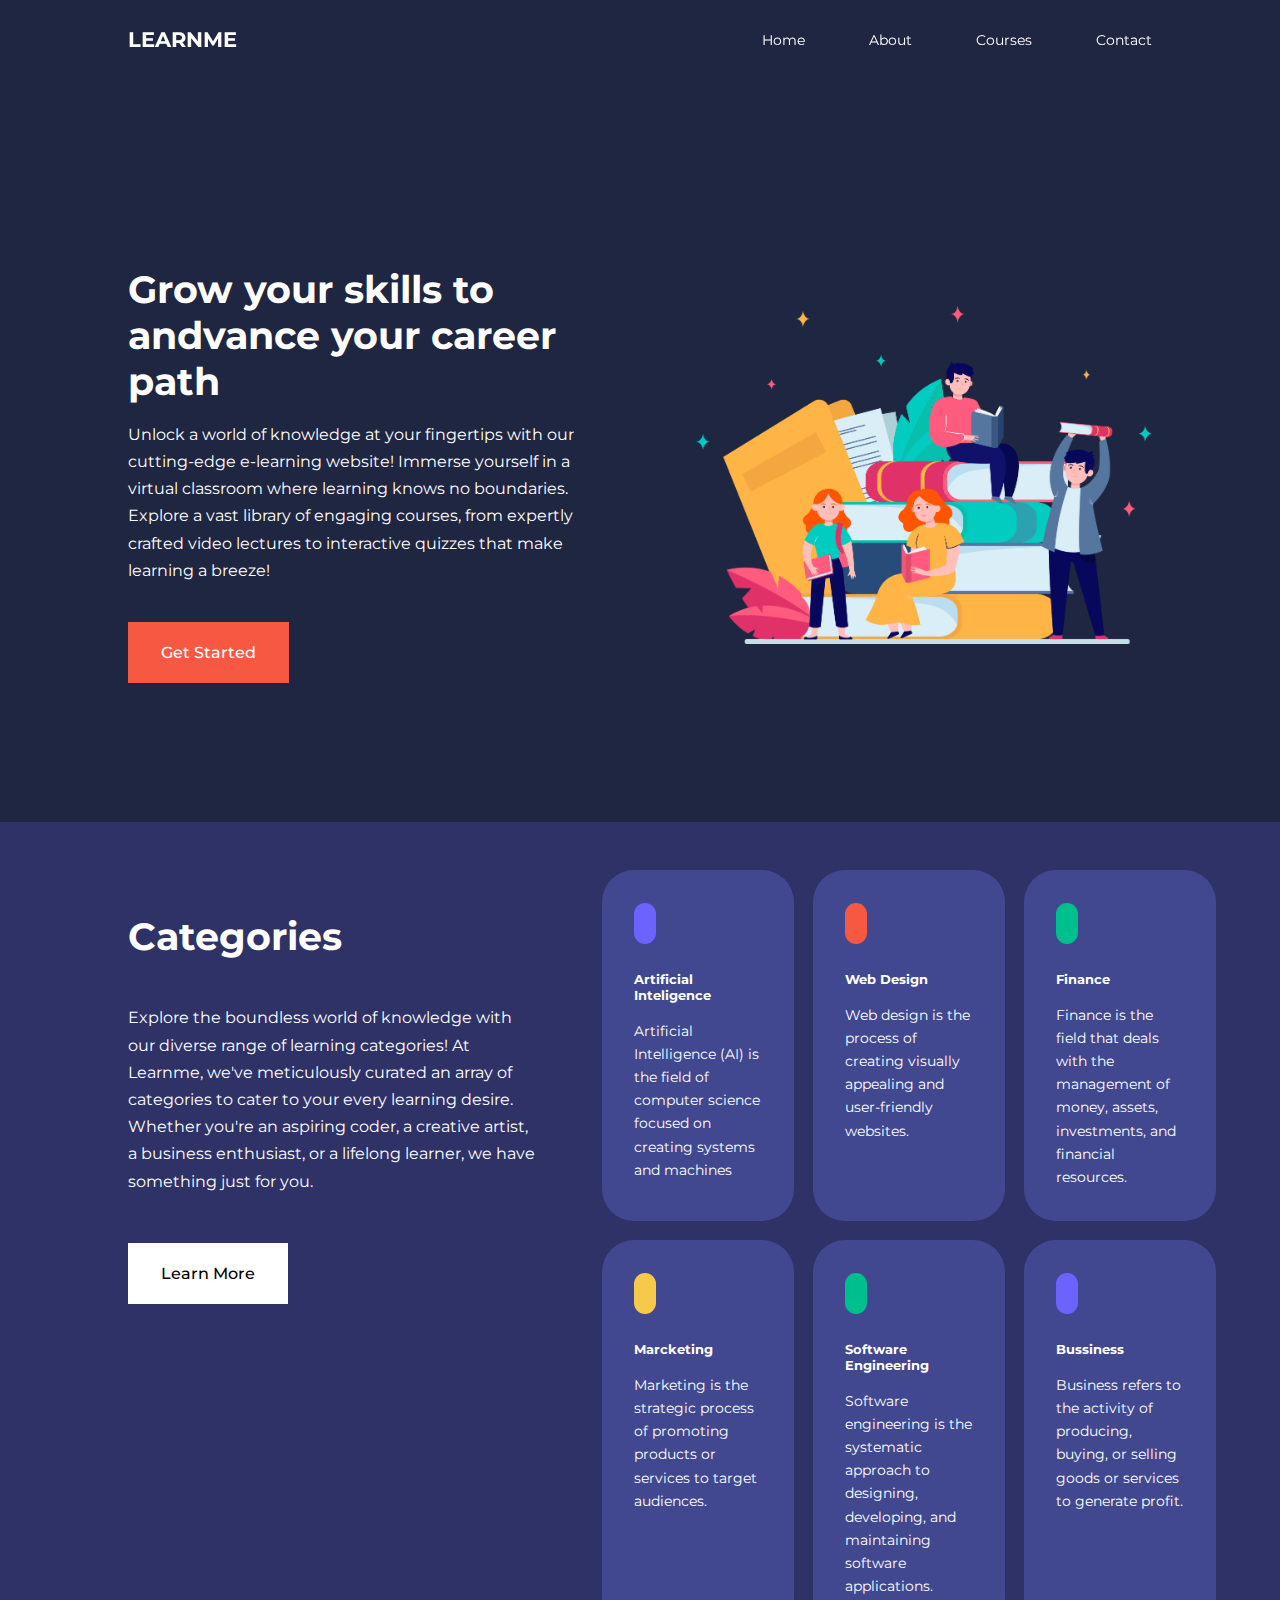
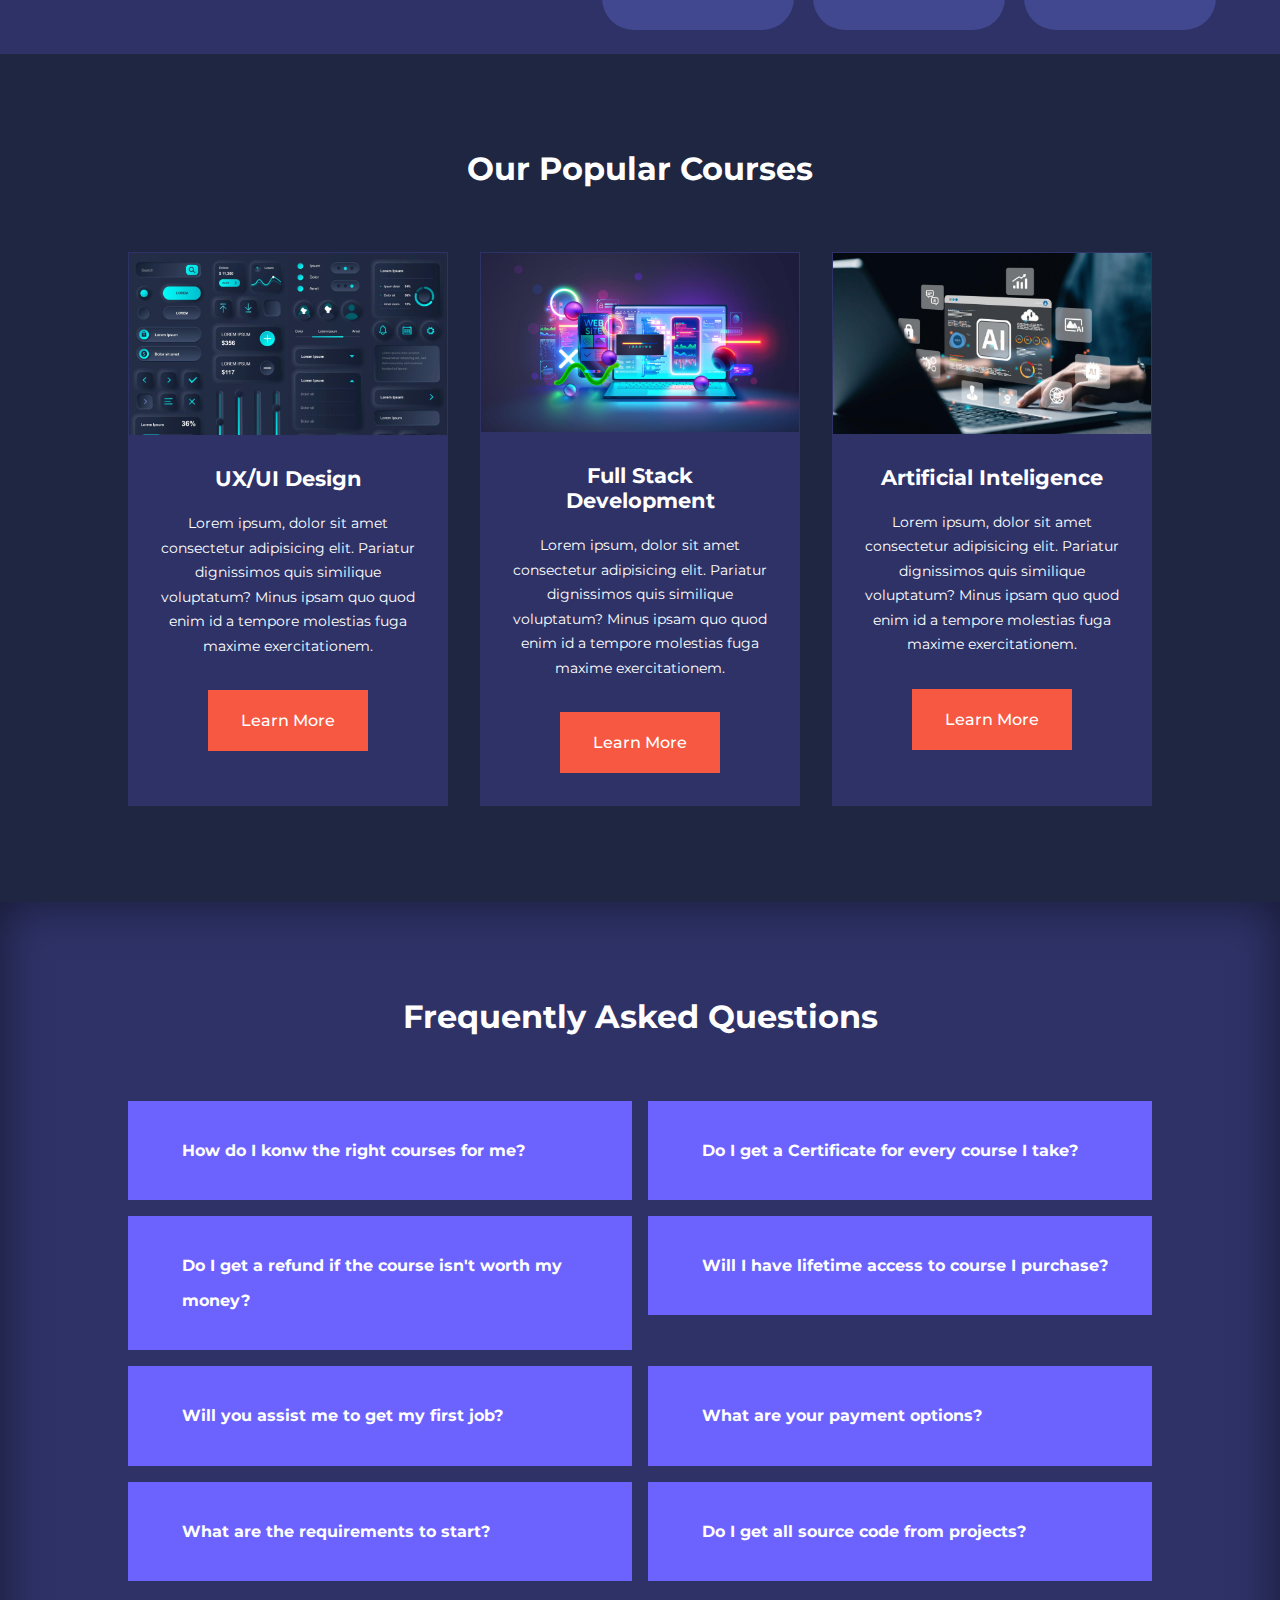
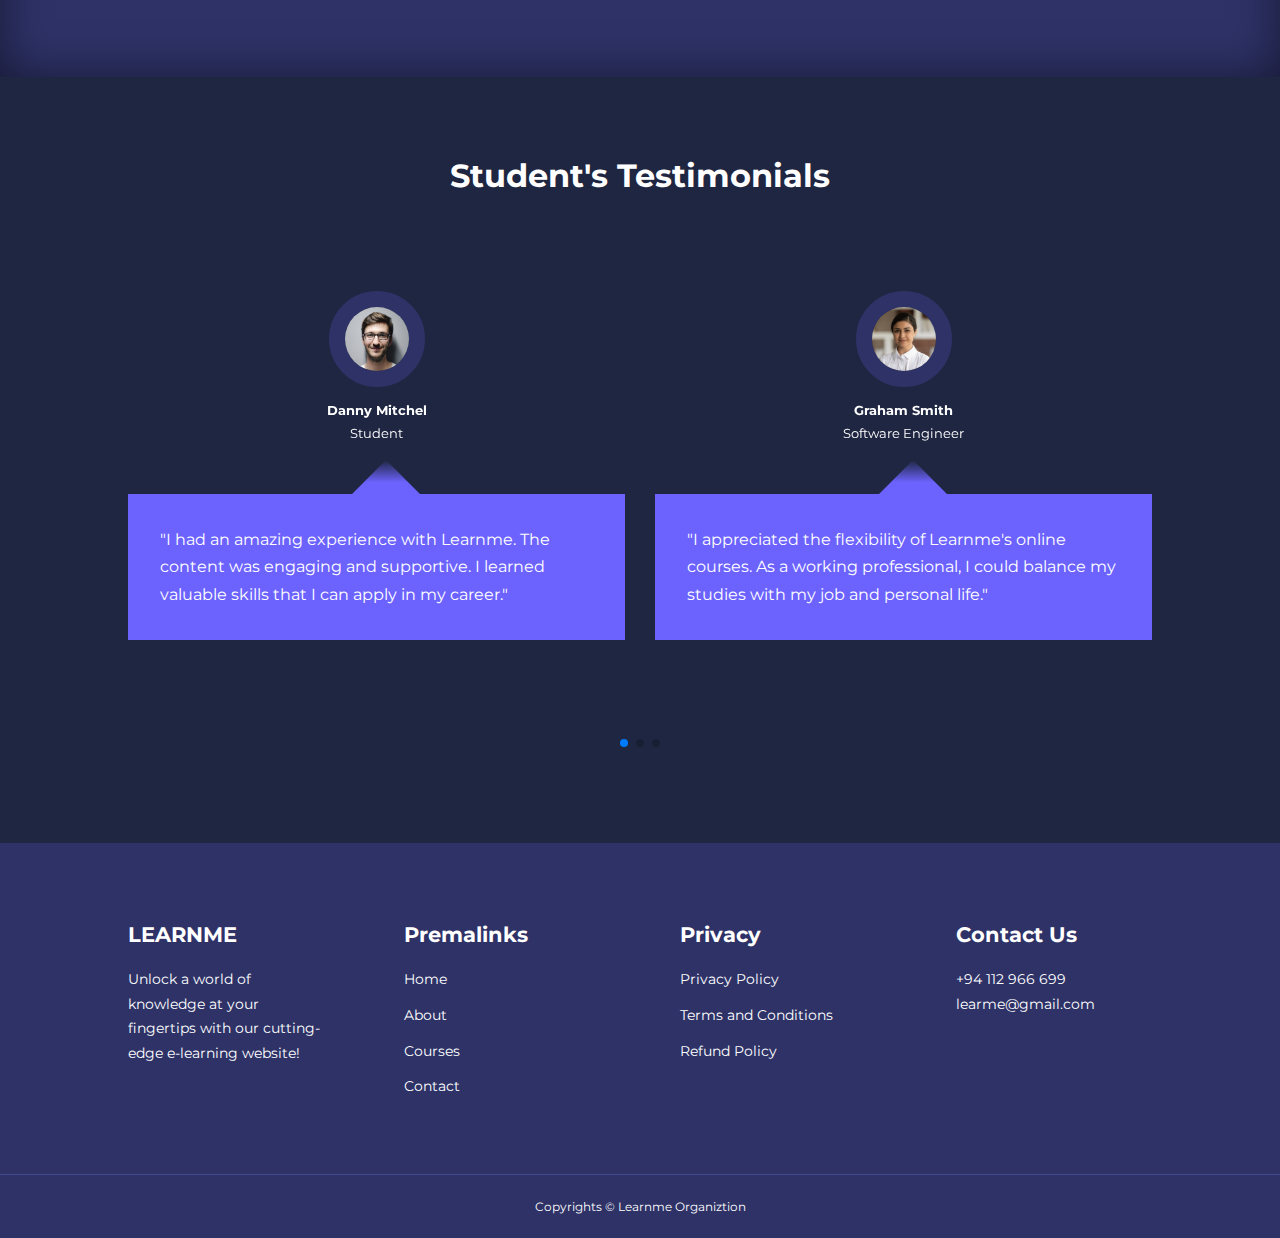
<file: index.html>
<!DOCTYPE html>
<html lang="en">
  <head>
    <meta charset="UTF-8" />
    <meta name="viewport" content="width=device-width, initial-scale=1.0" />
    <title>Learnme Education Website</title>

    <!--ICONSCOUT Icons-->
    <link
      rel="stylesheet"
      href="https://unicons.iconscout.com/release/v4.0.8/css/line.css"
    />

    <!--Google Fonts-->
    <link rel="preconnect" href="https://fonts.googleapis.com" />
    <link rel="preconnect" href="https://fonts.gstatic.com" crossorigin />
    <link
      href="https://fonts.googleapis.com/css2?family=Kanit:wght@300&family=Montserrat:wght@300;400;500;600;700;800;900&family=Outfit:wght@100;200;400;500;700;800;900&display=swap"
      rel="stylesheet"
    />

    <!-- SWIPER JS -->
    <link
      rel="stylesheet"
      href="https://cdn.jsdelivr.net/npm/swiper@10/swiper-bundle.min.css"
    />
    <link rel="stylesheet" href="./css/style.css" />
  </head>
  <body>
    <nav>
      <div class="container nav_container">
        <a href="index.html"><h4>LEARNME</h4></a>
        <ul class="nav_menu">
          <li><a href="index.html">Home</a></li>
          <li><a href="about.html">About</a></li>
          <li><a href="login.html">Courses</a></li>
          <li><a href="contact.html">Contact</a></li>
        </ul>
        <button id="open-menu-btn"><i class="uil uil-bars"></i></button>
        <button id="close-menu-btn"><i class="uil uil-multiply"></i></button>
      </div>
    </nav>

    <header>
      <div class="container header_container">
        <div class="header_left">
          <h1>Grow your skills to andvance your career path</h1>
          <p>
            Unlock a world of knowledge at your fingertips with our cutting-edge
            e-learning website! Immerse yourself in a virtual classroom where
            learning knows no boundaries. Explore a vast library of engaging
            courses, from expertly crafted video lectures to interactive quizzes
            that make learning a breeze!
          </p>
          <a href="register.html" class="btn btn-primary">Get Started</a>
        </div>

        <div class="header_right">
          <div class="header_right-image">
            <img src="./images/home.png" alt="" />
          </div>
        </div>
      </div>
    </header>

    <section class="categories">
      <div class="container categories_container">
        <div class="categories_left">
          <h1>Categories</h1>
          <p>
            Explore the boundless world of knowledge with our diverse range of
            learning categories! At Learnme, we've meticulously curated an array
            of categories to cater to your every learning desire. Whether you're
            an aspiring coder, a creative artist, a business enthusiast, or a
            lifelong learner, we have something just for you.
          </p>
          <a href="#" class="btn">Learn More</a>
        </div>

        <div class="categories_right">
          <article class="category">
            <span class="category_icon">
              <i class="uil uil-brain"></i>
            </span>
            <h5>Artificial Inteligence</h5>
            <p>
              Artificial Intelligence (AI) is the field of computer science
              focused on creating systems and machines
            </p>
          </article>

          <article class="category">
            <span class="category_icon">
              <i class="uil uil-palette"></i>
            </span>
            <h5>Web Design</h5>
            <p>
              Web design is the process of creating visually appealing and
              user-friendly websites.
            </p>
          </article>

          <article class="category">
            <span class="category_icon">
              <i class="uil uil-usd-circle"></i>
            </span>
            <h5>Finance</h5>
            <p>
              Finance is the field that deals with the management of money,
              assets, investments, and financial resources.
            </p>
          </article>

          <article class="category">
            <span class="category_icon">
              <i class="uil uil-megaphone"></i>
            </span>
            <h5>Marcketing</h5>
            <p>
              Marketing is the strategic process of promoting products or
              services to target audiences.
            </p>
          </article>

          <article class="category">
            <span class="category_icon">
              <i class="uil uil-docker"></i>
            </span>
            <h5>Software Engineering</h5>
            <p>
              Software engineering is the systematic approach to designing,
              developing, and maintaining software applications.
            </p>
          </article>

          <article class="category">
            <span class="category_icon">
              <i class="uil uil-puzzle-piece"></i>
            </span>
            <h5>Bussiness</h5>
            <p>
              Business refers to the activity of producing, buying, or selling
              goods or services to generate profit.
            </p>
          </article>
        </div>
      </div>
    </section>

    <section class="courses">
      <h2>Our Popular Courses</h2>
      <div class="container courses_container">
        <article class="course">
          <div class="course_image">
            <img src="./images/course1.jpg" alt="" />
          </div>
          <div class="course_info">
            <h4>UX/UI Design</h4>
            <p>
              Lorem ipsum, dolor sit amet consectetur adipisicing elit. Pariatur
              dignissimos quis similique voluptatum? Minus ipsam quo quod enim
              id a tempore molestias fuga maxime exercitationem.
            </p>
            <a href="login.html" class="btn btn-primary">Learn More</a>
          </div>
        </article>

        <article class="course">
          <div class="course_image">
            <img src="./images/course2.jpg" alt="" />
          </div>
          <div class="course_info">
            <h4>Full Stack Development</h4>
            <p>
              Lorem ipsum, dolor sit amet consectetur adipisicing elit. Pariatur
              dignissimos quis similique voluptatum? Minus ipsam quo quod enim
              id a tempore molestias fuga maxime exercitationem.
            </p>
            <a href="login.html" class="btn btn-primary">Learn More</a>
          </div>
        </article>

        <article class="course">
          <div class="course_image">
            <img src="./images/course3.jpg" alt="" />
          </div>
          <div class="course_info">
            <h4>Artificial Inteligence</h4>
            <p>
              Lorem ipsum, dolor sit amet consectetur adipisicing elit. Pariatur
              dignissimos quis similique voluptatum? Minus ipsam quo quod enim
              id a tempore molestias fuga maxime exercitationem.
            </p>
            <a href="login.html" class="btn btn-primary">Learn More</a>
          </div>
        </article>
      </div>
    </section>

    <section class="faqs">
      <h2>Frequently Asked Questions</h2>
      <div class="container faqs_container">
        <article class="faq">
          <div class="faq_icon"><i class="uil uil-plus"></i></div>
          <div class="question_answer">
            <h4>How do I konw the right courses for me?</h4>
            <p>
              Choosing the right courses to match your interests and goals is a
              critical step in your e-learning journey.
            </p>
          </div>
        </article>

        <article class="faq">
          <div class="faq_icon"><i class="uil uil-plus"></i></div>
          <div class="question_answer">
            <h4>Do I get a Certificate for every course I take?</h4>
            <p>
              Many of our courses offer certificates upon successful completion.
              These certificates are a testament to your achievement and can be
              a valuable addition to your resume or portfolio.
            </p>
          </div>
        </article>

        <article class="faq">
          <div class="faq_icon"><i class="uil uil-plus"></i></div>
          <div class="question_answer">
            <h4>Do I get a refund if the course isn't worth my money?</h4>
            <p>
              We strive to provide high-quality courses that meet your
              expectations. If you're not satisfied with a course, we encourage
              you to reach out to our support team within a specified refund
              period.
            </p>
          </div>
        </article>

        <article class="faq">
          <div class="faq_icon"><i class="uil uil-plus"></i></div>
          <div class="question_answer">
            <h4>Will I have lifetime access to course I purchase?</h4>
            <p>
              In many cases, once you purchase a course, you will indeed have
              lifetime access to it. This means you can revisit the course
              content at your own pace, review materials, and stay up-to-date
              with any updates or improvements.
            </p>
          </div>
        </article>

        <article class="faq">
          <div class="faq_icon"><i class="uil uil-plus"></i></div>
          <div class="question_answer">
            <h4>Will you assist me to get my first job?</h4>
            <p>
              Our courses are designed to provide you with practical skills and
              knowledge that are in demand in the job market. By completing our
              courses, you'll acquire valuable competencies that can make you a
              more attractive candidate to employers.
            </p>
          </div>
        </article>

        <article class="faq">
          <div class="faq_icon"><i class="uil uil-plus"></i></div>
          <div class="question_answer">
            <h4>What are your payment options?</h4>
            <p>
              We accept major credit and debit cards, including Visa,
              MasterCard, American Express, and Discover. Our secure payment
              processing ensures your sensitive information is protected.
            </p>
          </div>
        </article>

        <article class="faq">
          <div class="faq_icon"><i class="uil uil-plus"></i></div>
          <div class="question_answer">
            <h4>What are the requirements to start?</h4>
            <p>
              In most cases, there are no specific educational prerequisites to
              enroll in our courses. We welcome learners of all educational
              backgrounds, from beginners to advanced levels.
            </p>
          </div>
        </article>

        <article class="faq">
          <div class="faq_icon"><i class="uil uil-plus"></i></div>
          <div class="question_answer">
            <h4>Do I get all source code from projects?</h4>
            <p>
              Whether you receive access to source code varies from course to
              course. Some courses may include full access to project source
              code, while others may provide code samples or demonstrations.
            </p>
          </div>
        </article>
      </div>
    </section>

    <section class="container testimonials_container swiper mySwiper">
      <h2>Student's Testimonials</h2>
      <div class="swiper-wrapper">
        <article class="testimonial swiper-slide">
          <div class="avatar">
            <img src="./images/st1.jpg" alt="" />
          </div>
          <div class="testimonial_info">
            <h5>Danny Mitchel</h5>
            <small>Student</small>
          </div>
          <div class="testimonial_body">
            <p>
              "I had an amazing experience with Learnme. The content was
              engaging and supportive. I learned valuable skills that I can
              apply in my career."
            </p>
          </div>
        </article>

        <article class="testimonial swiper-slide">
          <div class="avatar">
            <img src="./images/st2.jpg" alt="" />
          </div>
          <div class="testimonial_info">
            <h5>Graham Smith</h5>
            <small>Software Engineer</small>
          </div>
          <div class="testimonial_body">
            <p>
              "I appreciated the flexibility of Learnme's online courses. As a
              working professional, I could balance my studies with my job and
              personal life."
            </p>
          </div>
        </article>

        <article class="testimonial swiper-slide">
          <div class="avatar">
            <img src="./images/st3.jpg" alt="" />
          </div>
          <div class="testimonial_info">
            <h5>Kasun Sampath</h5>
            <small>UX/UI Engineer</small>
          </div>
          <div class="testimonial_body">
            <p>
              "One of the things I loved about Learnme was its global
              perspective. I had the opportunity to learn from professors and
              classmates from around the world."
            </p>
          </div>
        </article>

        <article class="testimonial swiper-slide">
          <div class="avatar">
            <img src="./images/st4.jpg" alt="" />
          </div>
          <div class="testimonial_info">
            <h5>Faruzi Ahmed</h5>
            <small>Graphic Designer</small>
          </div>
          <div class="testimonial_body">
            <p>
              "I highly recommend Learnme to anyone seeking quality education.
              It's a place where you can thrive academically and personally."
            </p>
          </div>
        </article>
      </div>
      <div class="swiper-pagination"></div>
    </section>

    <footer class="footer">
      <div class="container footer_container">
        <div class="footer_1">
          <a href="index.html" class="footer_logo"><h4>LEARNME</h4></a>
          <p>
            Unlock a world of knowledge at your fingertips with our cutting-edge
            e-learning website!
          </p>
        </div>

        <div class="footer_2">
          <h4>Premalinks</h4>
          <ul class="premalinks">
            <li><a href="index.html">Home</a></li>
            <li><a href="about.html">About</a></li>
            <li><a href="login.html">Courses</a></li>
            <li><a href="contact.html">Contact</a></li>
          </ul>
        </div>

        <div class="footer_3">
          <h4>Privacy</h4>
          <ul class="privacy">
            <li><a href="#">Privacy Policy</a></li>
            <li><a href="#">Terms and Conditions</a></li>
            <li><a href="#">Refund Policy</a></li>
          </ul>
        </div>

        <div class="footer_4">
          <h4>Contact Us</h4>
          <div>
            <p>+94 112 966 699</p>
            <p>learme@gmail.com</p>
          </div>
          <ul class="footer_socials">
            <li>
              <a href="#"><i class="uil uil-facebook-f"></i></a>
            </li>
            <li>
              <a href="#"><i class="uil uil-instagram-alt"></i></a>
            </li>
            <li>
              <a href="#"><i class="uil uil-twitter"></i></a>
            </li>
            <li>
              <a href="#"><i class="uil uil-linkedin-alt"></i></a>
            </li>
          </ul>
        </div>
      </div>

      <div class="footer_copyrights">
        <small>Copyrights &copy; Learnme Organiztion</small>
      </div>
    </footer>

    <script src="https://cdn.jsdelivr.net/npm/swiper@10/swiper-bundle.min.js"></script>
    <script src="./main.js"></script>

    <script>
      var swiper = new Swiper('.mySwiper', {
        slidesPerView: 1,
        spaceBetween: 30,
        pagination: {
          el: '.swiper-pagination',
          clickable: true,
        },

        breakpoints: {
          600: {
            slidesPerView: 2,
          },
        },
      });
    </script>
  </body>
</html>
</file>
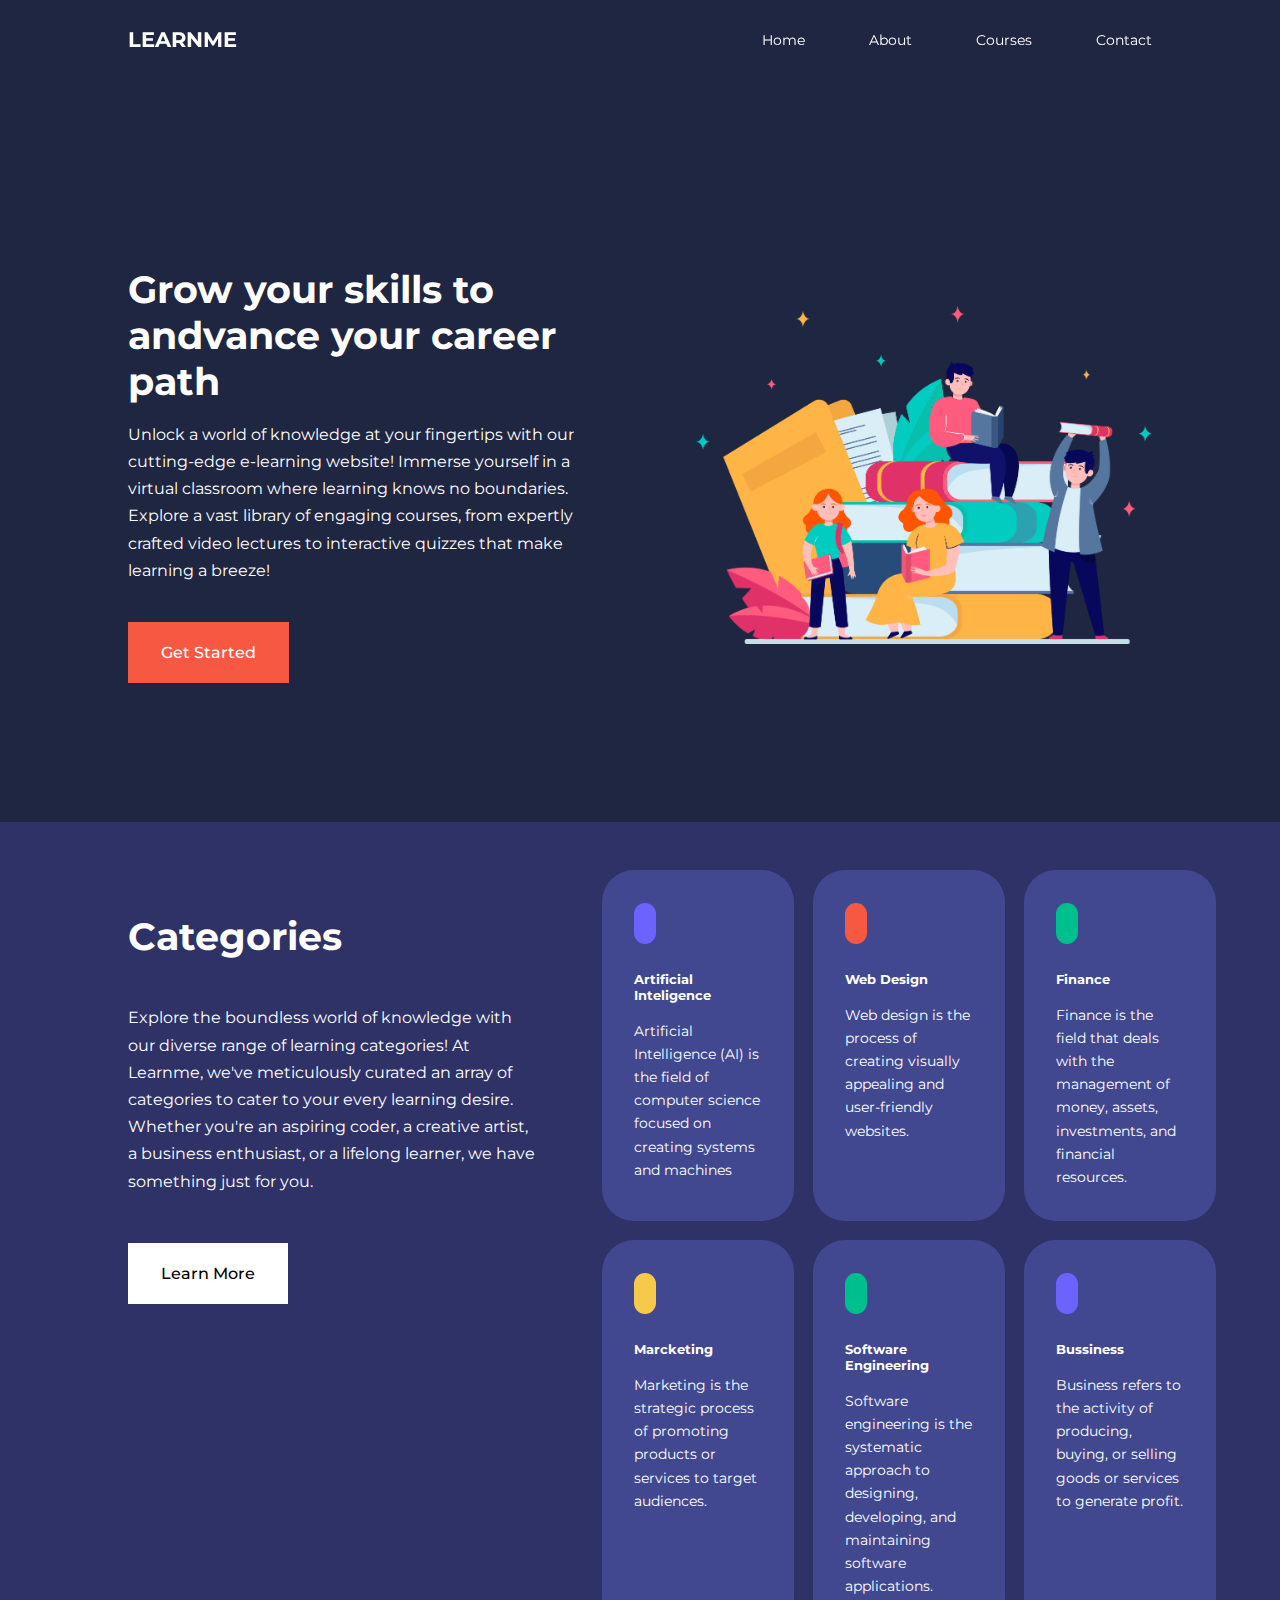
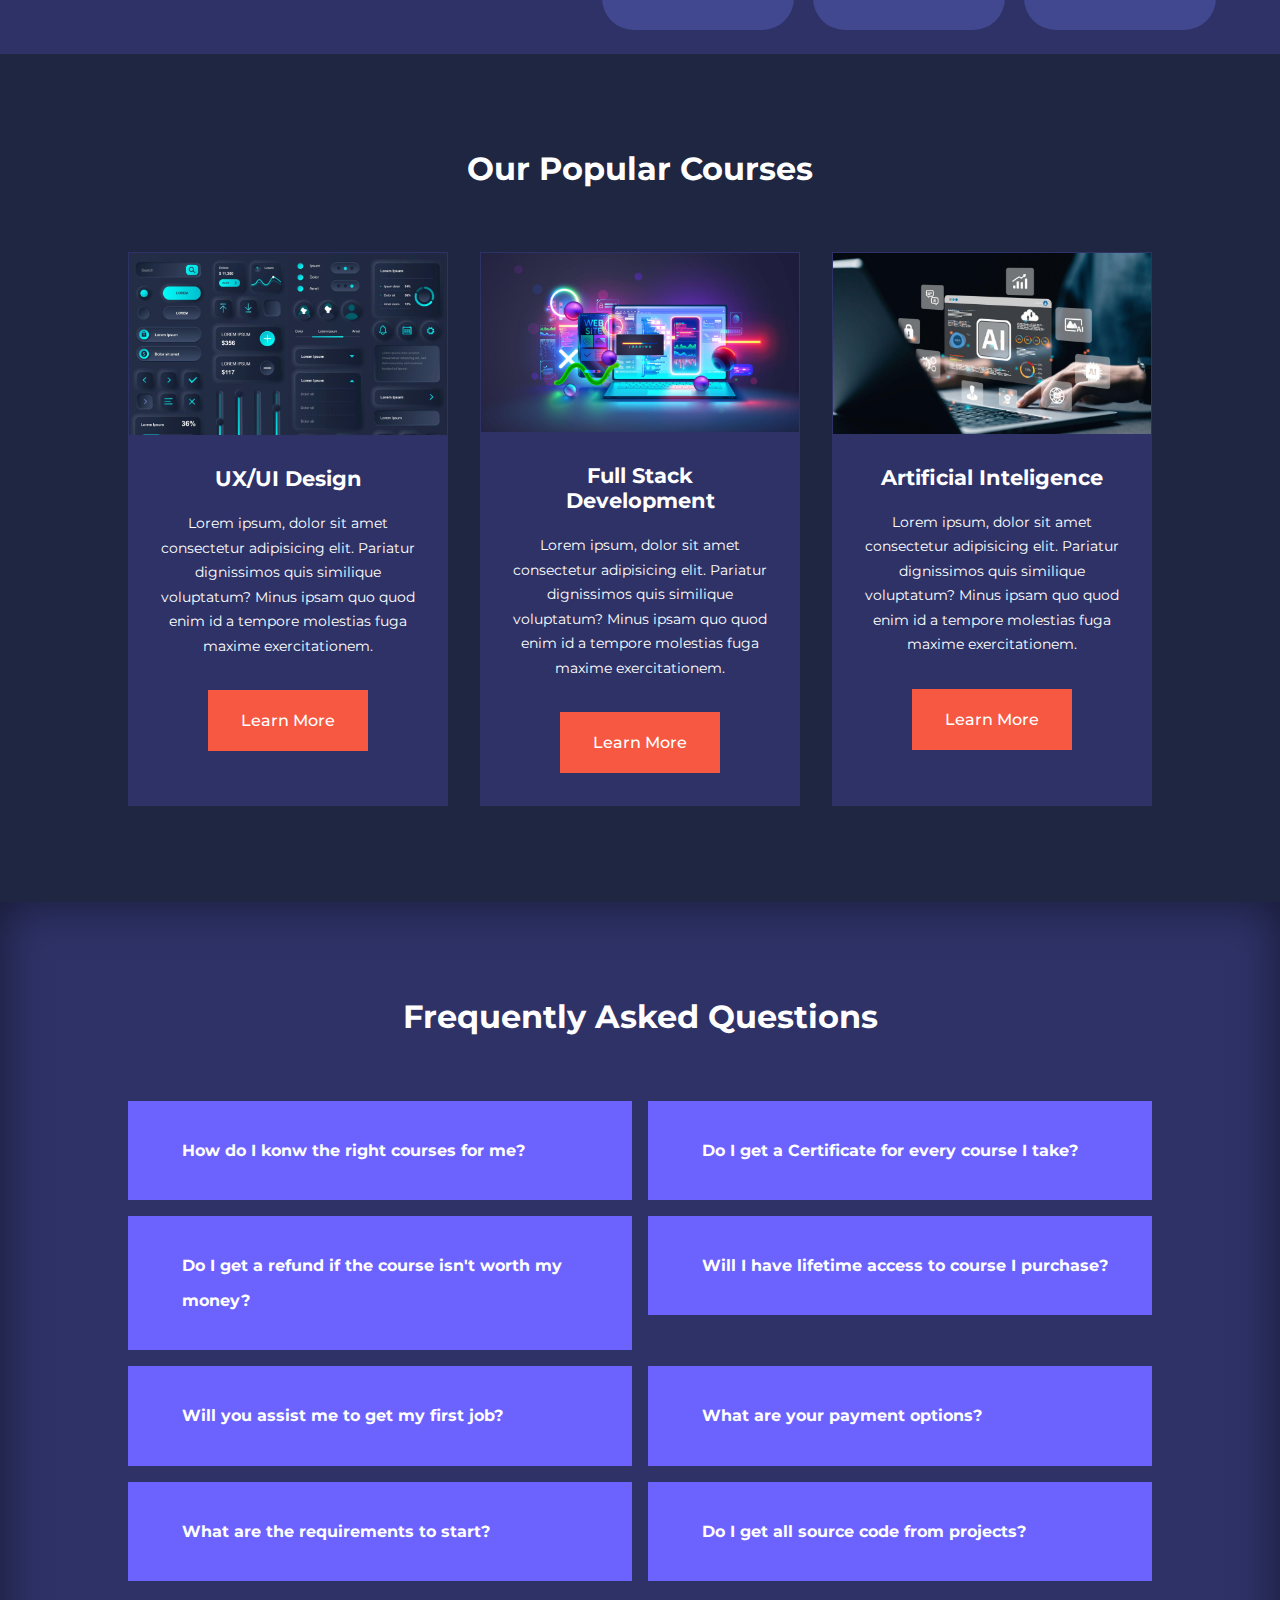
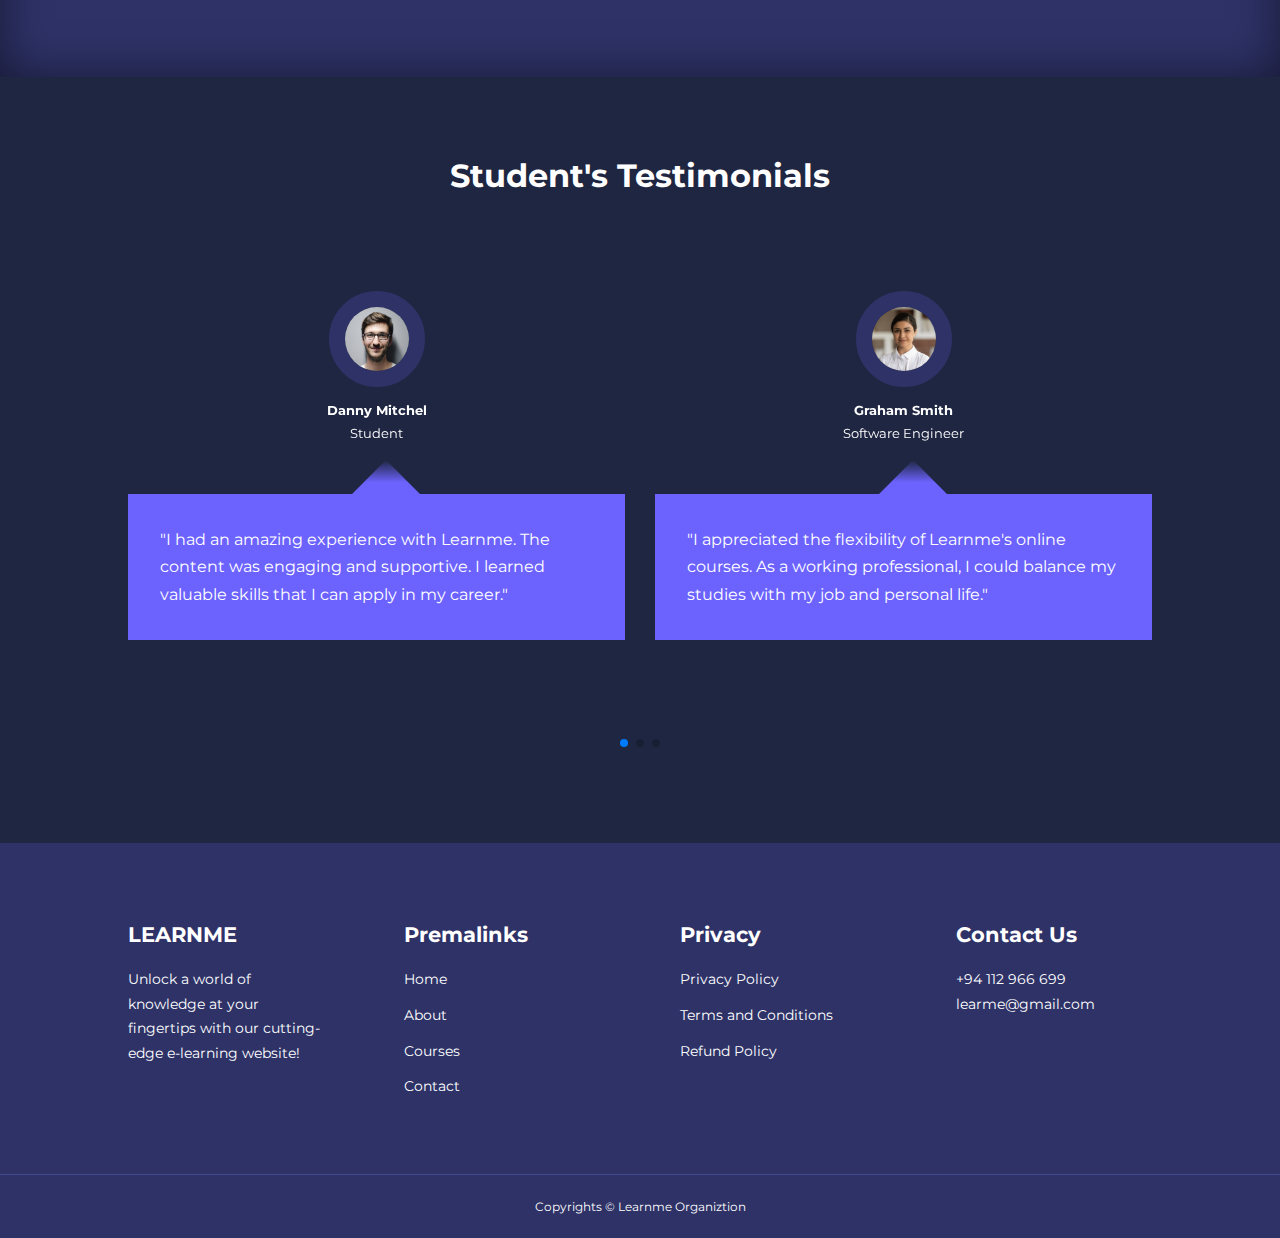
<file: docs/index.html>
<!DOCTYPE html>
<html lang="en">
  <head>
    <meta charset="UTF-8" />
    <meta name="viewport" content="width=device-width, initial-scale=1.0" />
    <title>Learnme Education Website</title>

    <!--ICONSCOUT Icons-->
    <link
      rel="stylesheet"
      href="https://unicons.iconscout.com/release/v4.0.8/css/line.css"
    />

    <!--Google Fonts-->
    <link rel="preconnect" href="https://fonts.googleapis.com" />
    <link rel="preconnect" href="https://fonts.gstatic.com" crossorigin />
    <link
      href="https://fonts.googleapis.com/css2?family=Kanit:wght@300&family=Montserrat:wght@300;400;500;600;700;800;900&family=Outfit:wght@100;200;400;500;700;800;900&display=swap"
      rel="stylesheet"
    />

    <!-- SWIPER JS -->
    <link
      rel="stylesheet"
      href="https://cdn.jsdelivr.net/npm/swiper@10/swiper-bundle.min.css"
    />
    <link rel="stylesheet" href="./css/style.css" />
  </head>
  <body>
    <nav>
      <div class="container nav_container">
        <a href="index.html"><h4>LEARNME</h4></a>
        <ul class="nav_menu">
          <li><a href="index.html">Home</a></li>
          <li><a href="about.html">About</a></li>
          <li><a href="courses.html">Courses</a></li>
          <li><a href="contact.html">Contact</a></li>
        </ul>
        <button id="open-menu-btn"><i class="uil uil-bars"></i></button>
        <button id="close-menu-btn"><i class="uil uil-multiply"></i></button>
      </div>
    </nav>

    <header>
      <div class="container header_container">
        <div class="header_left">
          <h1>Grow your skills to andvance your career path</h1>
          <p>
            Unlock a world of knowledge at your fingertips with our cutting-edge
            e-learning website! Immerse yourself in a virtual classroom where
            learning knows no boundaries. Explore a vast library of engaging
            courses, from expertly crafted video lectures to interactive quizzes
            that make learning a breeze!
          </p>
          <a href="register.html" class="btn btn-primary">Get Started</a>
        </div>

        <div class="header_right">
          <div class="header_right-image">
            <img src="./images/home.png" alt="" />
          </div>
        </div>
      </div>
    </header>

    <section class="categories">
      <div class="container categories_container">
        <div class="categories_left">
          <h1>Categories</h1>
          <p>
            Explore the boundless world of knowledge with our diverse range of
            learning categories! At Learnme, we've meticulously curated an array
            of categories to cater to your every learning desire. Whether you're
            an aspiring coder, a creative artist, a business enthusiast, or a
            lifelong learner, we have something just for you.
          </p>
          <a href="#" class="btn">Learn More</a>
        </div>

        <div class="categories_right">
          <article class="category">
            <span class="category_icon">
              <i class="uil uil-brain"></i>
            </span>
            <h5>Artificial Inteligence</h5>
            <p>
              Artificial Intelligence (AI) is the field of computer science
              focused on creating systems and machines
            </p>
          </article>

          <article class="category">
            <span class="category_icon">
              <i class="uil uil-palette"></i>
            </span>
            <h5>Web Design</h5>
            <p>
              Web design is the process of creating visually appealing and
              user-friendly websites.
            </p>
          </article>

          <article class="category">
            <span class="category_icon">
              <i class="uil uil-usd-circle"></i>
            </span>
            <h5>Finance</h5>
            <p>
              Finance is the field that deals with the management of money,
              assets, investments, and financial resources.
            </p>
          </article>

          <article class="category">
            <span class="category_icon">
              <i class="uil uil-megaphone"></i>
            </span>
            <h5>Marcketing</h5>
            <p>
              Marketing is the strategic process of promoting products or
              services to target audiences.
            </p>
          </article>

          <article class="category">
            <span class="category_icon">
              <i class="uil uil-docker"></i>
            </span>
            <h5>Software Engineering</h5>
            <p>
              Software engineering is the systematic approach to designing,
              developing, and maintaining software applications.
            </p>
          </article>

          <article class="category">
            <span class="category_icon">
              <i class="uil uil-puzzle-piece"></i>
            </span>
            <h5>Bussiness</h5>
            <p>
              Business refers to the activity of producing, buying, or selling
              goods or services to generate profit.
            </p>
          </article>
        </div>
      </div>
    </section>

    <section class="courses">
      <h2>Our Popular Courses</h2>
      <div class="container courses_container">
        <article class="course">
          <div class="course_image">
            <img src="./images/course1.jpg" alt="" />
          </div>
          <div class="course_info">
            <h4>UX/UI Design</h4>
            <p>
              Lorem ipsum, dolor sit amet consectetur adipisicing elit. Pariatur
              dignissimos quis similique voluptatum? Minus ipsam quo quod enim
              id a tempore molestias fuga maxime exercitationem.
            </p>
            <a href="login.html" class="btn btn-primary">Learn More</a>
          </div>
        </article>

        <article class="course">
          <div class="course_image">
            <img src="./images/course2.jpg" alt="" />
          </div>
          <div class="course_info">
            <h4>Full Stack Development</h4>
            <p>
              Lorem ipsum, dolor sit amet consectetur adipisicing elit. Pariatur
              dignissimos quis similique voluptatum? Minus ipsam quo quod enim
              id a tempore molestias fuga maxime exercitationem.
            </p>
            <a href="login.html" class="btn btn-primary">Learn More</a>
          </div>
        </article>

        <article class="course">
          <div class="course_image">
            <img src="./images/course3.jpg" alt="" />
          </div>
          <div class="course_info">
            <h4>Artificial Inteligence</h4>
            <p>
              Lorem ipsum, dolor sit amet consectetur adipisicing elit. Pariatur
              dignissimos quis similique voluptatum? Minus ipsam quo quod enim
              id a tempore molestias fuga maxime exercitationem.
            </p>
            <a href="login.html" class="btn btn-primary">Learn More</a>
          </div>
        </article>
      </div>
    </section>

    <section class="faqs">
      <h2>Frequently Asked Questions</h2>
      <div class="container faqs_container">
        <article class="faq">
          <div class="faq_icon"><i class="uil uil-plus"></i></div>
          <div class="question_answer">
            <h4>How do I konw the right courses for me?</h4>
            <p>
              Choosing the right courses to match your interests and goals is a
              critical step in your e-learning journey.
            </p>
          </div>
        </article>

        <article class="faq">
          <div class="faq_icon"><i class="uil uil-plus"></i></div>
          <div class="question_answer">
            <h4>Do I get a Certificate for every course I take?</h4>
            <p>
              Many of our courses offer certificates upon successful completion.
              These certificates are a testament to your achievement and can be
              a valuable addition to your resume or portfolio.
            </p>
          </div>
        </article>

        <article class="faq">
          <div class="faq_icon"><i class="uil uil-plus"></i></div>
          <div class="question_answer">
            <h4>Do I get a refund if the course isn't worth my money?</h4>
            <p>
              We strive to provide high-quality courses that meet your
              expectations. If you're not satisfied with a course, we encourage
              you to reach out to our support team within a specified refund
              period.
            </p>
          </div>
        </article>

        <article class="faq">
          <div class="faq_icon"><i class="uil uil-plus"></i></div>
          <div class="question_answer">
            <h4>Will I have lifetime access to course I purchase?</h4>
            <p>
              In many cases, once you purchase a course, you will indeed have
              lifetime access to it. This means you can revisit the course
              content at your own pace, review materials, and stay up-to-date
              with any updates or improvements.
            </p>
          </div>
        </article>

        <article class="faq">
          <div class="faq_icon"><i class="uil uil-plus"></i></div>
          <div class="question_answer">
            <h4>Will you assist me to get my first job?</h4>
            <p>
              Our courses are designed to provide you with practical skills and
              knowledge that are in demand in the job market. By completing our
              courses, you'll acquire valuable competencies that can make you a
              more attractive candidate to employers.
            </p>
          </div>
        </article>

        <article class="faq">
          <div class="faq_icon"><i class="uil uil-plus"></i></div>
          <div class="question_answer">
            <h4>What are your payment options?</h4>
            <p>
              We accept major credit and debit cards, including Visa,
              MasterCard, American Express, and Discover. Our secure payment
              processing ensures your sensitive information is protected.
            </p>
          </div>
        </article>

        <article class="faq">
          <div class="faq_icon"><i class="uil uil-plus"></i></div>
          <div class="question_answer">
            <h4>What are the requirements to start?</h4>
            <p>
              In most cases, there are no specific educational prerequisites to
              enroll in our courses. We welcome learners of all educational
              backgrounds, from beginners to advanced levels.
            </p>
          </div>
        </article>

        <article class="faq">
          <div class="faq_icon"><i class="uil uil-plus"></i></div>
          <div class="question_answer">
            <h4>Do I get all source code from projects?</h4>
            <p>
              Whether you receive access to source code varies from course to
              course. Some courses may include full access to project source
              code, while others may provide code samples or demonstrations.
            </p>
          </div>
        </article>
      </div>
    </section>

    <section class="container testimonials_container swiper mySwiper">
      <h2>Student's Testimonials</h2>
      <div class="swiper-wrapper">
        <article class="testimonial swiper-slide">
          <div class="avatar">
            <img src="./images/st1.jpg" alt="" />
          </div>
          <div class="testimonial_info">
            <h5>Danny Mitchel</h5>
            <small>Student</small>
          </div>
          <div class="testimonial_body">
            <p>
              "I had an amazing experience with Learnme. The content was
              engaging and supportive. I learned valuable skills that I can
              apply in my career."
            </p>
          </div>
        </article>

        <article class="testimonial swiper-slide">
          <div class="avatar">
            <img src="./images/st2.jpg" alt="" />
          </div>
          <div class="testimonial_info">
            <h5>Graham Smith</h5>
            <small>Software Engineer</small>
          </div>
          <div class="testimonial_body">
            <p>
              "I appreciated the flexibility of Learnme's online courses. As a
              working professional, I could balance my studies with my job and
              personal life."
            </p>
          </div>
        </article>

        <article class="testimonial swiper-slide">
          <div class="avatar">
            <img src="./images/st3.jpg" alt="" />
          </div>
          <div class="testimonial_info">
            <h5>Kasun Sampath</h5>
            <small>UX/UI Engineer</small>
          </div>
          <div class="testimonial_body">
            <p>
              "One of the things I loved about Learnme was its global
              perspective. I had the opportunity to learn from professors and
              classmates from around the world."
            </p>
          </div>
        </article>

        <article class="testimonial swiper-slide">
          <div class="avatar">
            <img src="./images/st4.jpg" alt="" />
          </div>
          <div class="testimonial_info">
            <h5>Faruzi Ahmed</h5>
            <small>Graphic Designer</small>
          </div>
          <div class="testimonial_body">
            <p>
              "I highly recommend Learnme to anyone seeking quality education.
              It's a place where you can thrive academically and personally."
            </p>
          </div>
        </article>
      </div>
      <div class="swiper-pagination"></div>
    </section>

    <footer class="footer">
      <div class="container footer_container">
        <div class="footer_1">
          <a href="index.html" class="footer_logo"><h4>LEARNME</h4></a>
          <p>
            Unlock a world of knowledge at your fingertips with our cutting-edge
            e-learning website!
          </p>
        </div>

        <div class="footer_2">
          <h4>Premalinks</h4>
          <ul class="premalinks">
            <li><a href="index.html">Home</a></li>
            <li><a href="about.html">About</a></li>
            <li><a href="login.html">Courses</a></li>
            <li><a href="contact.html">Contact</a></li>
          </ul>
        </div>

        <div class="footer_3">
          <h4>Privacy</h4>
          <ul class="privacy">
            <li><a href="#">Privacy Policy</a></li>
            <li><a href="#">Terms and Conditions</a></li>
            <li><a href="#">Refund Policy</a></li>
          </ul>
        </div>

        <div class="footer_4">
          <h4>Contact Us</h4>
          <div>
            <p>+94 112 966 699</p>
            <p>learme@gmail.com</p>
          </div>
          <ul class="footer_socials">
            <li>
              <a href="#"><i class="uil uil-facebook-f"></i></a>
            </li>
            <li>
              <a href="#"><i class="uil uil-instagram-alt"></i></a>
            </li>
            <li>
              <a href="#"><i class="uil uil-twitter"></i></a>
            </li>
            <li>
              <a href="#"><i class="uil uil-linkedin-alt"></i></a>
            </li>
          </ul>
        </div>
      </div>

      <div class="footer_copyrights">
        <small>Copyrights &copy; Learnme Organiztion</small>
      </div>
    </footer>

    <script src="https://cdn.jsdelivr.net/npm/swiper@10/swiper-bundle.min.js"></script>
    <script src="./main.js"></script>

    <script>
      var swiper = new Swiper('.mySwiper', {
        slidesPerView: 1,
        spaceBetween: 30,
        pagination: {
          el: '.swiper-pagination',
          clickable: true,
        },

        breakpoints: {
          600: {
            slidesPerView: 2,
          },
        },
      });
    </script>
  </body>
</html>
</file>
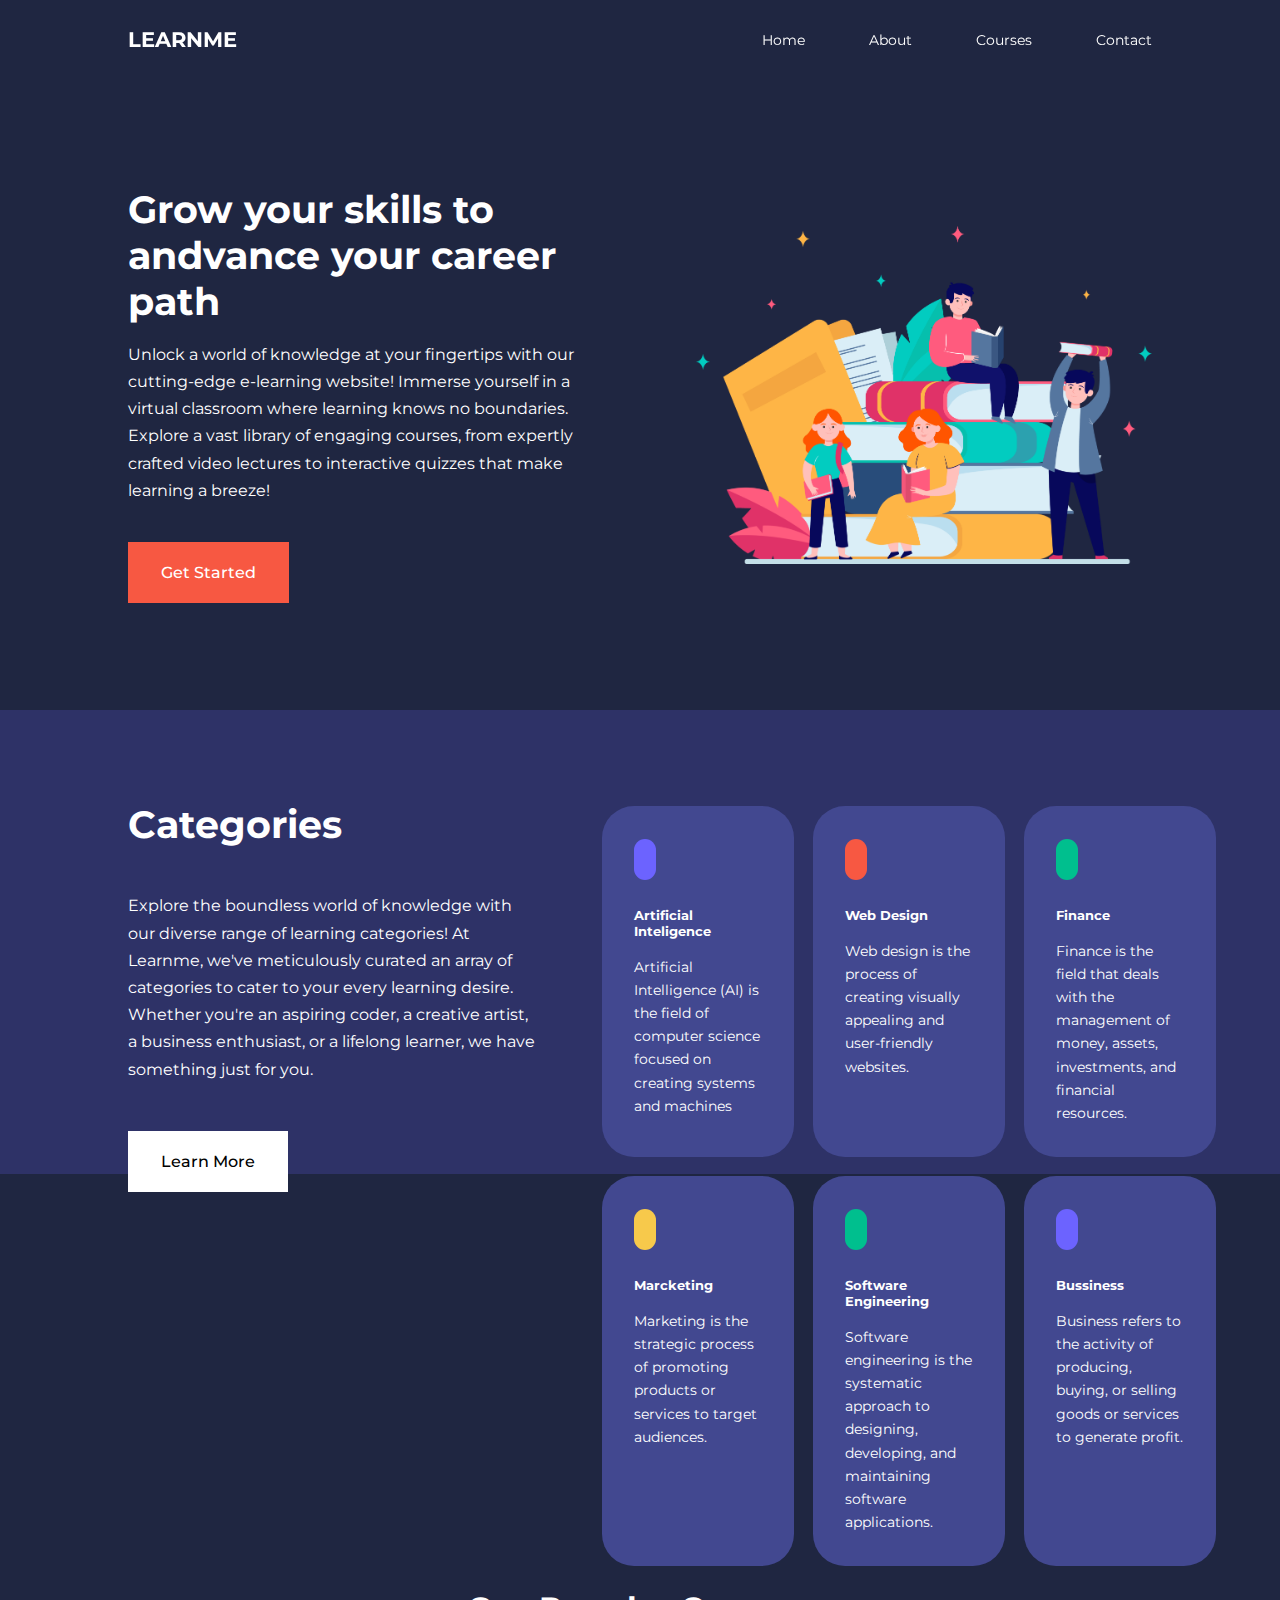
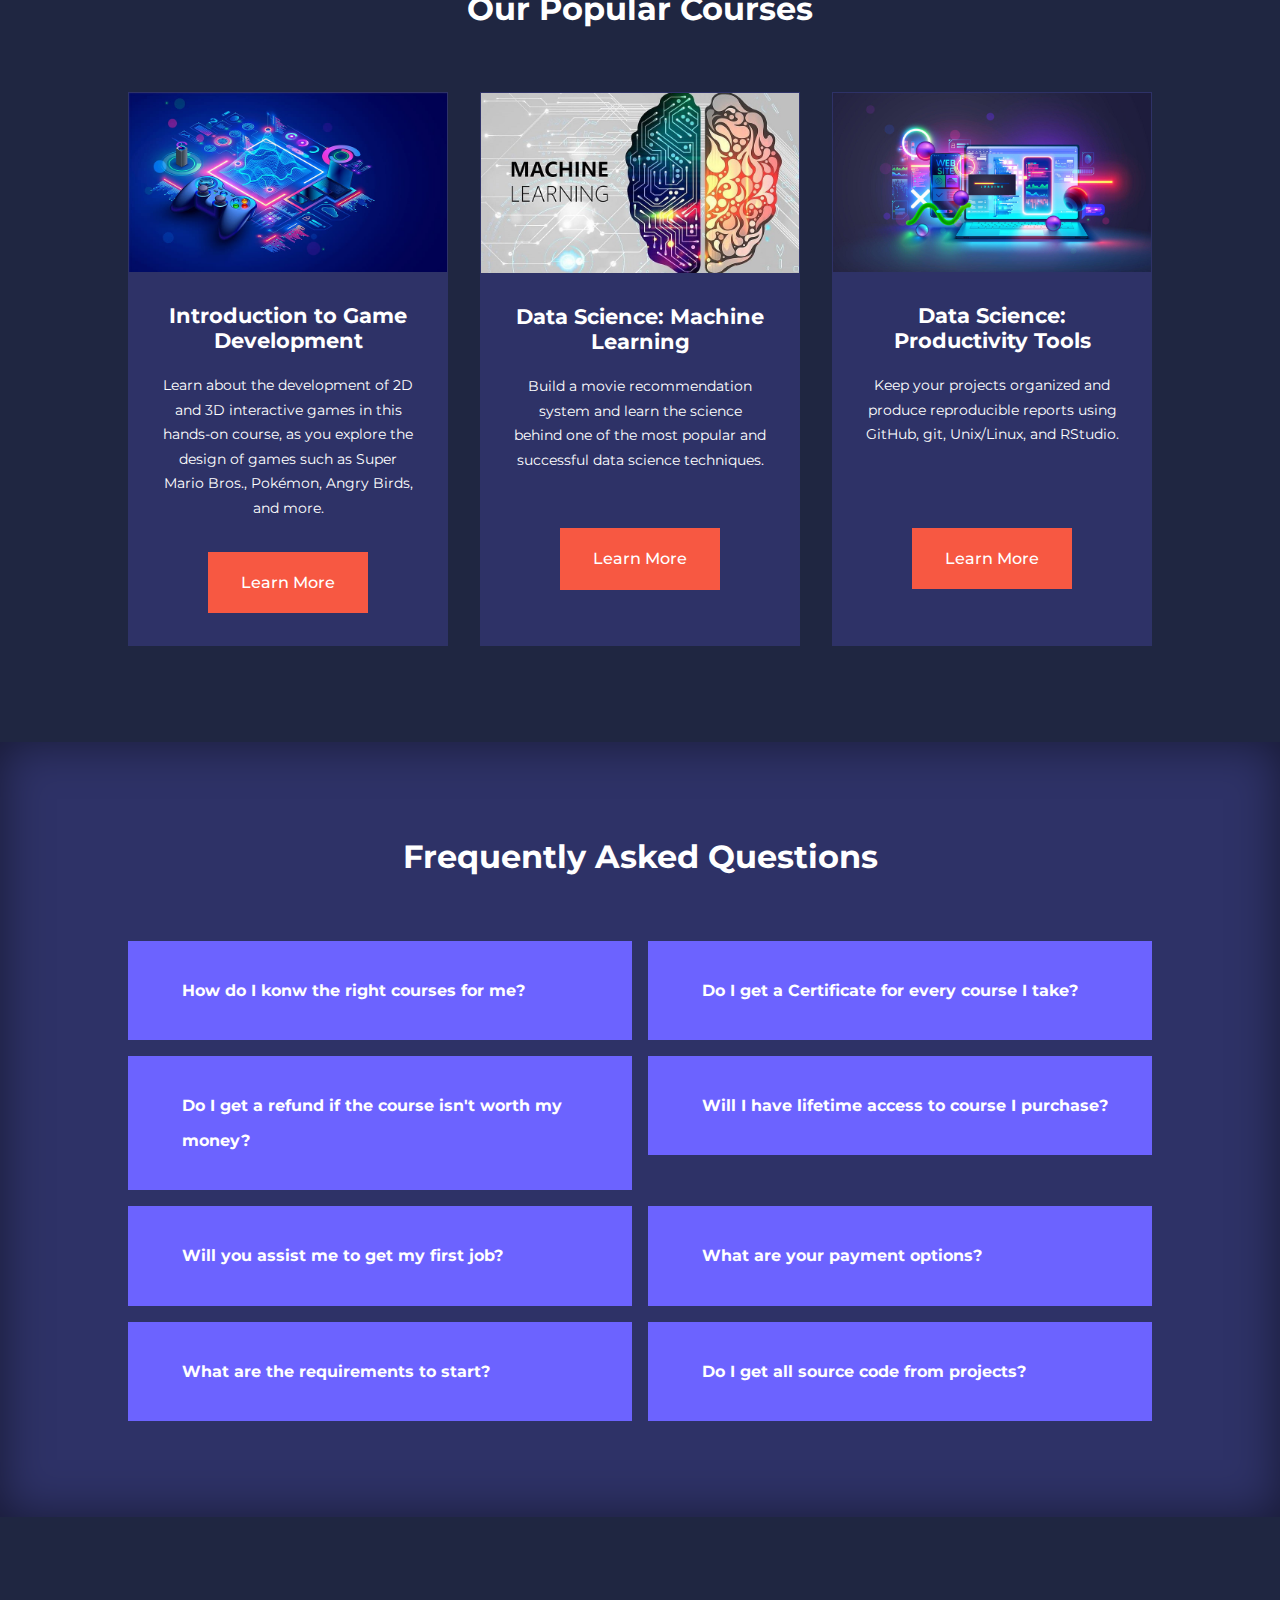
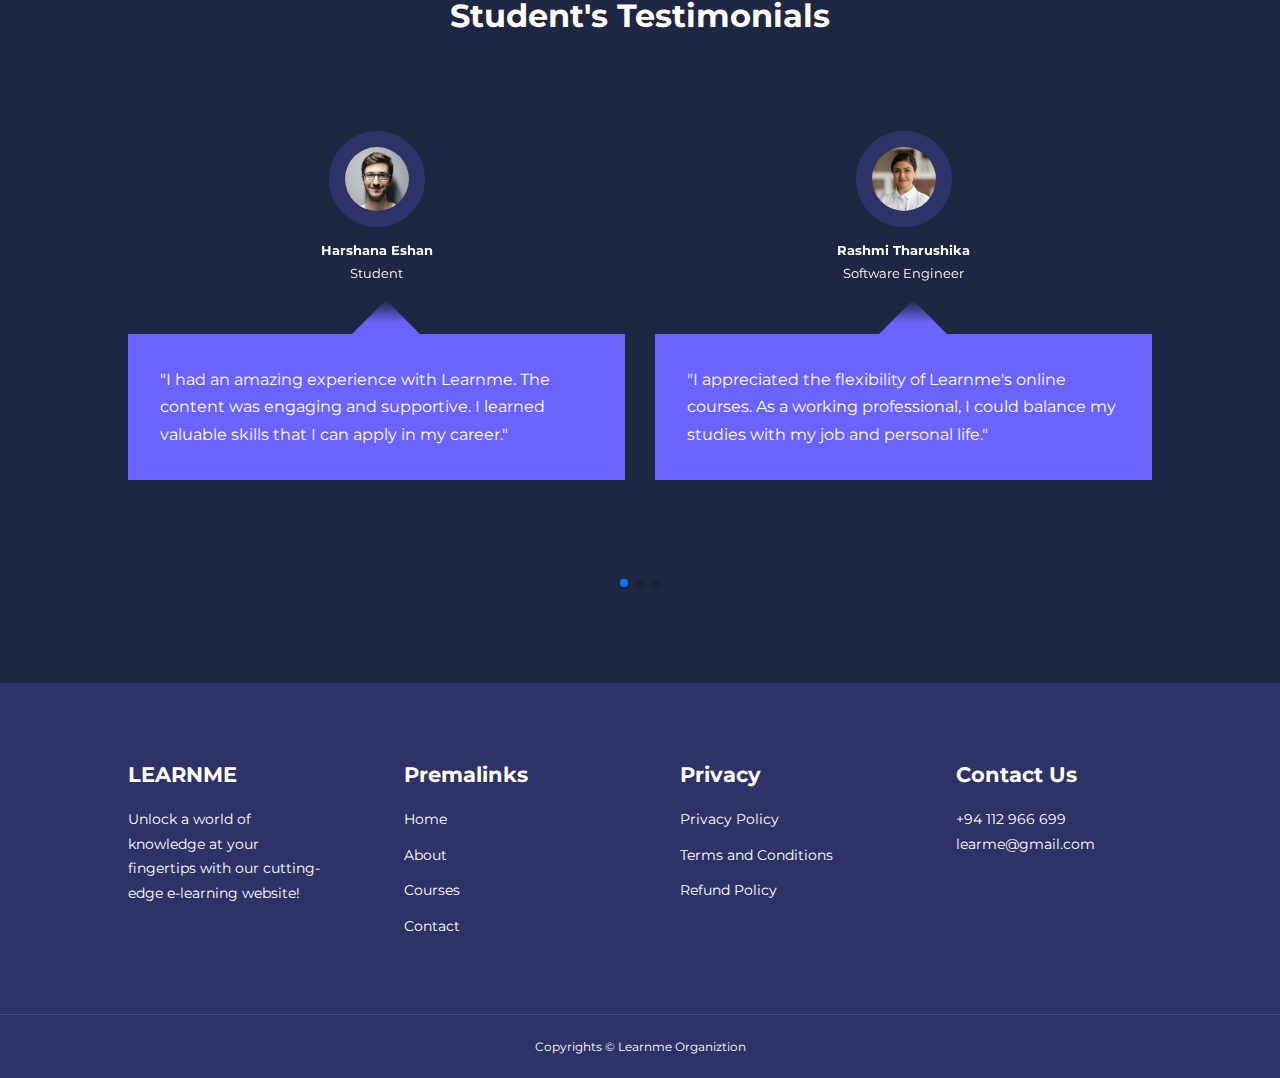
<file: Web Project/index.html>
<!DOCTYPE html>
<html lang="en">
  <head>
    <meta charset="UTF-8" />
    <meta name="viewport" content="width=device-width, initial-scale=1.0" />
    <title>Learnme Education Website</title>

    <!--ICONSCOUT Icons-->
    <link
      rel="stylesheet"
      href="https://unicons.iconscout.com/release/v4.0.8/css/line.css"
    />

    <!--Google Fonts-->
    <link rel="preconnect" href="https://fonts.googleapis.com" />
    <link rel="preconnect" href="https://fonts.gstatic.com" crossorigin />
    <link
      href="https://fonts.googleapis.com/css2?family=Kanit:wght@300&family=Montserrat:wght@300;400;500;600;700;800;900&family=Outfit:wght@100;200;400;500;700;800;900&display=swap"
      rel="stylesheet"
    />

    <!-- SWIPER JS -->
    <link
      rel="stylesheet"
      href="https://cdn.jsdelivr.net/npm/swiper@10/swiper-bundle.min.css"
    />
    <link rel="stylesheet" href="./css/style.css" />
  </head>
  <body>
    <nav>
      <div class="container nav_container">
        <a href="index.html"><h4>LEARNME</h4></a>
        <ul class="nav_menu">
          <li><a href="index.html">Home</a></li>
          <li><a href="about.html">About</a></li>
          <li><a href="login.html">Courses</a></li>
          <li><a href="contact.html">Contact</a></li>
        </ul>
        <button id="open-menu-btn"><i class="uil uil-bars"></i></button>
        <button id="close-menu-btn"><i class="uil uil-multiply"></i></button>
      </div>
    </nav>

    <header>
      <div class="container header_container">
        <div class="header_left">
          <h1>Grow your skills to andvance your career path</h1>
          <p>
            Unlock a world of knowledge at your fingertips with our cutting-edge
            e-learning website! Immerse yourself in a virtual classroom where
            learning knows no boundaries. Explore a vast library of engaging
            courses, from expertly crafted video lectures to interactive quizzes
            that make learning a breeze!
          </p>
          <a href="register.html" class="btn btn-primary">Get Started</a>
        </div>

        <div class="header_right">
          <div class="header_right-image">
            <img src="./images/home.png" alt="" />
          </div>
        </div>
      </div>
    </header>

    <section class="categories">
      <div class="container categories_container">
        <div class="categories_left">
          <h1>Categories</h1>
          <p>
            Explore the boundless world of knowledge with our diverse range of
            learning categories! At Learnme, we've meticulously curated an array
            of categories to cater to your every learning desire. Whether you're
            an aspiring coder, a creative artist, a business enthusiast, or a
            lifelong learner, we have something just for you.
          </p>
          <a href="courses.html" class="btn">Learn More</a>
        </div>

        <div class="categories_right">
          <article class="category">
            <span class="category_icon">
              <i class="uil uil-brain"></i>
            </span>
            <h5>Artificial Inteligence</h5>
            <p>
              Artificial Intelligence (AI) is the field of computer science
              focused on creating systems and machines
            </p>
          </article>

          <article class="category">
            <span class="category_icon">
              <i class="uil uil-palette"></i>
            </span>
            <h5>Web Design</h5>
            <p>
              Web design is the process of creating visually appealing and
              user-friendly websites.
            </p>
          </article>

          <article class="category">
            <span class="category_icon">
              <i class="uil uil-usd-circle"></i>
            </span>
            <h5>Finance</h5>
            <p>
              Finance is the field that deals with the management of money,
              assets, investments, and financial resources.
            </p>
          </article>

          <article class="category">
            <span class="category_icon">
              <i class="uil uil-megaphone"></i>
            </span>
            <h5>Marcketing</h5>
            <p>
              Marketing is the strategic process of promoting products or
              services to target audiences.
            </p>
          </article>

          <article class="category">
            <span class="category_icon">
              <i class="uil uil-docker"></i>
            </span>
            <h5>Software Engineering</h5>
            <p>
              Software engineering is the systematic approach to designing,
              developing, and maintaining software applications.
            </p>
          </article>

          <article class="category">
            <span class="category_icon">
              <i class="uil uil-puzzle-piece"></i>
            </span>
            <h5>Bussiness</h5>
            <p>
              Business refers to the activity of producing, buying, or selling
              goods or services to generate profit.
            </p>
          </article>
        </div>
      </div>
    </section>

    <section class="courses">
      <h2>Our Popular Courses</h2>
      <div class="container courses_container">
        <article class="course">
          <div class="course_image">
            <img src="./images/game-development.jpg" alt="" />
          </div>
          <div class="course_info">
            <h4>Introduction to Game Development</h4>
            <p>
              Learn about the development of 2D and 3D interactive games in this hands-on course, as you explore the design of games such as Super Mario Bros., Pokémon, Angry Birds, and more.
            </p>
            <a href="https://pll.harvard.edu/course/cs50s-introduction-game-development" class="btn btn-primary" target="_blank">Learn More</a>
          </div>
        </article>

        <article class="course">
          <div class="course_image">
            <img src="./images/machine-learning.jpg" alt="" />
          </div>
          <div class="course_info">
            <h4>Data Science: Machine Learning</h4>
            <p>
              Build a movie recommendation system and learn the science behind one of the most popular and successful data science techniques. <br><br>
            </p>
            <a href="https://pll.harvard.edu/course/data-science-machine-learning/2023-10" class="btn btn-primary" target="_blank">Learn More</a>
          </div>
        </article>

        <article class="course">
          <div class="course_image">
            <img src="./images/course2.jpg" alt="" />
          </div>
          <div class="course_info">
            <h4>Data Science: Productivity Tools</h4>
            <p>
              Keep your projects organized and produce reproducible reports using GitHub, git, Unix/Linux, and RStudio.<br><br><br>
            </p>
            <a href="https://pll.harvard.edu/course/data-science-productivity-tools/2023-10" class="btn btn-primary" target="_blank">Learn More</a>
          </div>
        </article>
      </div>
    </section>

    <section class="faqs">
      <h2>Frequently Asked Questions</h2>
      <div class="container faqs_container">
        <article class="faq">
          <div class="faq_icon"><i class="uil uil-plus"></i></div>
          <div class="question_answer">
            <h4>How do I konw the right courses for me?</h4>
            <p>
              Choosing the right courses to match your interests and goals is a
              critical step in your e-learning journey.
            </p>
          </div>
        </article>

        <article class="faq">
          <div class="faq_icon"><i class="uil uil-plus"></i></div>
          <div class="question_answer">
            <h4>Do I get a Certificate for every course I take?</h4>
            <p>
              Many of our courses offer certificates upon successful completion.
              These certificates are a testament to your achievement and can be
              a valuable addition to your resume or portfolio.
            </p>
          </div>
        </article>

        <article class="faq">
          <div class="faq_icon"><i class="uil uil-plus"></i></div>
          <div class="question_answer">
            <h4>Do I get a refund if the course isn't worth my money?</h4>
            <p>
              We strive to provide high-quality courses that meet your
              expectations. If you're not satisfied with a course, we encourage
              you to reach out to our support team within a specified refund
              period.
            </p>
          </div>
        </article>

        <article class="faq">
          <div class="faq_icon"><i class="uil uil-plus"></i></div>
          <div class="question_answer">
            <h4>Will I have lifetime access to course I purchase?</h4>
            <p>
              In many cases, once you purchase a course, you will indeed have
              lifetime access to it. This means you can revisit the course
              content at your own pace, review materials, and stay up-to-date
              with any updates or improvements.
            </p>
          </div>
        </article>

        <article class="faq">
          <div class="faq_icon"><i class="uil uil-plus"></i></div>
          <div class="question_answer">
            <h4>Will you assist me to get my first job?</h4>
            <p>
              Our courses are designed to provide you with practical skills and
              knowledge that are in demand in the job market. By completing our
              courses, you'll acquire valuable competencies that can make you a
              more attractive candidate to employers.
            </p>
          </div>
        </article>

        <article class="faq">
          <div class="faq_icon"><i class="uil uil-plus"></i></div>
          <div class="question_answer">
            <h4>What are your payment options?</h4>
            <p>
              We accept major credit and debit cards, including Visa,
              MasterCard, American Express, and Discover. Our secure payment
              processing ensures your sensitive information is protected.
            </p>
          </div>
        </article>

        <article class="faq">
          <div class="faq_icon"><i class="uil uil-plus"></i></div>
          <div class="question_answer">
            <h4>What are the requirements to start?</h4>
            <p>
              In most cases, there are no specific educational prerequisites to
              enroll in our courses. We welcome learners of all educational
              backgrounds, from beginners to advanced levels.
            </p>
          </div>
        </article>

        <article class="faq">
          <div class="faq_icon"><i class="uil uil-plus"></i></div>
          <div class="question_answer">
            <h4>Do I get all source code from projects?</h4>
            <p>
              Whether you receive access to source code varies from course to
              course. Some courses may include full access to project source
              code, while others may provide code samples or demonstrations.
            </p>
          </div>
        </article>
      </div>
    </section>

    <section class="container testimonials_container swiper mySwiper">
      <h2>Student's Testimonials</h2>
      <div class="swiper-wrapper">
        <article class="testimonial swiper-slide">
          <div class="avatar">
            <img src="./images/st1.jpg" alt="" />
          </div>
          <div class="testimonial_info">
            <h5>Harshana Eshan</h5>
            <small>Student</small>
          </div>
          <div class="testimonial_body">
            <p>
              "I had an amazing experience with Learnme. The content was
              engaging and supportive. I learned valuable skills that I can
              apply in my career."
            </p>
          </div>
        </article>

        <article class="testimonial swiper-slide">
          <div class="avatar">
            <img src="./images/st2.jpg" alt="" />
          </div>
          <div class="testimonial_info">
            <h5>Rashmi Tharushika</h5>
            <small>Software Engineer</small>
          </div>
          <div class="testimonial_body">
            <p>
              "I appreciated the flexibility of Learnme's online courses. As a
              working professional, I could balance my studies with my job and
              personal life."
            </p>
          </div>
        </article>

        <article class="testimonial swiper-slide">
          <div class="avatar">
            <img src="./images/st3.jpg" alt="" />
          </div>
          <div class="testimonial_info">
            <h5>Chameera Peshan</h5>
            <small>UX/UI Engineer</small>
          </div>
          <div class="testimonial_body">
            <p>
              "One of the things I loved about Learnme was its global
              perspective. I had the opportunity to learn from professors and
              classmates from around the world."
            </p>
          </div>
        </article>

        <article class="testimonial swiper-slide">
          <div class="avatar">
            <img src="./images/st4.jpg" alt="" />
          </div>
          <div class="testimonial_info">
            <h5>Faruzi Ahmed</h5>
            <small>Graphic Designer</small>
          </div>
          <div class="testimonial_body">
            <p>
              "I highly recommend Learnme to anyone seeking quality education.
              It's a place where you can thrive academically and personally."
            </p>
          </div>
        </article>
      </div>
      <div class="swiper-pagination"></div>
    </section>

    <footer class="footer">
      <div class="container footer_container">
        <div class="footer_1">
          <a href="index.html" class="footer_logo"><h4>LEARNME</h4></a>
          <p>
            Unlock a world of knowledge at your fingertips with our cutting-edge
            e-learning website!
          </p>
        </div>

        <div class="footer_2">
          <h4>Premalinks</h4>
          <ul class="premalinks">
            <li><a href="index.html">Home</a></li>
            <li><a href="about.html">About</a></li>
            <li><a href="login.html">Courses</a></li>
            <li><a href="contact.html">Contact</a></li>
          </ul>
        </div>

        <div class="footer_3">
          <h4>Privacy</h4>
          <ul class="privacy">
            <li><a href="#">Privacy Policy</a></li>
            <li><a href="#">Terms and Conditions</a></li>
            <li><a href="#">Refund Policy</a></li>
          </ul>
        </div>

        <div class="footer_4">
          <h4>Contact Us</h4>
          <div>
            <p>+94 112 966 699</p>
            <p>learme@gmail.com</p>
          </div>
          <ul class="footer_socials">
            <li>
              <a href="#"><i class="uil uil-facebook-f"></i></a>
            </li>
            <li>
              <a href="#"><i class="uil uil-instagram-alt"></i></a>
            </li>
            <li>
              <a href="#"><i class="uil uil-twitter"></i></a>
            </li>
            <li>
              <a href="#"><i class="uil uil-linkedin-alt"></i></a>
            </li>
          </ul>
        </div>
      </div>

      <div class="footer_copyrights">
        <small>Copyrights &copy; Learnme Organiztion</small>
      </div>
    </footer>

    <script src="https://cdn.jsdelivr.net/npm/swiper@10/swiper-bundle.min.js"></script>
    <script src="./main.js"></script>

    <script>
      var swiper = new Swiper('.mySwiper', {
        slidesPerView: 1,
        spaceBetween: 30,
        pagination: {
          el: '.swiper-pagination',
          clickable: true,
        },

        breakpoints: {
          600: {
            slidesPerView: 2,
          },
        },
      });
    </script>
  </body>
</html>
</file>
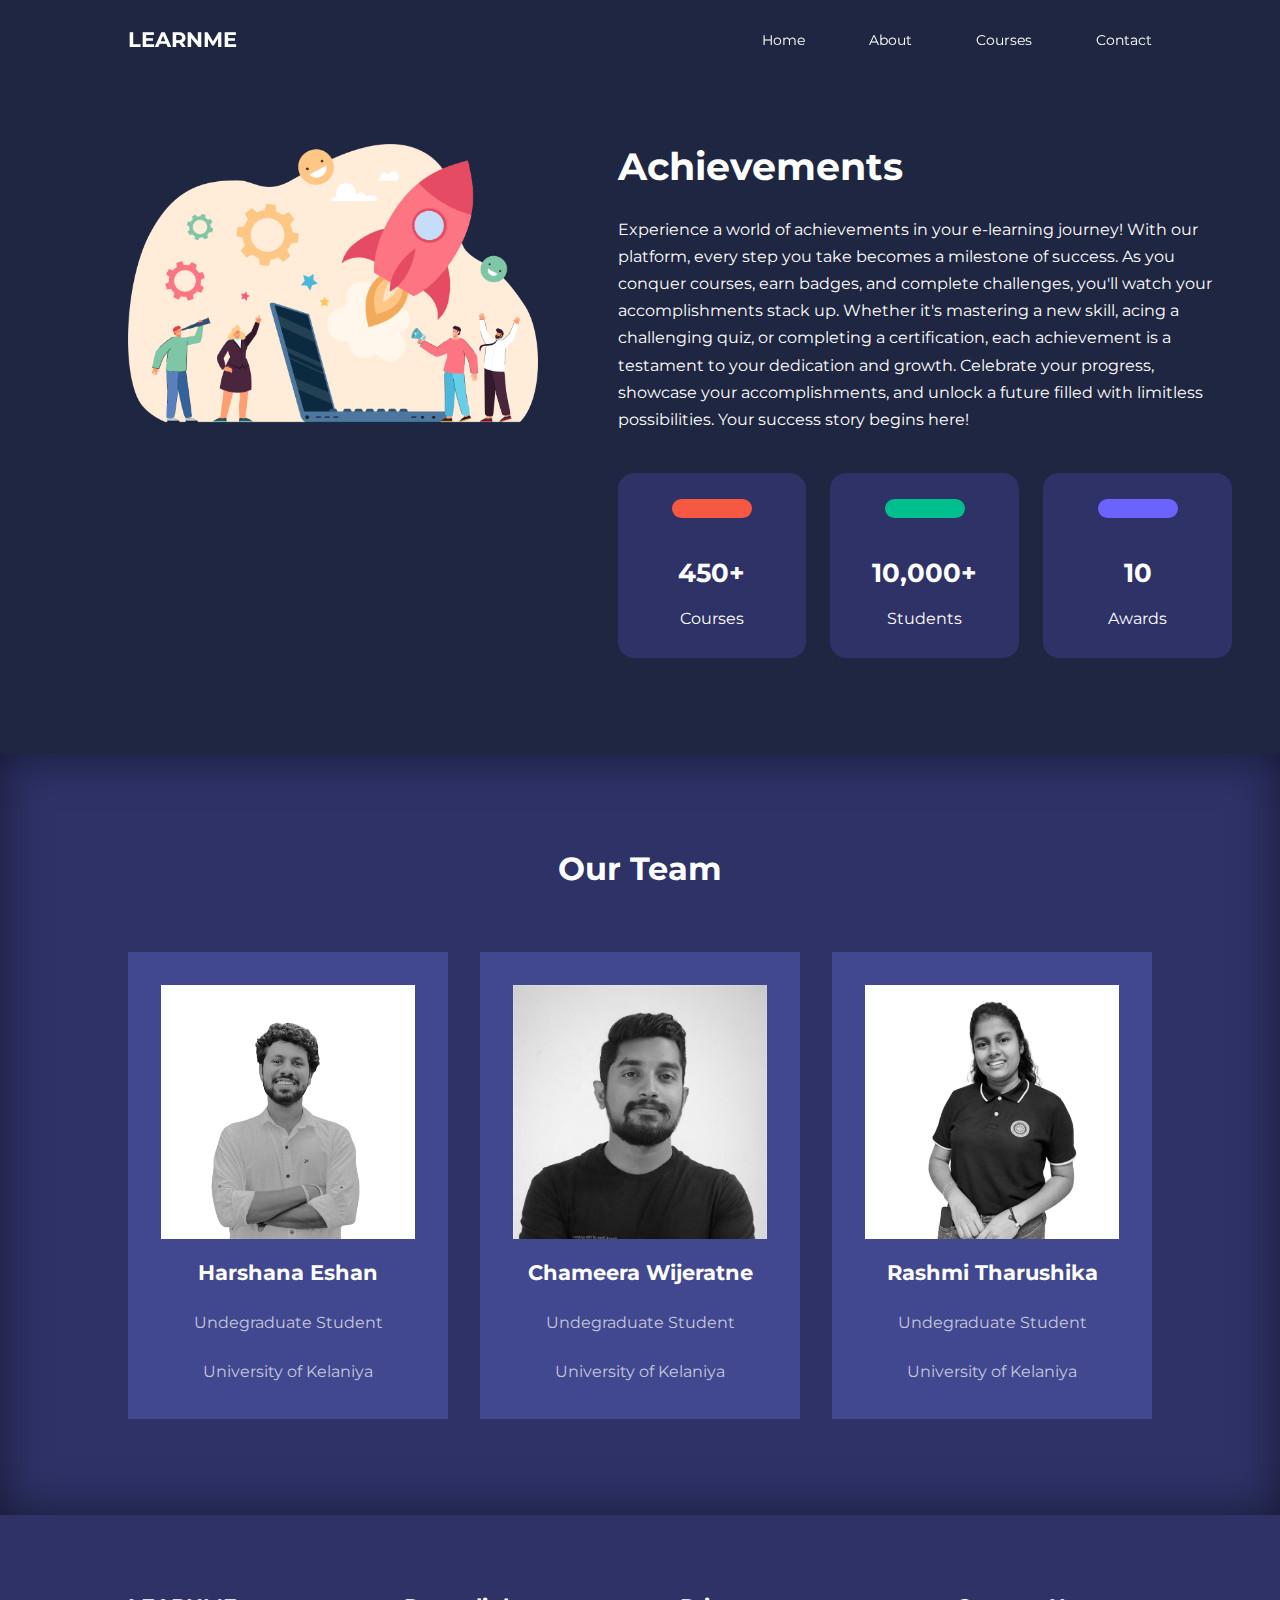
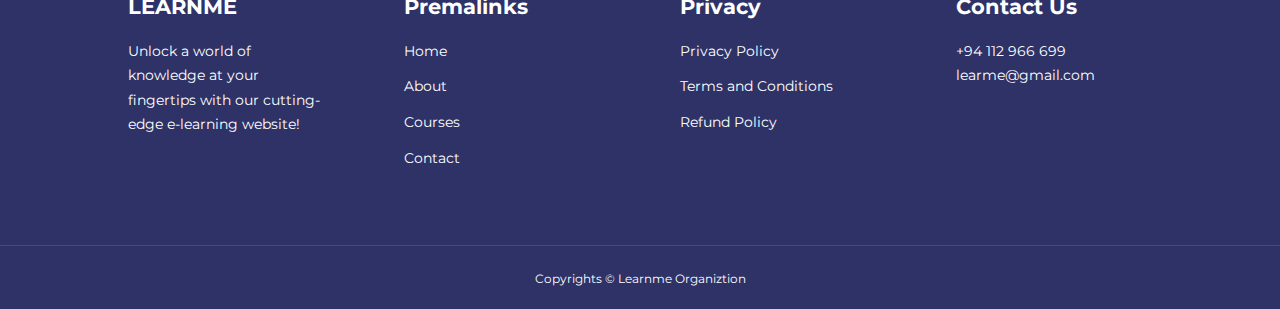
<file: about.html>
<!DOCTYPE html>
<html lang="en">
  <head>
    <meta charset="UTF-8" />
    <meta name="viewport" content="width=device-width, initial-scale=1.0" />
    <title>Learnme Education Website</title>

    <!--ICONSCOUT Icons-->
    <link
      rel="stylesheet"
      href="https://unicons.iconscout.com/release/v4.0.8/css/line.css"
    />

    <!--Google Fonts-->
    <link rel="preconnect" href="https://fonts.googleapis.com" />
    <link rel="preconnect" href="https://fonts.gstatic.com" crossorigin />
    <link
      href="https://fonts.googleapis.com/css2?family=Kanit:wght@300&family=Montserrat:wght@300;400;500;600;700;800;900&family=Outfit:wght@100;200;400;500;700;800;900&display=swap"
      rel="stylesheet"
    />

    <link rel="stylesheet" href="./css/style.css" />
    <link rel="stylesheet" href="./css/about.css" />
  </head>
  <body>
    <nav>
      <div class="container nav_container">
        <a href="index.html"><h4>LEARNME</h4></a>
        <ul class="nav_menu">
          <li><a href="index.html">Home</a></li>
          <li><a href="about.html">About</a></li>
          <li><a href="login.html">Courses</a></li>
          <li><a href="contact.html">Contact</a></li>
        </ul>
        <button id="open-menu-btn"><i class="uil uil-bars"></i></button>
        <button id="close-menu-btn"><i class="uil uil-multiply"></i></button>
      </div>
    </nav>

    <section class="about_achievements">
      <div class="container about_achievements-container">
        <div class="about_achievements-left">
          <img src="./images/about_achievements.png" alt="" />
        </div>

        <div class="about_achievements-right">
          <h1>Achievements</h1>
          <p>
            Experience a world of achievements in your e-learning journey! With
            our platform, every step you take becomes a milestone of success. As
            you conquer courses, earn badges, and complete challenges, you'll
            watch your accomplishments stack up. Whether it's mastering a new
            skill, acing a challenging quiz, or completing a certification, each
            achievement is a testament to your dedication and growth. Celebrate
            your progress, showcase your accomplishments, and unlock a future
            filled with limitless possibilities. Your success story begins here!
          </p>

          <div class="achievements_cards">
            <article class="achievements_card">
              <span class="achievements_icon">
                <i class="uil uil-video"></i>
              </span>
              <h3>450+</h3>
              <p>Courses</p>
            </article>

            <article class="achievements_card">
              <span class="achievements_icon">
                <i class="uil uil-users-alt"></i>
              </span>
              <h3>10,000+</h3>
              <p>Students</p>
            </article>

            <article class="achievements_card">
              <span class="achievements_icon">
                <i class="uil uil-trophy"></i>
              </span>
              <h3>10</h3>
              <p>Awards</p>
            </article>
          </div>
        </div>
      </div>
    </section>

    <section class="team">
      <h2>Our Team</h2>
      <div class="container team_container">
        <article class="team_member">
          <div class="team_member-image">
            <img src="./images/harshana.png" alt="" />
          </div>
          <div class="team_member-info">
            <h4>Harshana Eshan</h4>
            <p>Undegraduate Student</p>
            <p>University of Kelaniya</p>
          </div>
          <div class="team_member-socials">
            <a href="https://instagram.com" target="_blank"
              ><i class="uil uil-instagram"></i
            ></a>
            <a href="https://twitter.com" target="_blank"
              ><i class="uil uil-twitter-alt"></i
            ></a>
            <a
              href="https://www.linkedin.com/in/harshana-eshan/"
              target="_blank"
              ><i class="uil uil-linkedin-alt"></i
            ></a>
          </div>
        </article>

        <article class="team_member">
          <div class="team_member-image">
            <img src="./images/chameera.jpeg" alt="" />
          </div>
          <div class="team_member-info">
            <h4>Chameera Wijeratne</h4>
            <p>Undegraduate Student</p>
            <p>University of Kelaniya</p>
          </div>
          <div class="team_member-socials">
            <a href="https://instagram.com" target="_blank"
              ><i class="uil uil-instagram"></i
            ></a>
            <a href="https://twitter.com" target="_blank"
              ><i class="uil uil-twitter-alt"></i
            ></a>
            <a
              href="https://www.linkedin.com/in/chameera-wijeratne-0621b5222/"
              target="_blank"
              ><i class="uil uil-linkedin-alt"></i
            ></a>
          </div>
        </article>

        <article class="team_member">
          <div class="team_member-image">
            <img src="./images/rashmi.png" alt="" />
          </div>
          <div class="team_member-info">
            <h4>Rashmi Tharushika</h4>
            <p>Undegraduate Student</p>
            <p>University of Kelaniya</p>
          </div>
          <div class="team_member-socials">
            <a href="https://instagram.com" target="_blank"
              ><i class="uil uil-instagram"></i
            ></a>
            <a href="https://twitter.com" target="_blank"
              ><i class="uil uil-twitter-alt"></i
            ></a>
            <a
              href="https://www.linkedin.com/in/rashmi-tharushika-3912a4223/"
              target="_blank"
              ><i class="uil uil-linkedin-alt"></i
            ></a>
          </div>
        </article>
      </div>
    </section>

    <footer class="footer">
      <div class="container footer_container">
        <div class="footer_1">
          <a href="index.html" class="footer_logo"><h4>LEARNME</h4></a>
          <p>
            Unlock a world of knowledge at your fingertips with our cutting-edge
            e-learning website!
          </p>
        </div>

        <div class="footer_2">
          <h4>Premalinks</h4>
          <ul class="premalinks">
            <li><a href="index.html">Home</a></li>
            <li><a href="about.html">About</a></li>
            <li><a href="login.html">Courses</a></li>
            <li><a href="contact.html">Contact</a></li>
          </ul>
        </div>

        <div class="footer_3">
          <h4>Privacy</h4>
          <ul class="privacy">
            <li><a href="#">Privacy Policy</a></li>
            <li><a href="#">Terms and Conditions</a></li>
            <li><a href="#">Refund Policy</a></li>
          </ul>
        </div>

        <div class="footer_4">
          <h4>Contact Us</h4>
          <div>
            <p>+94 112 966 699</p>
            <p>learme@gmail.com</p>
          </div>
          <ul class="footer_socials">
            <li>
              <a href="#"><i class="uil uil-facebook-f"></i></a>
            </li>
            <li>
              <a href="#"><i class="uil uil-instagram-alt"></i></a>
            </li>
            <li>
              <a href="#"><i class="uil uil-twitter"></i></a>
            </li>
            <li>
              <a href="#"><i class="uil uil-linkedin-alt"></i></a>
            </li>
          </ul>
        </div>
      </div>

      <div class="footer_copyrights">
        <small>Copyrights &copy; Learnme Organiztion</small>
      </div>
    </footer>

    <script src="./main.js"></script>
  </body>
</html>
</file>
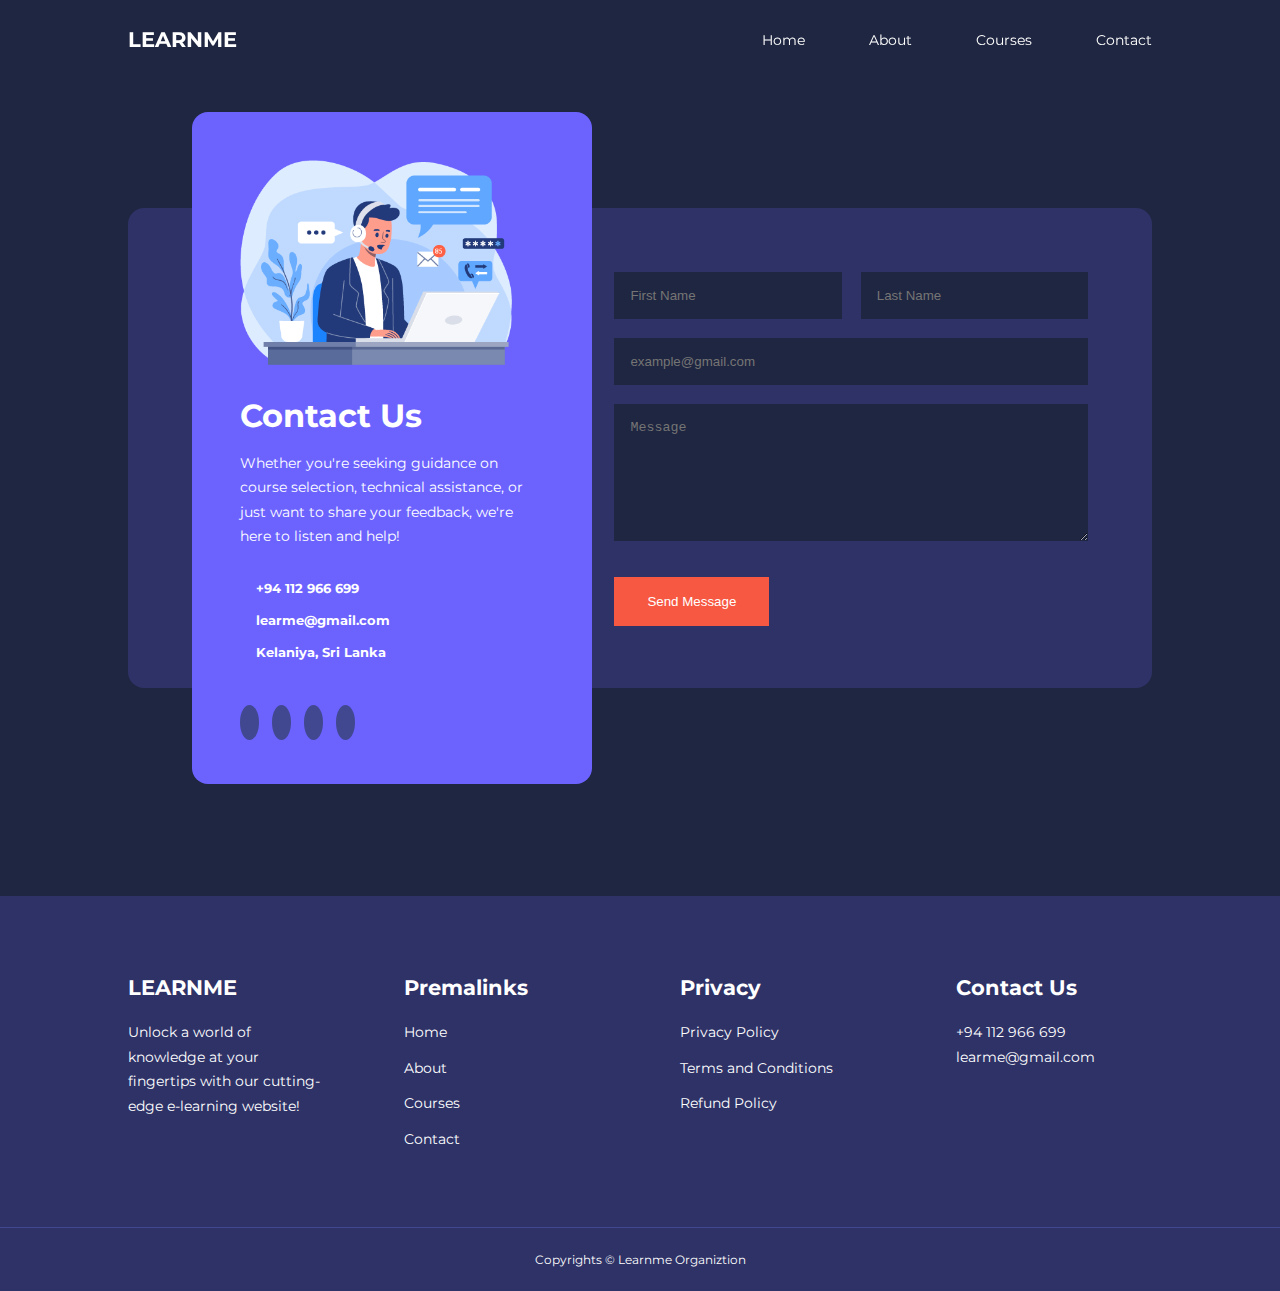
<file: contact.html>
<!DOCTYPE html>
<html lang="en">
  <head>
    <meta charset="UTF-8" />
    <meta name="viewport" content="width=device-width, initial-scale=1.0" />
    <title>Learnme Education Website</title>

    <!--ICONSCOUT Icons-->
    <link
      rel="stylesheet"
      href="https://unicons.iconscout.com/release/v4.0.8/css/line.css"
    />

    <!--Google Fonts-->
    <link rel="preconnect" href="https://fonts.googleapis.com" />
    <link rel="preconnect" href="https://fonts.gstatic.com" crossorigin />
    <link
      href="https://fonts.googleapis.com/css2?family=Kanit:wght@300&family=Montserrat:wght@300;400;500;600;700;800;900&family=Outfit:wght@100;200;400;500;700;800;900&display=swap"
      rel="stylesheet"
    />

    <link rel="stylesheet" href="./css/style.css" />
    <link rel="stylesheet" href="./css/contact.css" />
  </head>
  <body>
    <nav>
      <div class="container nav_container">
        <a href="index.html"><h4>LEARNME</h4></a>
        <ul class="nav_menu">
          <li><a href="index.html">Home</a></li>
          <li><a href="about.html">About</a></li>
          <li><a href="login.html">Courses</a></li>
          <li><a href="contact.html">Contact</a></li>
        </ul>
        <button id="open-menu-btn"><i class="uil uil-bars"></i></button>
        <button id="close-menu-btn"><i class="uil uil-multiply"></i></button>
      </div>
    </nav>

    <section class="contact">
      <div class="container contact_container">
        <aside class="contact_aside">
          <div class="aside_image">
            <img src="./images/contact.png" alt="" />
          </div>
          <h2>Contact Us</h2>
          <p>
            Whether you're seeking guidance on course selection, technical
            assistance, or just want to share your feedback, we're here to
            listen and help!
          </p>
          <ul class="contact_details">
            <li>
              <i class="uil uil-phone-times"></i>
              <h5>+94 112 966 699</h5>
            </li>
            <li>
              <i class="uil uil-envelope"></i>
              <h5>learme@gmail.com</h5>
            </li>
            <li>
              <i class="uil uil-location-point"></i>
              <h5>Kelaniya, Sri Lanka</h5>
            </li>
          </ul>

          <ul class="contact_socials">
            <li>
              <a href="#"><i class="uil uil-facebook-f"></i></a>
            </li>
            <li>
              <a href="#"><i class="uil uil-instagram-alt"></i></a>
            </li>
            <li>
              <a href="#"><i class="uil uil-twitter"></i></a>
            </li>
            <li>
              <a href="#"><i class="uil uil-linkedin-alt"></i></a>
            </li>
          </ul>
        </aside>

        <form
          action="https://formspree.io/f/xwkdwlaq"
          method="POST"
          class="contact_form"
        >
          <div class="form_name">
            <input
              type="text"
              name="First Name"
              placeholder="First Name"
              required
            />
            <input
              type="text"
              name="Last Name"
              placeholder="Last Name"
              required
            />
          </div>
          <input
            type="email"
            name="Email Address"
            placeholder="example@gmail.com"
            required
          />
          <textarea
            name="Message"
            placeholder="Message"
            rows="7"
            required
          ></textarea>
          <button type="submit" class="btn btn-primary">Send Message</button>
        </form>
      </div>
    </section>

    <footer class="footer">
      <div class="container footer_container">
        <div class="footer_1">
          <a href="index.html" class="footer_logo"><h4>LEARNME</h4></a>
          <p>
            Unlock a world of knowledge at your fingertips with our cutting-edge
            e-learning website!
          </p>
        </div>

        <div class="footer_2">
          <h4>Premalinks</h4>
          <ul class="premalinks">
            <li><a href="index.html">Home</a></li>
            <li><a href="about.html">About</a></li>
            <li><a href="login.html">Courses</a></li>
            <li><a href="contact.html">Contact</a></li>
          </ul>
        </div>

        <div class="footer_3">
          <h4>Privacy</h4>
          <ul class="privacy">
            <li><a href="#">Privacy Policy</a></li>
            <li><a href="#">Terms and Conditions</a></li>
            <li><a href="#">Refund Policy</a></li>
          </ul>
        </div>

        <div class="footer_4">
          <h4>Contact Us</h4>
          <div>
            <p>+94 112 966 699</p>
            <p>learme@gmail.com</p>
          </div>
          <ul class="footer_socials">
            <li>
              <a href="#"><i class="uil uil-facebook-f"></i></a>
            </li>
            <li>
              <a href="#"><i class="uil uil-instagram-alt"></i></a>
            </li>
            <li>
              <a href="#"><i class="uil uil-twitter"></i></a>
            </li>
            <li>
              <a href="#"><i class="uil uil-linkedin-alt"></i></a>
            </li>
          </ul>
        </div>
      </div>

      <div class="footer_copyrights">
        <small>Copyrights &copy; Learnme Organiztion</small>
      </div>
    </footer>

    <script src="./main.js"></script>
  </body>
</html>
</file>
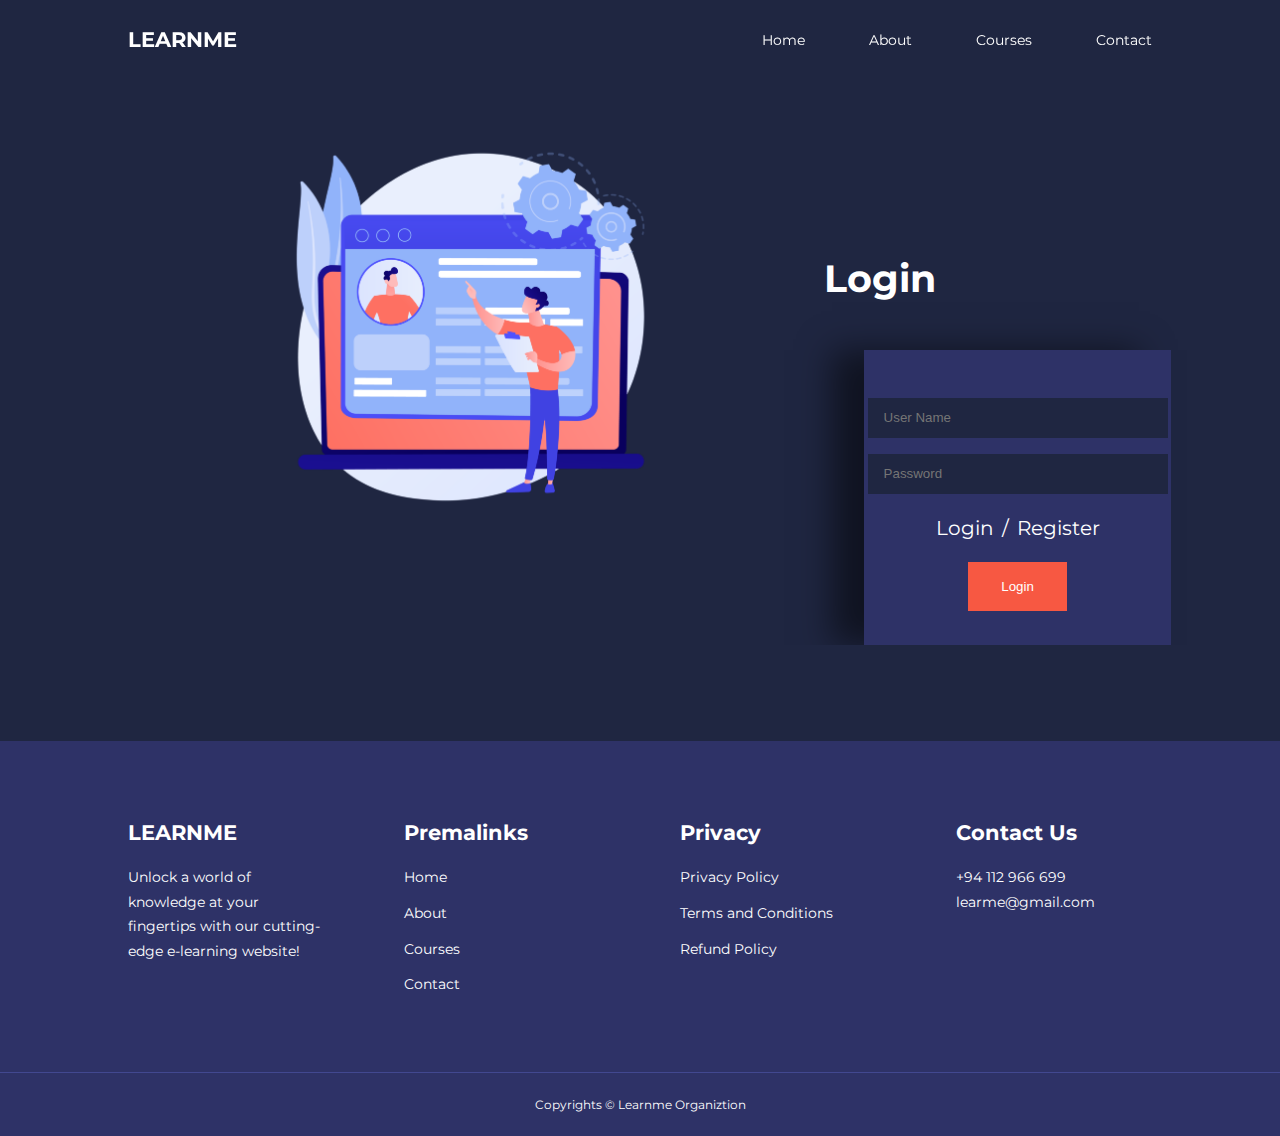
<file: login.html>
<!DOCTYPE html>
<html lang="en">
  <head>
    <meta charset="UTF-8" />
    <meta name="viewport" content="width=device-width, initial-scale=1.0" />
    <title>Learnme Education Website</title>

    <!--ICONSCOUT Icons-->
    <link
      rel="stylesheet"
      href="https://unicons.iconscout.com/release/v4.0.8/css/line.css"
    />

    <!--Google Fonts-->
    <link rel="preconnect" href="https://fonts.googleapis.com" />
    <link rel="preconnect" href="https://fonts.gstatic.com" crossorigin />
    <link
      href="https://fonts.googleapis.com/css2?family=Kanit:wght@300&family=Montserrat:wght@300;400;500;600;700;800;900&family=Outfit:wght@100;200;400;500;700;800;900&display=swap"
      rel="stylesheet"
    />

    <link rel="stylesheet" href="./css/style.css" />
    <link rel="stylesheet" href="./css/login.css" />
  </head>
  <body>
    <nav>
      <div class="container nav_container">
        <a href="index.html"><h4>LEARNME</h4></a>
        <ul class="nav_menu">
          <li><a href="index.html">Home</a></li>
          <li><a href="about.html">About</a></li>
          <li><a href="login.html">Courses</a></li>
          <li><a href="contact.html">Contact</a></li>
        </ul>
        <button id="open-menu-btn"><i class="uil uil-bars"></i></button>
        <button id="close-menu-btn"><i class="uil uil-multiply"></i></button>
      </div>
    </nav>

    <section class="login">
      <div class="main-div">
        <div class="left">
          <img src="images/register.png" />
        </div>
        <div clsas="right">
          <h1 align="center">Login</h1>
          <form method="post" name="login_form" action="login.php">
            <table align="center">
              <tr>
                <td>
                  <input
                    type="text"
                    name="uname"
                    placeholder="User Name"
                    class="log"
                  />
                </td>
              </tr>
              <tr>
                <td>
                  <input
                    type="password"
                    name="pass"
                    placeholder="Password"
                    class="log"
                  />
                </td>
              </tr>
              <tr>
                <td>
                  <a href="login.html"><span class="text">Login</span></a>
                  <span class="text">/</span>
                  <a href="register.html"><span class="text">Register</span></a>
                </td>
              </tr>
              <tr>
                <td>
                  <a href="login.php"
                    ><input type="submit" value="Login" class="btn btn-primary"
                  /></a>
                </td>
              </tr>
            </table>
          </form>
        </div>
      </div>
    </section>

    <footer class="footer">
      <div class="container footer_container">
        <div class="footer_1">
          <a href="index.html" class="footer_logo"><h4>LEARNME</h4></a>
          <p>
            Unlock a world of knowledge at your fingertips with our cutting-edge
            e-learning website!
          </p>
        </div>

        <div class="footer_2">
          <h4>Premalinks</h4>
          <ul class="premalinks">
            <li><a href="index.html">Home</a></li>
            <li><a href="about.html">About</a></li>
            <li><a href="login.html">Courses</a></li>
            <li><a href="contact.html">Contact</a></li>
          </ul>
        </div>

        <div class="footer_3">
          <h4>Privacy</h4>
          <ul class="privacy">
            <li><a href="#">Privacy Policy</a></li>
            <li><a href="#">Terms and Conditions</a></li>
            <li><a href="#">Refund Policy</a></li>
          </ul>
        </div>

        <div class="footer_4">
          <h4>Contact Us</h4>
          <div>
            <p>+94 112 966 699</p>
            <p>learme@gmail.com</p>
          </div>
          <ul class="footer_socials">
            <li>
              <a href="#"><i class="uil uil-facebook-f"></i></a>
            </li>
            <li>
              <a href="#"><i class="uil uil-instagram-alt"></i></a>
            </li>
            <li>
              <a href="#"><i class="uil uil-twitter"></i></a>
            </li>
            <li>
              <a href="#"><i class="uil uil-linkedin-alt"></i></a>
            </li>
          </ul>
        </div>
      </div>

      <div class="footer_copyrights">
        <small>Copyrights &copy; Learnme Organiztion</small>
      </div>
    </footer>

    <script src="./main.js"></script>
  </body>
</html>
</file>
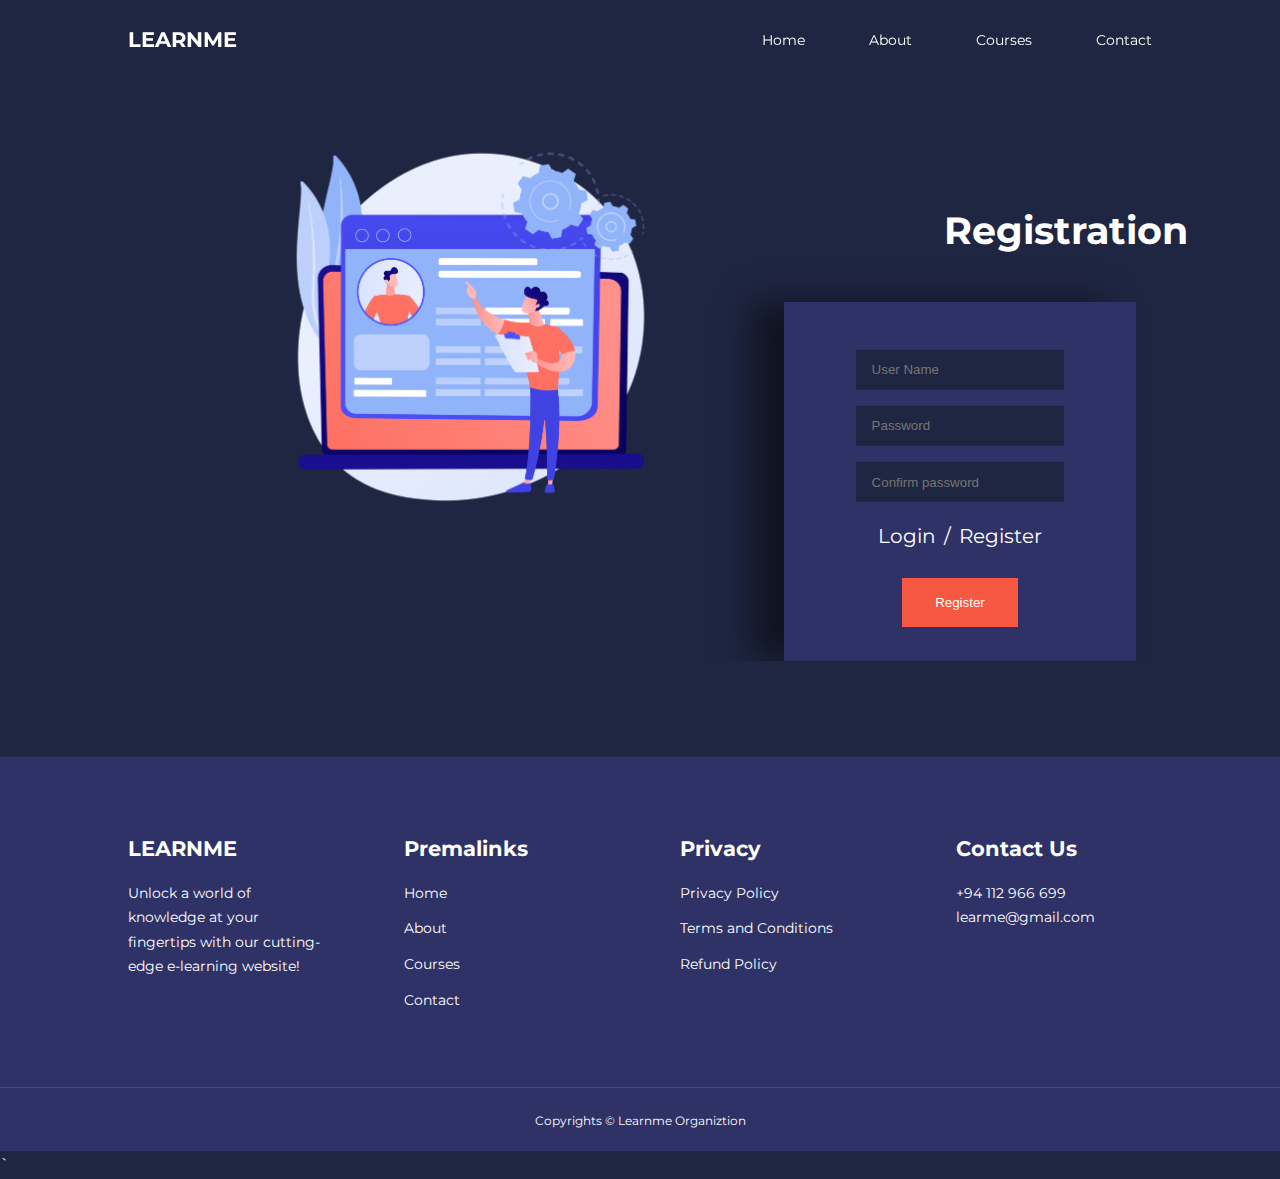
<file: register.html>
<!DOCTYPE html>
<html lang="en">
  <head>
    <meta charset="UTF-8" />
    <meta name="viewport" content="width=device-width, initial-scale=1.0" />
    <title>Learnme Education Website</title>

    <!--ICONSCOUT Icons-->
    <link
      rel="stylesheet"
      href="https://unicons.iconscout.com/release/v4.0.8/css/line.css"
    />

    <!--Google Fonts-->
    <link rel="preconnect" href="https://fonts.googleapis.com" />
    <link rel="preconnect" href="https://fonts.gstatic.com" crossorigin />
    <link
      href="https://fonts.googleapis.com/css2?family=Kanit:wght@300&family=Montserrat:wght@300;400;500;600;700;800;900&family=Outfit:wght@100;200;400;500;700;800;900&display=swap"
      rel="stylesheet"
    />

    <link rel="stylesheet" href="./css/style.css" />
    <link rel="stylesheet" href="./css/register.css" />
  </head>
  <body>
    <nav>
      <div class="container nav_container">
        <a href="index.html"><h4>LEARNME</h4></a>
        <ul class="nav_menu">
          <li><a href="index.html">Home</a></li>
          <li><a href="about.html">About</a></li>
          <li><a href="login.html">Courses</a></li>
          <li><a href="contact.html">Contact</a></li>
        </ul>
        <button id="open-menu-btn"><i class="uil uil-bars"></i></button>
        <button id="close-menu-btn"><i class="uil uil-multiply"></i></button>
      </div>
    </nav>
    <section class="register">
      <div class="main-div">
        <div class="left">
          <img src="./images/register.png" />
        </div>
        <div clsas="right">
          <h1>Registration</h1>
          <form method="post" class="register_form">
            <table align="center">
              <tr>
                <td>
                  <input
                    type="text"
                    name="uname"
                    placeholder="User Name"
                    class="log"
                  />
                </td>
              </tr>
              <tr>
                <td>
                  <input
                    type="password"
                    name="pword"
                    id="pword"
                    placeholder="Password"
                    class="log"
                  />
                </td>
              </tr>
              <tr>
                <td>
                  <input
                    type="password"
                    name="cpword"
                    id="cpword"
                    placeholder="Confirm password"
                    class="log"
                  />
                </td>
              </tr>
              <tr>
                <td>
                  <a href="login.html"><span class="text">Login</span></a>
                  <span class="text">/</span>
                  <a href="register.html"><span class="text">Register</span></a>
                </td>
              </tr>
              <tr>
                <td>
                  <a href="register.php">
                    <input
                      type="submit"
                      name="Register"
                      value="Register"
                      id="button"
                      class="btn btn-primary button"
                    />
                  </a>
                </td>
              </tr>
            </table>
          </form>
        </div>
      </div>
    </section>

    <footer class="footer">
      <div class="container footer_container">
        <div class="footer_1">
          <a href="index.html" class="footer_logo"><h4>LEARNME</h4></a>
          <p>
            Unlock a world of knowledge at your fingertips with our cutting-edge
            e-learning website!
          </p>
        </div>

        <div class="footer_2">
          <h4>Premalinks</h4>
          <ul class="premalinks">
            <li><a href="index.html">Home</a></li>
            <li><a href="about.html">About</a></li>
            <li><a href="login.html">Courses</a></li>
            <li><a href="contact.html">Contact</a></li>
          </ul>
        </div>

        <div class="footer_3">
          <h4>Privacy</h4>
          <ul class="privacy">
            <li><a href="#">Privacy Policy</a></li>
            <li><a href="#">Terms and Conditions</a></li>
            <li><a href="#">Refund Policy</a></li>
          </ul>
        </div>

        <div class="footer_4">
          <h4>Contact Us</h4>
          <div>
            <p>+94 112 966 699</p>
            <p>learme@gmail.com</p>
          </div>
          <ul class="footer_socials">
            <li>
              <a href="#"><i class="uil uil-facebook-f"></i></a>
            </li>
            <li>
              <a href="#"><i class="uil uil-instagram-alt"></i></a>
            </li>
            <li>
              <a href="#"><i class="uil uil-twitter"></i></a>
            </li>
            <li>
              <a href="#"><i class="uil uil-linkedin-alt"></i></a>
            </li>
          </ul>
        </div>
      </div>

      <div class="footer_copyrights">
        <small>Copyrights &copy; Learnme Organiztion</small>
      </div>
    </footer>
    `
    <script src="./main.js"></script>

    <script>
      document.querySelector('.button').onclick = function () {
        var password = document.querySelector('.pword').value,
          confirmPassword = document.querySelector('.cpword').value;

        if (password == '') {
          alert('Field cannot be empty.');
        } else if (password != confirmPassword) {
          alert("Password didn't match try again");
          return false;
        } else if (password == confirmPassword) {
          alert('Password match.');
        }
        return true;
      };
    </script>
  </body>
</html>
</file>
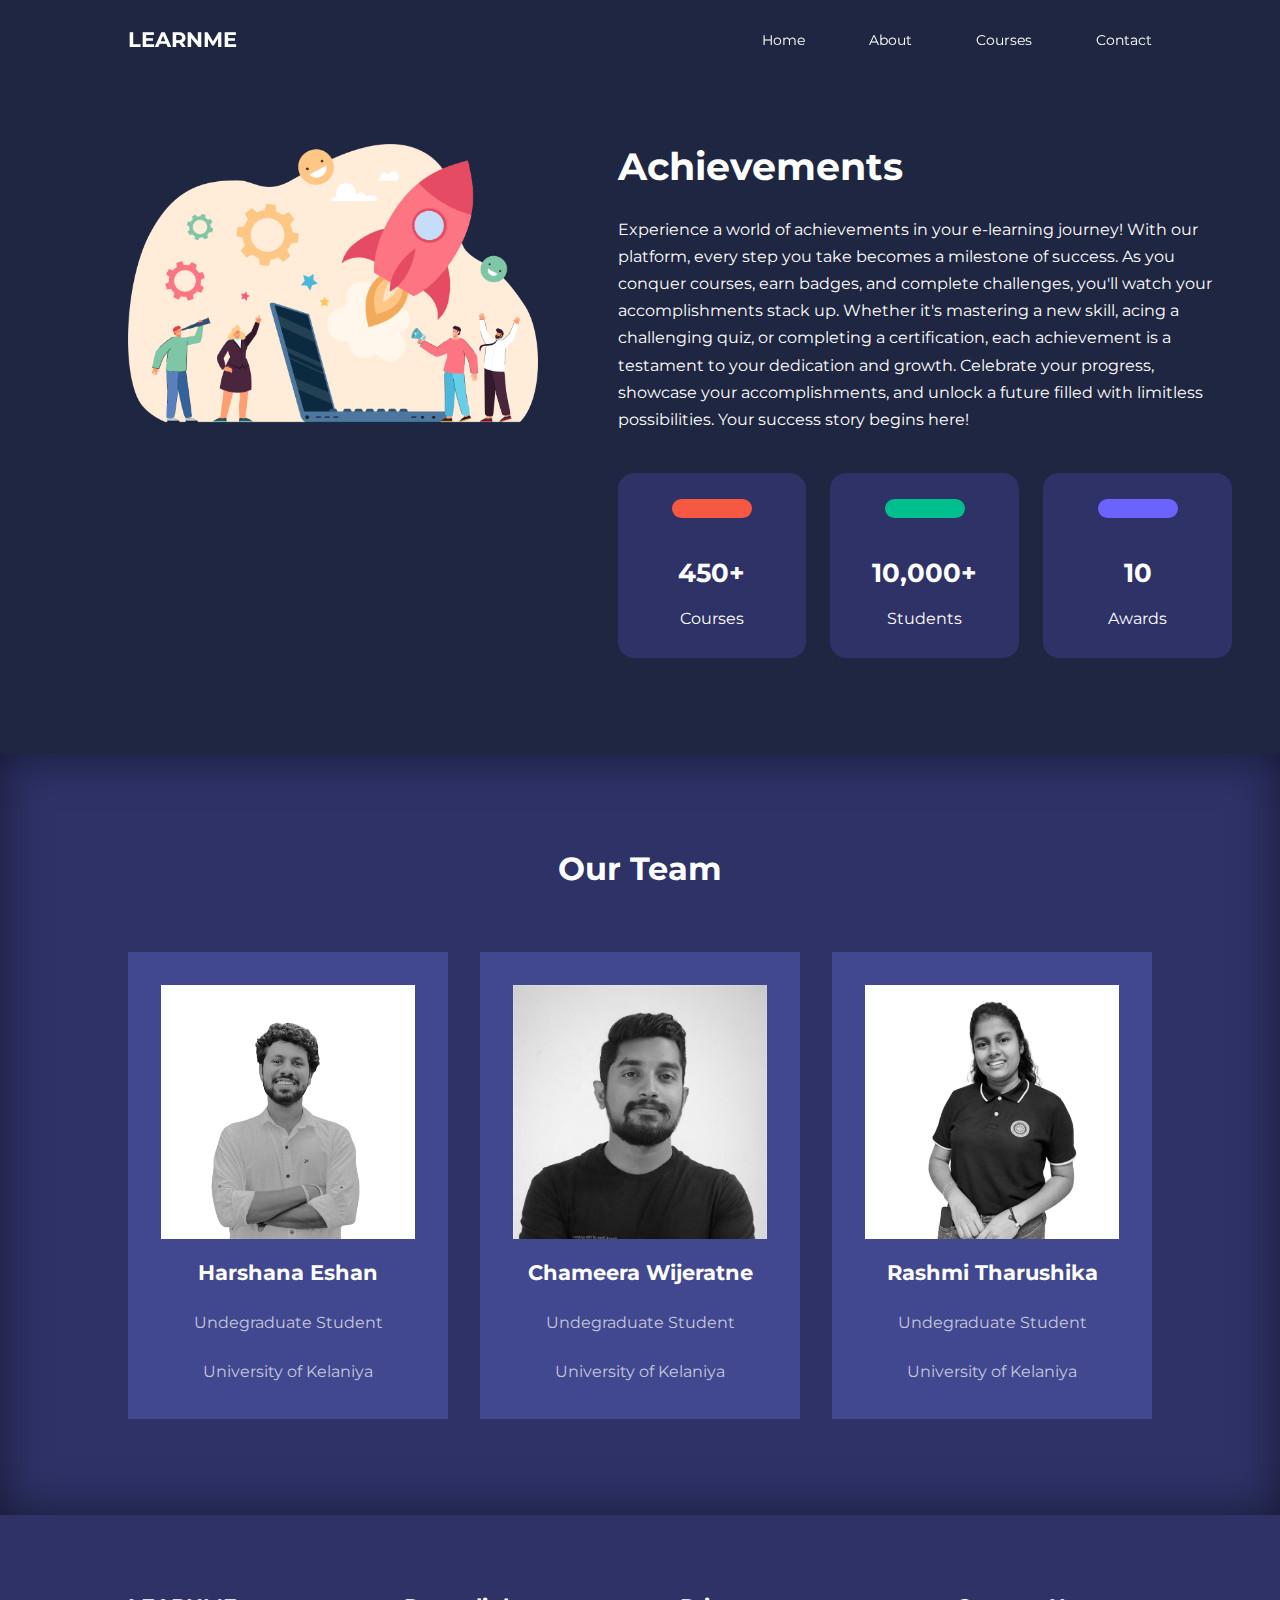
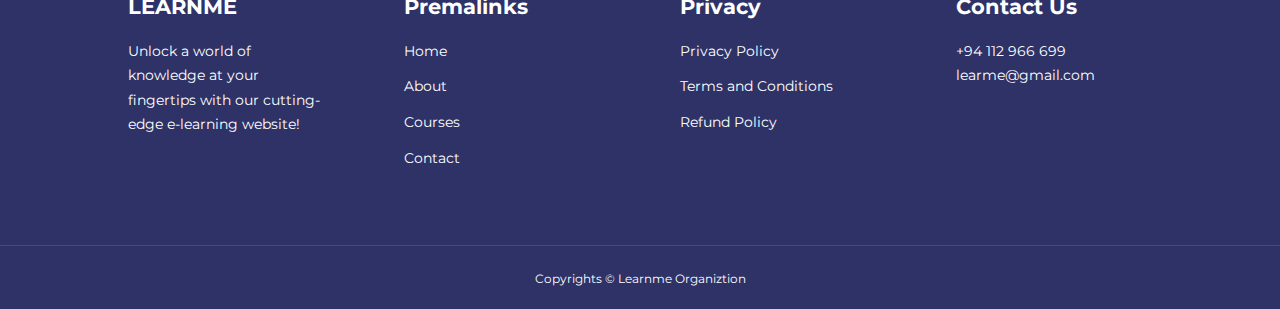
<file: docs/about.html>
<!DOCTYPE html>
<html lang="en">
  <head>
    <meta charset="UTF-8" />
    <meta name="viewport" content="width=device-width, initial-scale=1.0" />
    <title>Learnme Education Website</title>

    <!--ICONSCOUT Icons-->
    <link
      rel="stylesheet"
      href="https://unicons.iconscout.com/release/v4.0.8/css/line.css"
    />

    <!--Google Fonts-->
    <link rel="preconnect" href="https://fonts.googleapis.com" />
    <link rel="preconnect" href="https://fonts.gstatic.com" crossorigin />
    <link
      href="https://fonts.googleapis.com/css2?family=Kanit:wght@300&family=Montserrat:wght@300;400;500;600;700;800;900&family=Outfit:wght@100;200;400;500;700;800;900&display=swap"
      rel="stylesheet"
    />

    <link rel="stylesheet" href="./css/style.css" />
    <link rel="stylesheet" href="./css/about.css" />
  </head>
  <body>
    <nav>
      <div class="container nav_container">
        <a href="index.html"><h4>LEARNME</h4></a>
        <ul class="nav_menu">
          <li><a href="index.html">Home</a></li>
          <li><a href="about.html">About</a></li>
          <li><a href="login.html">Courses</a></li>
          <li><a href="contact.html">Contact</a></li>
        </ul>
        <button id="open-menu-btn"><i class="uil uil-bars"></i></button>
        <button id="close-menu-btn"><i class="uil uil-multiply"></i></button>
      </div>
    </nav>

    <section class="about_achievements">
      <div class="container about_achievements-container">
        <div class="about_achievements-left">
          <img src="./images/about_achievements.png" alt="" />
        </div>

        <div class="about_achievements-right">
          <h1>Achievements</h1>
          <p>
            Experience a world of achievements in your e-learning journey! With
            our platform, every step you take becomes a milestone of success. As
            you conquer courses, earn badges, and complete challenges, you'll
            watch your accomplishments stack up. Whether it's mastering a new
            skill, acing a challenging quiz, or completing a certification, each
            achievement is a testament to your dedication and growth. Celebrate
            your progress, showcase your accomplishments, and unlock a future
            filled with limitless possibilities. Your success story begins here!
          </p>

          <div class="achievements_cards">
            <article class="achievements_card">
              <span class="achievements_icon">
                <i class="uil uil-video"></i>
              </span>
              <h3>450+</h3>
              <p>Courses</p>
            </article>

            <article class="achievements_card">
              <span class="achievements_icon">
                <i class="uil uil-users-alt"></i>
              </span>
              <h3>10,000+</h3>
              <p>Students</p>
            </article>

            <article class="achievements_card">
              <span class="achievements_icon">
                <i class="uil uil-trophy"></i>
              </span>
              <h3>10</h3>
              <p>Awards</p>
            </article>
          </div>
        </div>
      </div>
    </section>

    <section class="team">
      <h2>Our Team</h2>
      <div class="container team_container">
        <article class="team_member">
          <div class="team_member-image">
            <img src="./images/harshana.png" alt="" />
          </div>
          <div class="team_member-info">
            <h4>Harshana Eshan</h4>
            <p>Undegraduate Student</p>
            <p>University of Kelaniya</p>
          </div>
          <div class="team_member-socials">
            <a href="https://instagram.com" target="_blank"
              ><i class="uil uil-instagram"></i
            ></a>
            <a href="https://twitter.com" target="_blank"
              ><i class="uil uil-twitter-alt"></i
            ></a>
            <a
              href="https://www.linkedin.com/in/harshana-eshan/"
              target="_blank"
              ><i class="uil uil-linkedin-alt"></i
            ></a>
          </div>
        </article>

        <article class="team_member">
          <div class="team_member-image">
            <img src="./images/chameera.jpeg" alt="" />
          </div>
          <div class="team_member-info">
            <h4>Chameera Wijeratne</h4>
            <p>Undegraduate Student</p>
            <p>University of Kelaniya</p>
          </div>
          <div class="team_member-socials">
            <a href="https://instagram.com" target="_blank"
              ><i class="uil uil-instagram"></i
            ></a>
            <a href="https://twitter.com" target="_blank"
              ><i class="uil uil-twitter-alt"></i
            ></a>
            <a
              href="https://www.linkedin.com/in/chameera-wijeratne-0621b5222/"
              target="_blank"
              ><i class="uil uil-linkedin-alt"></i
            ></a>
          </div>
        </article>

        <article class="team_member">
          <div class="team_member-image">
            <img src="./images/rashmi.png" alt="" />
          </div>
          <div class="team_member-info">
            <h4>Rashmi Tharushika</h4>
            <p>Undegraduate Student</p>
            <p>University of Kelaniya</p>
          </div>
          <div class="team_member-socials">
            <a href="https://instagram.com" target="_blank"
              ><i class="uil uil-instagram"></i
            ></a>
            <a href="https://twitter.com" target="_blank"
              ><i class="uil uil-twitter-alt"></i
            ></a>
            <a
              href="https://www.linkedin.com/in/rashmi-tharushika-3912a4223/"
              target="_blank"
              ><i class="uil uil-linkedin-alt"></i
            ></a>
          </div>
        </article>
      </div>
    </section>

    <footer class="footer">
      <div class="container footer_container">
        <div class="footer_1">
          <a href="index.html" class="footer_logo"><h4>LEARNME</h4></a>
          <p>
            Unlock a world of knowledge at your fingertips with our cutting-edge
            e-learning website!
          </p>
        </div>

        <div class="footer_2">
          <h4>Premalinks</h4>
          <ul class="premalinks">
            <li><a href="index.html">Home</a></li>
            <li><a href="about.html">About</a></li>
            <li><a href="login.html">Courses</a></li>
            <li><a href="contact.html">Contact</a></li>
          </ul>
        </div>

        <div class="footer_3">
          <h4>Privacy</h4>
          <ul class="privacy">
            <li><a href="#">Privacy Policy</a></li>
            <li><a href="#">Terms and Conditions</a></li>
            <li><a href="#">Refund Policy</a></li>
          </ul>
        </div>

        <div class="footer_4">
          <h4>Contact Us</h4>
          <div>
            <p>+94 112 966 699</p>
            <p>learme@gmail.com</p>
          </div>
          <ul class="footer_socials">
            <li>
              <a href="#"><i class="uil uil-facebook-f"></i></a>
            </li>
            <li>
              <a href="#"><i class="uil uil-instagram-alt"></i></a>
            </li>
            <li>
              <a href="#"><i class="uil uil-twitter"></i></a>
            </li>
            <li>
              <a href="#"><i class="uil uil-linkedin-alt"></i></a>
            </li>
          </ul>
        </div>
      </div>

      <div class="footer_copyrights">
        <small>Copyrights &copy; Learnme Organiztion</small>
      </div>
    </footer>

    <script src="./main.js"></script>
  </body>
</html>
</file>
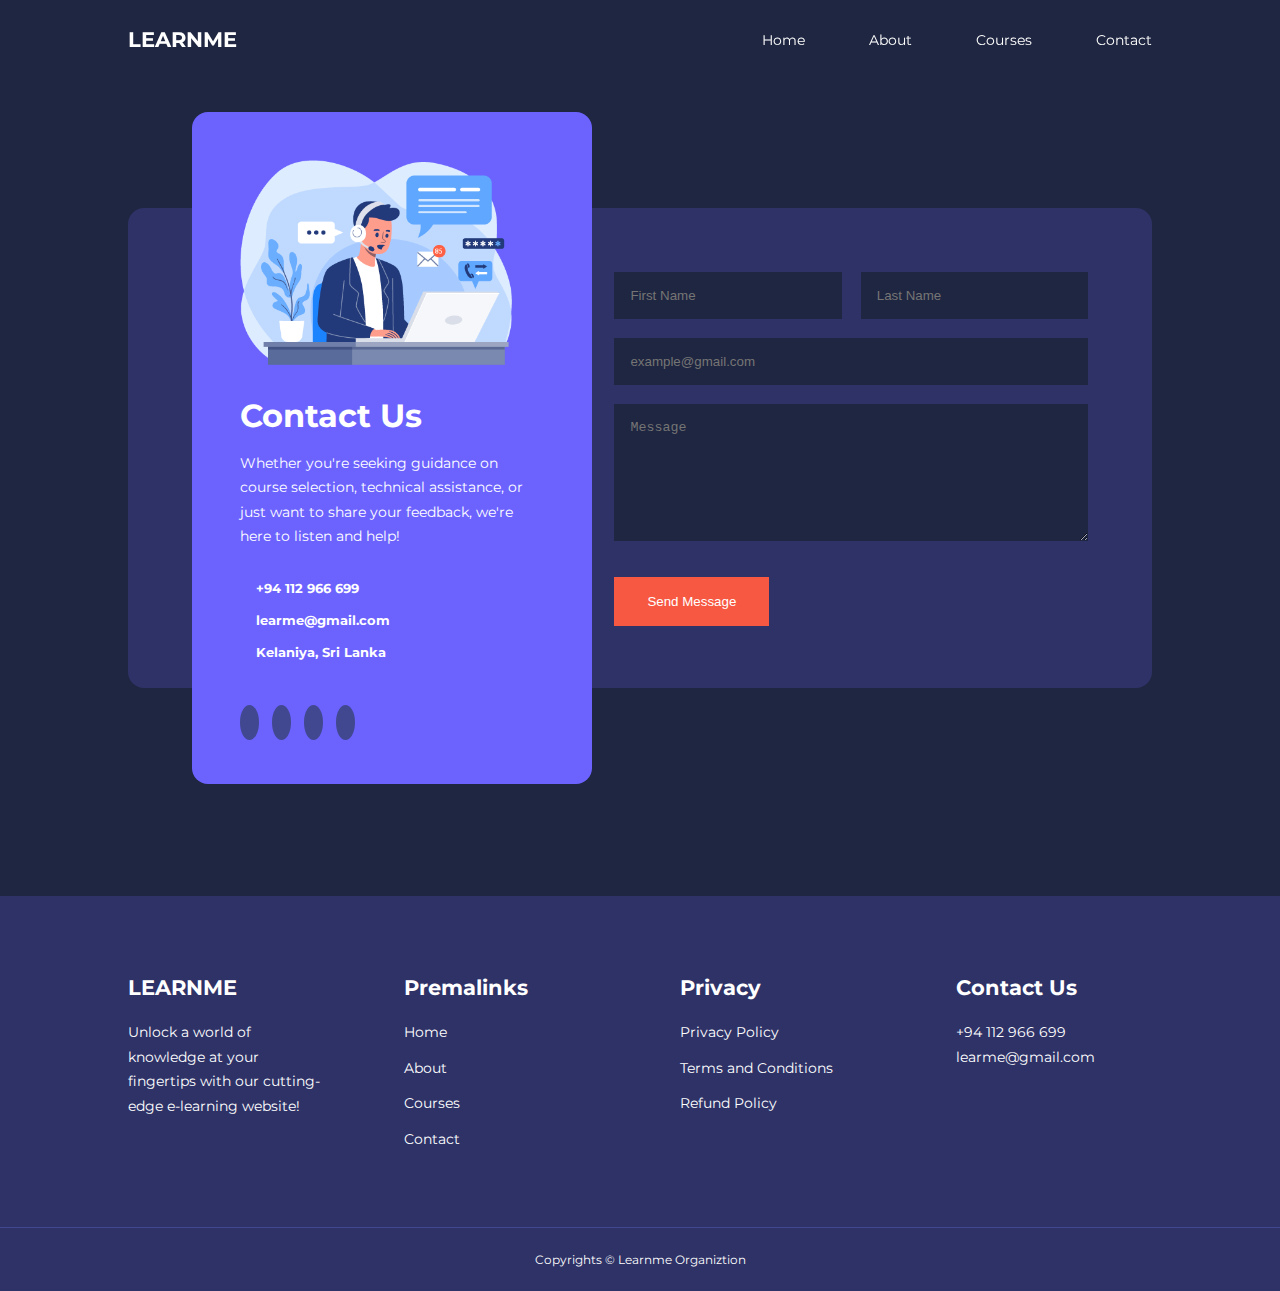
<file: docs/contact.html>
<!DOCTYPE html>
<html lang="en">
  <head>
    <meta charset="UTF-8" />
    <meta name="viewport" content="width=device-width, initial-scale=1.0" />
    <title>Learnme Education Website</title>

    <!--ICONSCOUT Icons-->
    <link
      rel="stylesheet"
      href="https://unicons.iconscout.com/release/v4.0.8/css/line.css"
    />

    <!--Google Fonts-->
    <link rel="preconnect" href="https://fonts.googleapis.com" />
    <link rel="preconnect" href="https://fonts.gstatic.com" crossorigin />
    <link
      href="https://fonts.googleapis.com/css2?family=Kanit:wght@300&family=Montserrat:wght@300;400;500;600;700;800;900&family=Outfit:wght@100;200;400;500;700;800;900&display=swap"
      rel="stylesheet"
    />

    <link rel="stylesheet" href="./css/style.css" />
    <link rel="stylesheet" href="./css/contact.css" />
  </head>
  <body>
    <nav>
      <div class="container nav_container">
        <a href="index.html"><h4>LEARNME</h4></a>
        <ul class="nav_menu">
          <li><a href="index.html">Home</a></li>
          <li><a href="about.html">About</a></li>
          <li><a href="login.html">Courses</a></li>
          <li><a href="contact.html">Contact</a></li>
        </ul>
        <button id="open-menu-btn"><i class="uil uil-bars"></i></button>
        <button id="close-menu-btn"><i class="uil uil-multiply"></i></button>
      </div>
    </nav>

    <section class="contact">
      <div class="container contact_container">
        <aside class="contact_aside">
          <div class="aside_image">
            <img src="./images/contact.png" alt="" />
          </div>
          <h2>Contact Us</h2>
          <p>
            Whether you're seeking guidance on course selection, technical
            assistance, or just want to share your feedback, we're here to
            listen and help!
          </p>
          <ul class="contact_details">
            <li>
              <i class="uil uil-phone-times"></i>
              <h5>+94 112 966 699</h5>
            </li>
            <li>
              <i class="uil uil-envelope"></i>
              <h5>learme@gmail.com</h5>
            </li>
            <li>
              <i class="uil uil-location-point"></i>
              <h5>Kelaniya, Sri Lanka</h5>
            </li>
          </ul>

          <ul class="contact_socials">
            <li>
              <a href="#"><i class="uil uil-facebook-f"></i></a>
            </li>
            <li>
              <a href="#"><i class="uil uil-instagram-alt"></i></a>
            </li>
            <li>
              <a href="#"><i class="uil uil-twitter"></i></a>
            </li>
            <li>
              <a href="#"><i class="uil uil-linkedin-alt"></i></a>
            </li>
          </ul>
        </aside>

        <form
          action="https://formspree.io/f/xwkdwlaq"
          method="POST"
          class="contact_form"
        >
          <div class="form_name">
            <input
              type="text"
              name="First Name"
              placeholder="First Name"
              required
            />
            <input
              type="text"
              name="Last Name"
              placeholder="Last Name"
              required
            />
          </div>
          <input
            type="email"
            name="Email Address"
            placeholder="example@gmail.com"
            required
          />
          <textarea
            name="Message"
            placeholder="Message"
            rows="7"
            required
          ></textarea>
          <button type="submit" class="btn btn-primary">Send Message</button>
        </form>
      </div>
    </section>

    <footer class="footer">
      <div class="container footer_container">
        <div class="footer_1">
          <a href="index.html" class="footer_logo"><h4>LEARNME</h4></a>
          <p>
            Unlock a world of knowledge at your fingertips with our cutting-edge
            e-learning website!
          </p>
        </div>

        <div class="footer_2">
          <h4>Premalinks</h4>
          <ul class="premalinks">
            <li><a href="index.html">Home</a></li>
            <li><a href="about.html">About</a></li>
            <li><a href="login.html">Courses</a></li>
            <li><a href="contact.html">Contact</a></li>
          </ul>
        </div>

        <div class="footer_3">
          <h4>Privacy</h4>
          <ul class="privacy">
            <li><a href="#">Privacy Policy</a></li>
            <li><a href="#">Terms and Conditions</a></li>
            <li><a href="#">Refund Policy</a></li>
          </ul>
        </div>

        <div class="footer_4">
          <h4>Contact Us</h4>
          <div>
            <p>+94 112 966 699</p>
            <p>learme@gmail.com</p>
          </div>
          <ul class="footer_socials">
            <li>
              <a href="#"><i class="uil uil-facebook-f"></i></a>
            </li>
            <li>
              <a href="#"><i class="uil uil-instagram-alt"></i></a>
            </li>
            <li>
              <a href="#"><i class="uil uil-twitter"></i></a>
            </li>
            <li>
              <a href="#"><i class="uil uil-linkedin-alt"></i></a>
            </li>
          </ul>
        </div>
      </div>

      <div class="footer_copyrights">
        <small>Copyrights &copy; Learnme Organiztion</small>
      </div>
    </footer>

    <script src="./main.js"></script>
  </body>
</html>
</file>
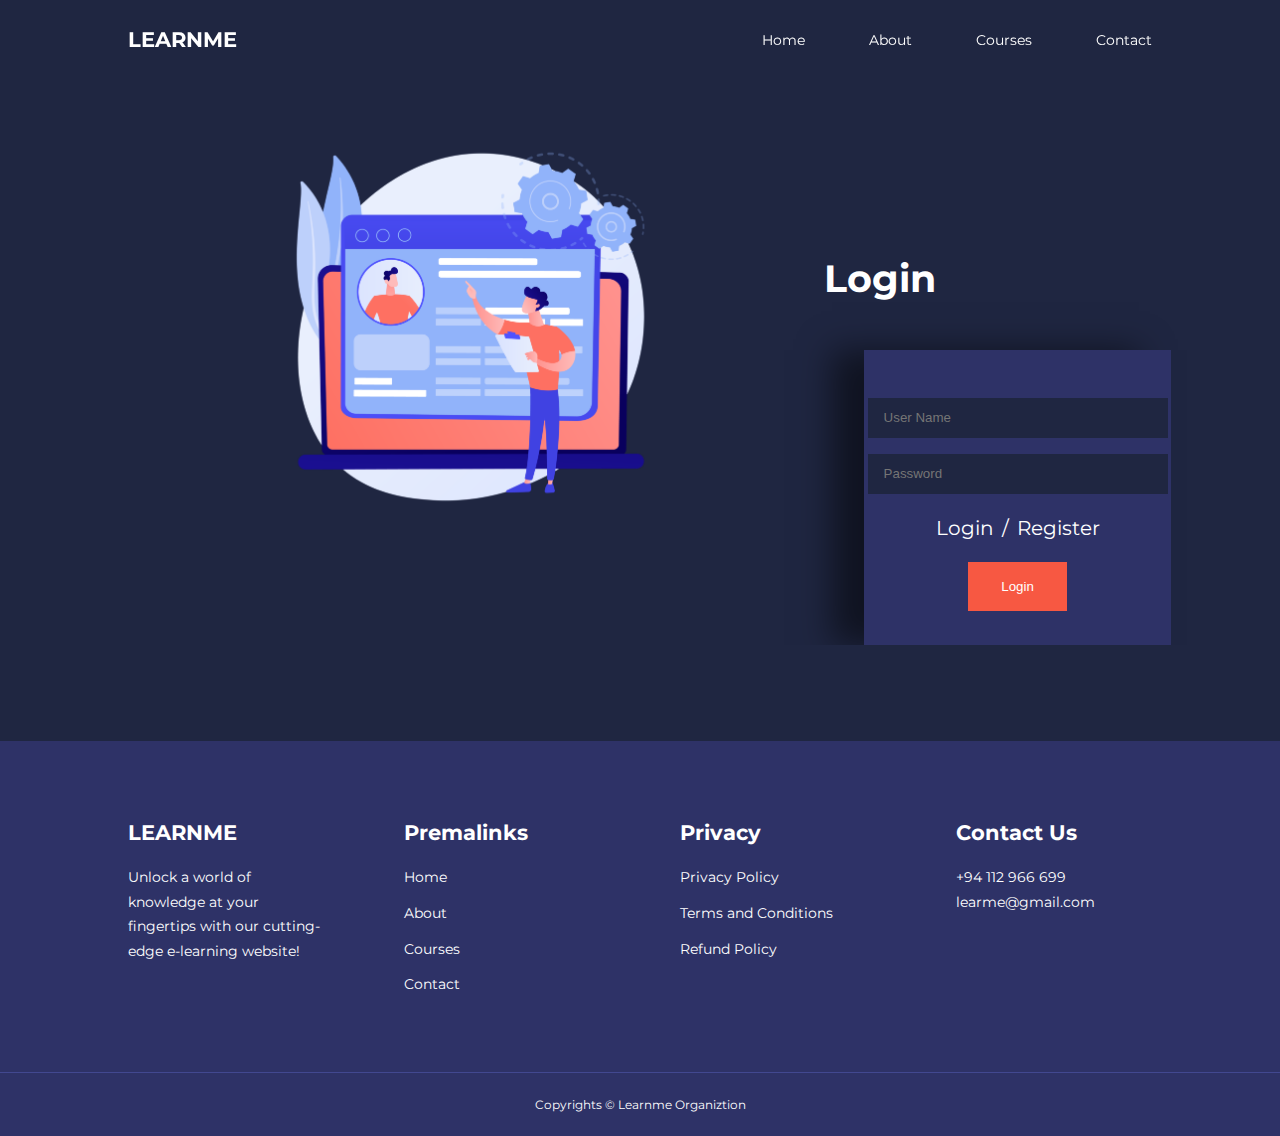
<file: docs/login.html>
<!DOCTYPE html>
<html lang="en">
  <head>
    <meta charset="UTF-8" />
    <meta name="viewport" content="width=device-width, initial-scale=1.0" />
    <title>Learnme Education Website</title>

    <!--ICONSCOUT Icons-->
    <link
      rel="stylesheet"
      href="https://unicons.iconscout.com/release/v4.0.8/css/line.css"
    />

    <!--Google Fonts-->
    <link rel="preconnect" href="https://fonts.googleapis.com" />
    <link rel="preconnect" href="https://fonts.gstatic.com" crossorigin />
    <link
      href="https://fonts.googleapis.com/css2?family=Kanit:wght@300&family=Montserrat:wght@300;400;500;600;700;800;900&family=Outfit:wght@100;200;400;500;700;800;900&display=swap"
      rel="stylesheet"
    />

    <link rel="stylesheet" href="./css/style.css" />
    <link rel="stylesheet" href="./css/login.css" />
  </head>
  <body>
    <nav>
      <div class="container nav_container">
        <a href="index.html"><h4>LEARNME</h4></a>
        <ul class="nav_menu">
          <li><a href="index.html">Home</a></li>
          <li><a href="about.html">About</a></li>
          <li><a href="login.html">Courses</a></li>
          <li><a href="contact.html">Contact</a></li>
        </ul>
        <button id="open-menu-btn"><i class="uil uil-bars"></i></button>
        <button id="close-menu-btn"><i class="uil uil-multiply"></i></button>
      </div>
    </nav>

    <section class="login">
      <div class="main-div">
        <div class="left">
          <img src="images/register.png" />
        </div>
        <div clsas="right">
          <h1 align="center">Login</h1>
          <form method="post" name="login_form" action="login.php">
            <table align="center">
              <tr>
                <td>
                  <input
                    type="text"
                    name="uname"
                    placeholder="User Name"
                    class="log"
                  />
                </td>
              </tr>
              <tr>
                <td>
                  <input
                    type="password"
                    name="pass"
                    placeholder="Password"
                    class="log"
                  />
                </td>
              </tr>
              <tr>
                <td>
                  <a href="login.html"><span class="text">Login</span></a>
                  <span class="text">/</span>
                  <a href="register.html"><span class="text">Register</span></a>
                </td>
              </tr>
              <tr>
                <td>
                  <a href="login.php"
                    ><input type="submit" value="Login" class="btn btn-primary"
                  /></a>
                </td>
              </tr>
            </table>
          </form>
        </div>
      </div>
    </section>

    <footer class="footer">
      <div class="container footer_container">
        <div class="footer_1">
          <a href="index.html" class="footer_logo"><h4>LEARNME</h4></a>
          <p>
            Unlock a world of knowledge at your fingertips with our cutting-edge
            e-learning website!
          </p>
        </div>

        <div class="footer_2">
          <h4>Premalinks</h4>
          <ul class="premalinks">
            <li><a href="index.html">Home</a></li>
            <li><a href="about.html">About</a></li>
            <li><a href="login.html">Courses</a></li>
            <li><a href="contact.html">Contact</a></li>
          </ul>
        </div>

        <div class="footer_3">
          <h4>Privacy</h4>
          <ul class="privacy">
            <li><a href="#">Privacy Policy</a></li>
            <li><a href="#">Terms and Conditions</a></li>
            <li><a href="#">Refund Policy</a></li>
          </ul>
        </div>

        <div class="footer_4">
          <h4>Contact Us</h4>
          <div>
            <p>+94 112 966 699</p>
            <p>learme@gmail.com</p>
          </div>
          <ul class="footer_socials">
            <li>
              <a href="#"><i class="uil uil-facebook-f"></i></a>
            </li>
            <li>
              <a href="#"><i class="uil uil-instagram-alt"></i></a>
            </li>
            <li>
              <a href="#"><i class="uil uil-twitter"></i></a>
            </li>
            <li>
              <a href="#"><i class="uil uil-linkedin-alt"></i></a>
            </li>
          </ul>
        </div>
      </div>

      <div class="footer_copyrights">
        <small>Copyrights &copy; Learnme Organiztion</small>
      </div>
    </footer>

    <script src="./main.js"></script>
  </body>
</html>
</file>
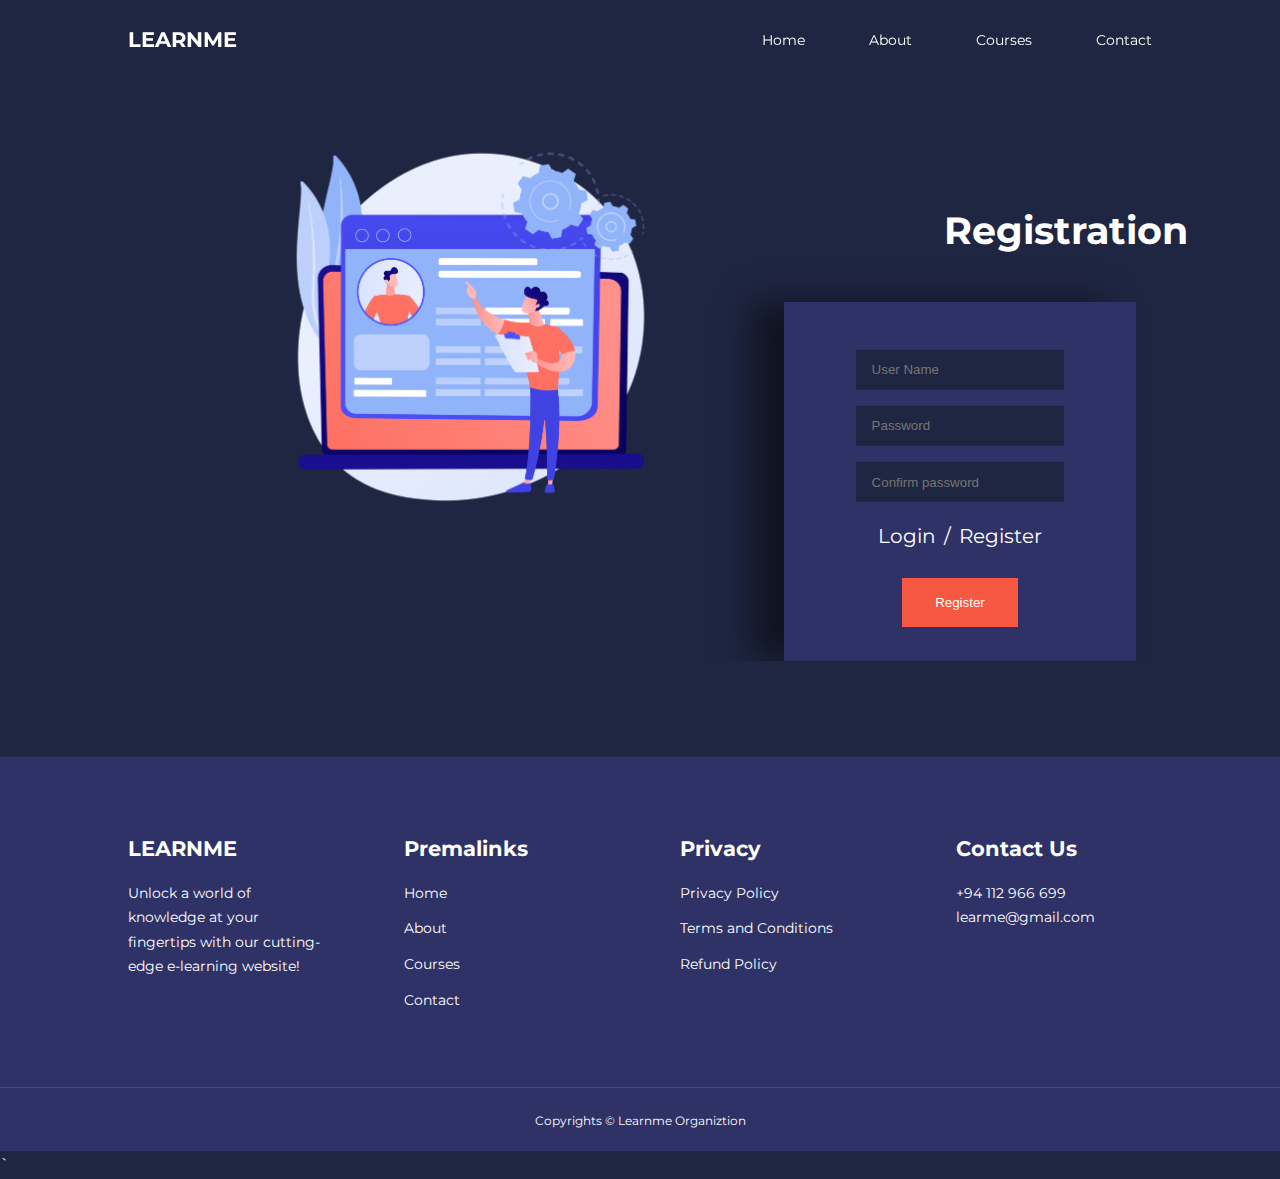
<file: docs/register.html>
<!DOCTYPE html>
<html lang="en">
  <head>
    <meta charset="UTF-8" />
    <meta name="viewport" content="width=device-width, initial-scale=1.0" />
    <title>Learnme Education Website</title>

    <!--ICONSCOUT Icons-->
    <link
      rel="stylesheet"
      href="https://unicons.iconscout.com/release/v4.0.8/css/line.css"
    />

    <!--Google Fonts-->
    <link rel="preconnect" href="https://fonts.googleapis.com" />
    <link rel="preconnect" href="https://fonts.gstatic.com" crossorigin />
    <link
      href="https://fonts.googleapis.com/css2?family=Kanit:wght@300&family=Montserrat:wght@300;400;500;600;700;800;900&family=Outfit:wght@100;200;400;500;700;800;900&display=swap"
      rel="stylesheet"
    />

    <link rel="stylesheet" href="./css/style.css" />
    <link rel="stylesheet" href="./css/register.css" />
  </head>
  <body>
    <nav>
      <div class="container nav_container">
        <a href="index.html"><h4>LEARNME</h4></a>
        <ul class="nav_menu">
          <li><a href="index.html">Home</a></li>
          <li><a href="about.html">About</a></li>
          <li><a href="login.html">Courses</a></li>
          <li><a href="contact.html">Contact</a></li>
        </ul>
        <button id="open-menu-btn"><i class="uil uil-bars"></i></button>
        <button id="close-menu-btn"><i class="uil uil-multiply"></i></button>
      </div>
    </nav>
    <section class="register">
      <div class="main-div">
        <div class="left">
          <img src="./images/register.png" />
        </div>
        <div clsas="right">
          <h1>Registration</h1>
          <form method="post" class="register_form">
            <table align="center">
              <tr>
                <td>
                  <input
                    type="text"
                    name="uname"
                    placeholder="User Name"
                    class="log"
                  />
                </td>
              </tr>
              <tr>
                <td>
                  <input
                    type="password"
                    name="pword"
                    id="pword"
                    placeholder="Password"
                    class="log"
                  />
                </td>
              </tr>
              <tr>
                <td>
                  <input
                    type="password"
                    name="cpword"
                    id="cpword"
                    placeholder="Confirm password"
                    class="log"
                  />
                </td>
              </tr>
              <tr>
                <td>
                  <a href="login.html"><span class="text">Login</span></a>
                  <span class="text">/</span>
                  <a href="register.html"><span class="text">Register</span></a>
                </td>
              </tr>
              <tr>
                <td>
                  <a href="register.php">
                    <input
                      type="submit"
                      name="Register"
                      value="Register"
                      id="button"
                      class="btn btn-primary button"
                    />
                  </a>
                </td>
              </tr>
            </table>
          </form>
        </div>
      </div>
    </section>

    <footer class="footer">
      <div class="container footer_container">
        <div class="footer_1">
          <a href="index.html" class="footer_logo"><h4>LEARNME</h4></a>
          <p>
            Unlock a world of knowledge at your fingertips with our cutting-edge
            e-learning website!
          </p>
        </div>

        <div class="footer_2">
          <h4>Premalinks</h4>
          <ul class="premalinks">
            <li><a href="index.html">Home</a></li>
            <li><a href="about.html">About</a></li>
            <li><a href="login.html">Courses</a></li>
            <li><a href="contact.html">Contact</a></li>
          </ul>
        </div>

        <div class="footer_3">
          <h4>Privacy</h4>
          <ul class="privacy">
            <li><a href="#">Privacy Policy</a></li>
            <li><a href="#">Terms and Conditions</a></li>
            <li><a href="#">Refund Policy</a></li>
          </ul>
        </div>

        <div class="footer_4">
          <h4>Contact Us</h4>
          <div>
            <p>+94 112 966 699</p>
            <p>learme@gmail.com</p>
          </div>
          <ul class="footer_socials">
            <li>
              <a href="#"><i class="uil uil-facebook-f"></i></a>
            </li>
            <li>
              <a href="#"><i class="uil uil-instagram-alt"></i></a>
            </li>
            <li>
              <a href="#"><i class="uil uil-twitter"></i></a>
            </li>
            <li>
              <a href="#"><i class="uil uil-linkedin-alt"></i></a>
            </li>
          </ul>
        </div>
      </div>

      <div class="footer_copyrights">
        <small>Copyrights &copy; Learnme Organiztion</small>
      </div>
    </footer>
    `
    <script src="./main.js"></script>

    <script>
      document.querySelector('.button').onclick = function () {
        var password = document.querySelector('.pword').value,
          confirmPassword = document.querySelector('.cpword').value;

        if (password == '') {
          alert('Field cannot be empty.');
        } else if (password != confirmPassword) {
          alert("Password didn't match try again");
          return false;
        } else if (password == confirmPassword) {
          alert('Password match.');
        }
        return true;
      };
    </script>
  </body>
</html>
</file>
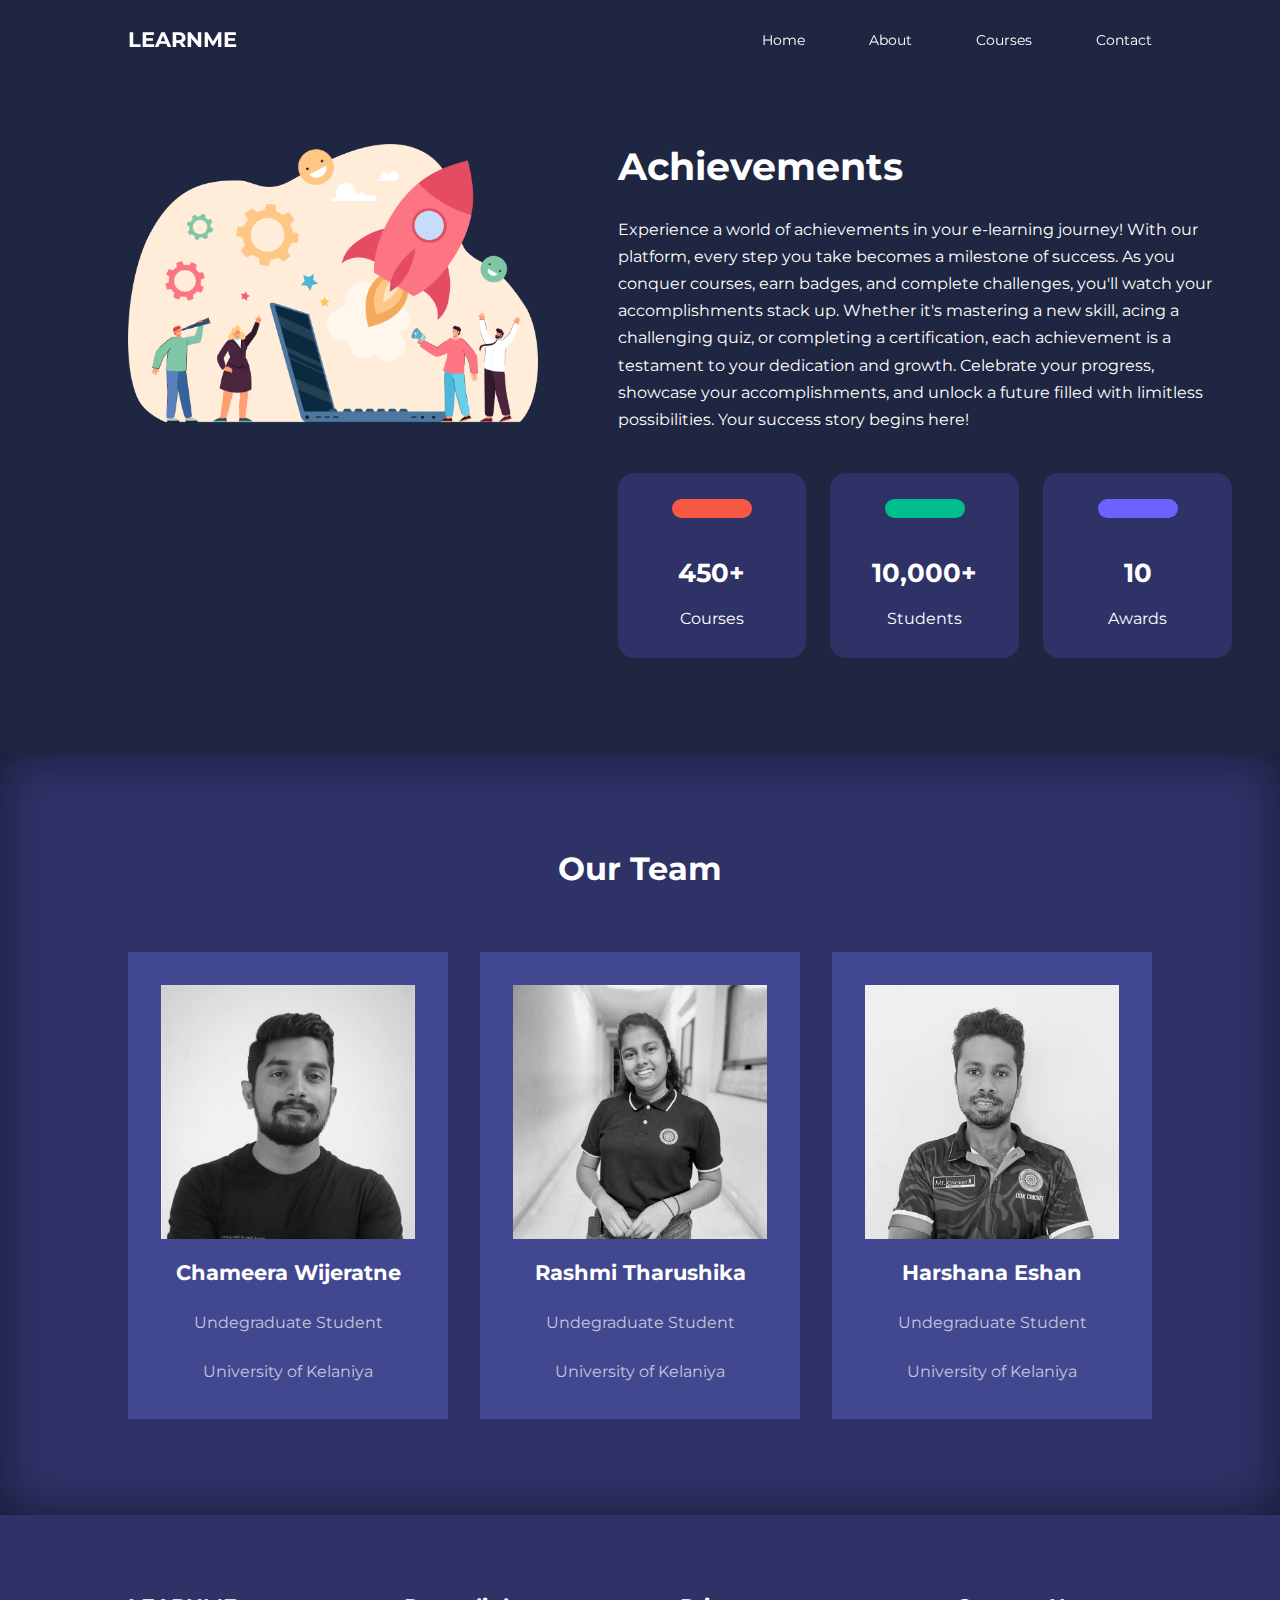
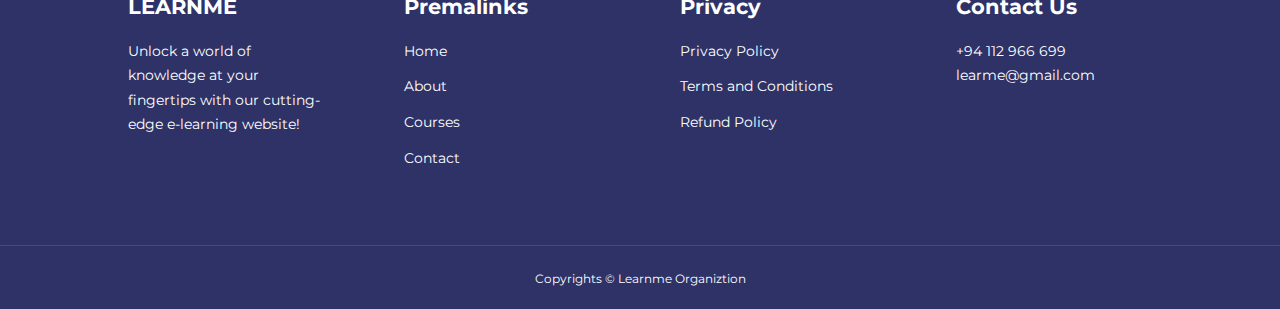
<file: Web Project/about.html>
<!DOCTYPE html>
<html lang="en">
  <head>
    <meta charset="UTF-8" />
    <meta name="viewport" content="width=device-width, initial-scale=1.0" />
    <title>Learnme Education Website</title>

    <!--ICONSCOUT Icons-->
    <link
      rel="stylesheet"
      href="https://unicons.iconscout.com/release/v4.0.8/css/line.css"
    />

    <!--Google Fonts-->
    <link rel="preconnect" href="https://fonts.googleapis.com" />
    <link rel="preconnect" href="https://fonts.gstatic.com" crossorigin />
    <link
      href="https://fonts.googleapis.com/css2?family=Kanit:wght@300&family=Montserrat:wght@300;400;500;600;700;800;900&family=Outfit:wght@100;200;400;500;700;800;900&display=swap"
      rel="stylesheet"
    />

    <link rel="stylesheet" href="./css/style.css" />
    <link rel="stylesheet" href="./css/about.css" />
  </head>
  <body>
    <nav>
      <div class="container nav_container">
        <a href="index.html"><h4>LEARNME</h4></a>
        <ul class="nav_menu">
          <li><a href="index.html">Home</a></li>
          <li><a href="about.html">About</a></li>
          <li><a href="login.html">Courses</a></li>
          <li><a href="contact.html">Contact</a></li>
        </ul>
        <button id="open-menu-btn"><i class="uil uil-bars"></i></button>
        <button id="close-menu-btn"><i class="uil uil-multiply"></i></button>
      </div>
    </nav>

    <section class="about_achievements">
      <div class="container about_achievements-container">
        <div class="about_achievements-left">
          <img src="./images/about_achievements.png" alt="" />
        </div>

        <div class="about_achievements-right">
          <h1>Achievements</h1>
          <p>
            Experience a world of achievements in your e-learning journey! With
            our platform, every step you take becomes a milestone of success. As
            you conquer courses, earn badges, and complete challenges, you'll
            watch your accomplishments stack up. Whether it's mastering a new
            skill, acing a challenging quiz, or completing a certification, each
            achievement is a testament to your dedication and growth. Celebrate
            your progress, showcase your accomplishments, and unlock a future
            filled with limitless possibilities. Your success story begins here!
          </p>

          <div class="achievements_cards">
            <article class="achievements_card">
              <span class="achievements_icon">
                <i class="uil uil-video"></i>
              </span>
              <h3>450+</h3>
              <p>Courses</p>
            </article>

            <article class="achievements_card">
              <span class="achievements_icon">
                <i class="uil uil-users-alt"></i>
              </span>
              <h3>10,000+</h3>
              <p>Students</p>
            </article>

            <article class="achievements_card">
              <span class="achievements_icon">
                <i class="uil uil-trophy"></i>
              </span>
              <h3>10</h3>
              <p>Awards</p>
            </article>
          </div>
        </div>
      </div>
    </section>

    <section class="team">
      <h2>Our Team</h2>
      <div class="container team_container">
        <article class="team_member">
          <div class="team_member-image">
            <img src="./images/chameera.jpeg" alt="" />
          </div>
          <div class="team_member-info">
            <h4>Chameera Wijeratne</h4>
            <p>Undegraduate Student</p>
            <p>University of Kelaniya</p>
          </div>
          <div class="team_member-socials">
            <a href="https://instagram.com" target="_blank"
              ><i class="uil uil-instagram"></i
            ></a>
            <a href="https://twitter.com" target="_blank"
              ><i class="uil uil-twitter-alt"></i
            ></a>
            <a
              href="https://www.linkedin.com/in/chameera-wijeratne-0621b5222/"
              target="_blank"
              ><i class="uil uil-linkedin-alt"></i
            ></a>
          </div>
        </article>

        <article class="team_member">
          <div class="team_member-image">
            <img src="./images/rashmi.jpeg" alt="" />
          </div>
          <div class="team_member-info">
            <h4>Rashmi Tharushika</h4>
            <p>Undegraduate Student</p>
            <p>University of Kelaniya</p>
          </div>
          <div class="team_member-socials">
            <a href="https://instagram.com" target="_blank"
              ><i class="uil uil-instagram"></i
            ></a>
            <a href="https://twitter.com" target="_blank"
              ><i class="uil uil-twitter-alt"></i
            ></a>
            <a
              href="https://www.linkedin.com/in/rashmi-tharushika-3912a4223/"
              target="_blank"
              ><i class="uil uil-linkedin-alt"></i
            ></a>
          </div>
        </article>

        <article class="team_member">
          <div class="team_member-image">
            <img src="./images/eshan.jpeg" alt="" />
          </div>
          <div class="team_member-info">
            <h4>Harshana Eshan</h4>
            <p>Undegraduate Student</p>
            <p>University of Kelaniya</p>
          </div>
          <div class="team_member-socials">
            <a href="https://instagram.com" target="_blank"
              ><i class="uil uil-instagram"></i
            ></a>
            <a href="https://twitter.com" target="_blank"
              ><i class="uil uil-twitter-alt"></i
            ></a>
            <a
              href="https://www.linkedin.com/in/harshana-eshan/"
              target="_blank"
              ><i class="uil uil-linkedin-alt"></i
            ></a>
          </div>
        </article>
      </div>
    </section>

    <footer class="footer">
      <div class="container footer_container">
        <div class="footer_1">
          <a href="index.html" class="footer_logo"><h4>LEARNME</h4></a>
          <p>
            Unlock a world of knowledge at your fingertips with our cutting-edge
            e-learning website!
          </p>
        </div>

        <div class="footer_2">
          <h4>Premalinks</h4>
          <ul class="premalinks">
            <li><a href="index.html">Home</a></li>
            <li><a href="about.html">About</a></li>
            <li><a href="login.html">Courses</a></li>
            <li><a href="contact.html">Contact</a></li>
          </ul>
        </div>

        <div class="footer_3">
          <h4>Privacy</h4>
          <ul class="privacy">
            <li><a href="#">Privacy Policy</a></li>
            <li><a href="#">Terms and Conditions</a></li>
            <li><a href="#">Refund Policy</a></li>
          </ul>
        </div>

        <div class="footer_4">
          <h4>Contact Us</h4>
          <div>
            <p>+94 112 966 699</p>
            <p>learme@gmail.com</p>
          </div>
          <ul class="footer_socials">
            <li>
              <a href="#"><i class="uil uil-facebook-f"></i></a>
            </li>
            <li>
              <a href="#"><i class="uil uil-instagram-alt"></i></a>
            </li>
            <li>
              <a href="#"><i class="uil uil-twitter"></i></a>
            </li>
            <li>
              <a href="#"><i class="uil uil-linkedin-alt"></i></a>
            </li>
          </ul>
        </div>
      </div>

      <div class="footer_copyrights">
        <small>Copyrights &copy; Learnme Organiztion</small>
      </div>
    </footer>

    <script src="./main.js"></script>
  </body>
</html>
</file>
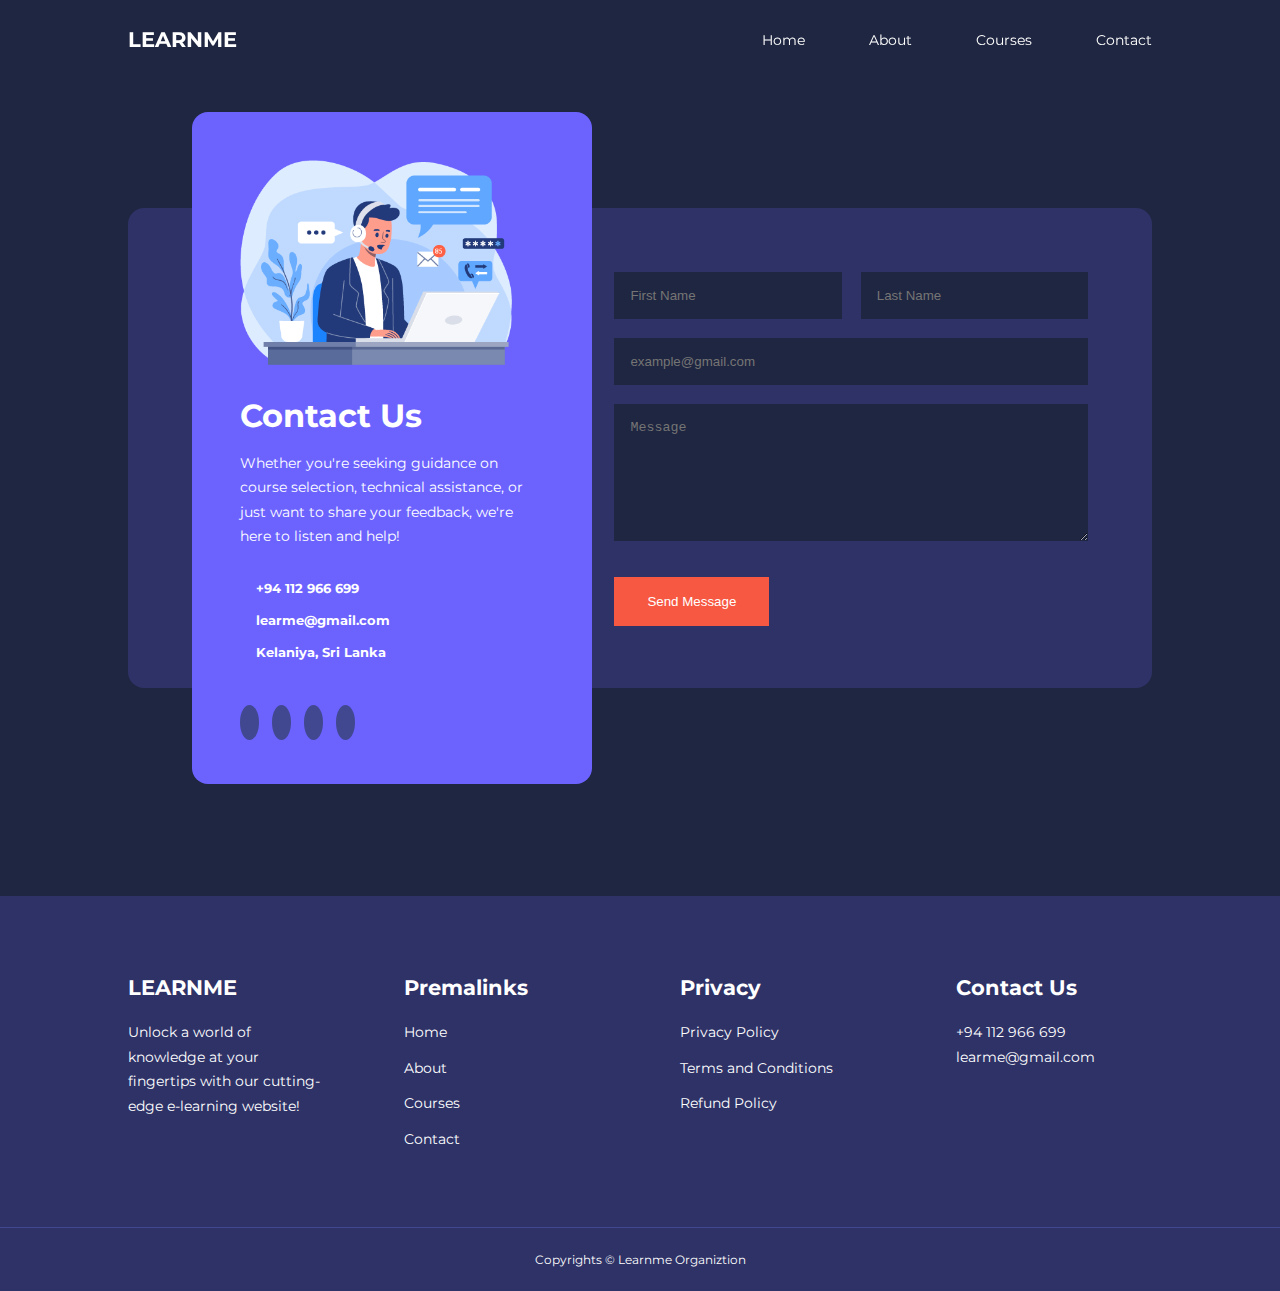
<file: Web Project/contact.html>
<!DOCTYPE html>
<html lang="en">
  <head>
    <meta charset="UTF-8" />
    <meta name="viewport" content="width=device-width, initial-scale=1.0" />
    <title>Learnme Education Website</title>

    <!--ICONSCOUT Icons-->
    <link
      rel="stylesheet"
      href="https://unicons.iconscout.com/release/v4.0.8/css/line.css"
    />

    <!--Google Fonts-->
    <link rel="preconnect" href="https://fonts.googleapis.com" />
    <link rel="preconnect" href="https://fonts.gstatic.com" crossorigin />
    <link
      href="https://fonts.googleapis.com/css2?family=Kanit:wght@300&family=Montserrat:wght@300;400;500;600;700;800;900&family=Outfit:wght@100;200;400;500;700;800;900&display=swap"
      rel="stylesheet"
    />

    <link rel="stylesheet" href="./css/style.css" />
    <link rel="stylesheet" href="./css/contact.css" />
  </head>
  <body>
    <nav>
      <div class="container nav_container">
        <a href="index.html"><h4>LEARNME</h4></a>
        <ul class="nav_menu">
          <li><a href="index.html">Home</a></li>
          <li><a href="about.html">About</a></li>
          <li><a href="login.html">Courses</a></li>
          <li><a href="contact.html">Contact</a></li>
        </ul>
        <button id="open-menu-btn"><i class="uil uil-bars"></i></button>
        <button id="close-menu-btn"><i class="uil uil-multiply"></i></button>
      </div>
    </nav>

    <section class="contact">
      <div class="container contact_container">
        <aside class="contact_aside">
          <div class="aside_image">
            <img src="./images/contact.png" alt="" />
          </div>
          <h2>Contact Us</h2>
          <p>
            Whether you're seeking guidance on course selection, technical
            assistance, or just want to share your feedback, we're here to
            listen and help!
          </p>
          <ul class="contact_details">
            <li>
              <i class="uil uil-phone-times"></i>
              <h5>+94 112 966 699</h5>
            </li>
            <li>
              <i class="uil uil-envelope"></i>
              <h5>learme@gmail.com</h5>
            </li>
            <li>
              <i class="uil uil-location-point"></i>
              <h5>Kelaniya, Sri Lanka</h5>
            </li>
          </ul>

          <ul class="contact_socials">
            <li>
              <a href="#"><i class="uil uil-facebook-f"></i></a>
            </li>
            <li>
              <a href="#"><i class="uil uil-instagram-alt"></i></a>
            </li>
            <li>
              <a href="#"><i class="uil uil-twitter"></i></a>
            </li>
            <li>
              <a href="#"><i class="uil uil-linkedin-alt"></i></a>
            </li>
          </ul>
        </aside>

        <form
          action="mailto:harshanaeshan.info@gmail.com"
          method="POST"
          class="contact_form"
        >
          <div class="form_name">
            <input
              type="text"
              name="First Name"
              placeholder="First Name"
              required
            />
            <input
              type="text"
              name="Last Name"
              placeholder="Last Name"
              required
            />
          </div>
          <input
            type="email"
            name="Email Address"
            placeholder="example@gmail.com"
            required
          />
          <textarea
            name="Message"
            placeholder="Message"
            rows="7"
            required
          ></textarea>
          <button type="submit" class="btn btn-primary">Send Message</button>
        </form>
      </div>
    </section>

    <footer class="footer">
      <div class="container footer_container">
        <div class="footer_1">
          <a href="index.html" class="footer_logo"><h4>LEARNME</h4></a>
          <p>
            Unlock a world of knowledge at your fingertips with our cutting-edge
            e-learning website!
          </p>
        </div>

        <div class="footer_2">
          <h4>Premalinks</h4>
          <ul class="premalinks">
            <li><a href="index.html">Home</a></li>
            <li><a href="about.html">About</a></li>
            <li><a href="login.html">Courses</a></li>
            <li><a href="contact.html">Contact</a></li>
          </ul>
        </div>

        <div class="footer_3">
          <h4>Privacy</h4>
          <ul class="privacy">
            <li><a href="#">Privacy Policy</a></li>
            <li><a href="#">Terms and Conditions</a></li>
            <li><a href="#">Refund Policy</a></li>
          </ul>
        </div>

        <div class="footer_4">
          <h4>Contact Us</h4>
          <div>
            <p>+94 112 966 699</p>
            <p>learme@gmail.com</p>
          </div>
          <ul class="footer_socials">
            <li>
              <a href="#"><i class="uil uil-facebook-f"></i></a>
            </li>
            <li>
              <a href="#"><i class="uil uil-instagram-alt"></i></a>
            </li>
            <li>
              <a href="#"><i class="uil uil-twitter"></i></a>
            </li>
            <li>
              <a href="#"><i class="uil uil-linkedin-alt"></i></a>
            </li>
          </ul>
        </div>
      </div>

      <div class="footer_copyrights">
        <small>Copyrights &copy; Learnme Organiztion</small>
      </div>
    </footer>

    <script src="./main.js"></script>
  </body>
</html>
</file>
<file: css/style.css>
* {
  margin: 0;
  padding: 0;
  border: 0;
  outline: 0;
  text-decoration: none;
  list-style: none;
  box-sizing: border-box;
}

:root {
  --color-primary: #6c63ff;
  --color-success: #00bf8e;
  --color-wearing: #f7c94b;
  --color-danger: #f75842;
  --color-danger-varient: rgba(247, 88, 66, 0.4);
  --color-white: #fff;
  --color-light: rgba(255, 255, 255, 0.7);
  --color-black: #000;
  --color-bg: #1f2641;
  --color-bg1: #2e3267;
  --color-bg2: #424890;

  --container-width-lg: 80%;
  --container-width-md: 90%;
  --container-width-sm: 94%;

  --transition: all 400ms ease;
}

body {
  font-family: 'Montserrat', sans-serif;
  line-height: 1.7;
  color: var(--color-white);
  background: var(--color-bg);
}

.container {
  width: var(--container-width-lg);
  margin: 0 auto;
}

section {
  padding: 6rem 0;
}

section h2 {
  text-align: center;
  margin-bottom: 4rem;
}

h1,
h2,
h3,
h4,
h5 {
  line-height: 1.2;
}

h1 {
  font-size: 2.4rem;
}

h2 {
  font-size: 2rem;
}

h3 {
  font-size: 1.6rem;
}

h4 {
  font-size: 1.3rem;
}

a {
  color: var(--color-white);
}

img {
  width: 100%;
  display: block;
  object-fit: cover;
}

.btn {
  display: inline-block;
  background: var(--color-white);
  color: var(--color-black);
  padding: 1rem 2rem;
  border: 1px solid transparent;
  font-weight: 500;
  transition: var(--transition);
}

.btn:hover {
  background: transparent;
  color: var(--color-white);
  border-color: var(--color-white);
}

.btn-primary {
  background: var(--color-danger);
  color: var(--color-white);
}

/*===========Nav Bar==================*/
nav {
  background: transparent;
  width: 100vw;
  height: 5rem;
  position: fixed;
  top: 0;
  z-index: 11;
}

.window-scroll {
  background: var(--color-primary);
  box-shadow: 0 1rem 2rem rgba(0, 0, 0, 0.2);
  transition: var(--transition);
}
.nav_container {
  height: 100%;
  display: flex;
  justify-content: space-between;
  align-items: center;
}

nav button {
  display: none;
}

.nav_menu {
  display: flex;
  align-items: center;
  gap: 4rem;
}

.nav_menu a {
  font-size: 0.9rem;
  transition: var(--transition);
}

.nav_menu a:hover {
  color: var(--color-bg2);
}

/*===========Header==================*/
header {
  position: relative;
  top: 10rem;
  overflow: hidden;
  height: 70vh;
  /* margin-bottom: 5rem; */
}

.header_container {
  display: grid;
  grid-template-columns: 1fr 1fr;
  align-items: center;
  gap: 7rem;
  height: 100%;
  
}

.header_left p {
  margin: 1rem 0 2.4rem;
}

/*==================Categories===================*/
.categories {
  background: var(--color-bg1);
  height: 52rem;
  position: relative;
  margin-top: 12rem;
}

.categories h1 {
  line-height: 1;
  margin-bottom: 3rem;
}

.categories_container {
  display: grid;
  grid-template-columns: 40% 60%;
  gap: 4rem;
}

.categories_left p {
  margin: 1rem 0 3rem;
}

.categories_right {
  display: grid;
  grid-template-columns: repeat(3, 1fr);
  gap: 1.2rem;
  /* position: absolute; */
  margin-top: -3rem;
}

.category {
  background: var(--color-bg2);
  padding: 2rem;
  border-radius: 2rem;
  transition: var(--transition);
}

.category:hover {
  box-shadow: 0 3rem 3rem rgba(0, 0, 0, 0.3);
  z-index: 1;
}

.category:nth-child(2) .category_icon {
  background: var(--color-danger);
}

.category:nth-child(3) .category_icon {
  background: var(--color-success);
}

.category:nth-child(4) .category_icon {
  background: var(--color-wearing);
}

.category:nth-child(5) .category_icon {
  background: var(--color-success);
}

.category_icon {
  background: var(--color-primary);
  padding: 0.7rem;
  border-radius: 0.9rem;
}

.category_icon i {
  font-size: 1.4rem;
}

.category h5 {
  margin: 2rem 0 1rem;
}

.category p {
  font-size: 0.85rem;
}

/*==================Courses===================*/
.courses {
  margin-top: 0rem;
}

.courses_container {
  display: grid;
  grid-template-columns: repeat(3, 1fr);
  gap: 2rem;
}

.course {
  background: var(--color-bg1);
  text-align: center;
  border: 1px solid transparent;
  transition: var(--transition);
}

.course:hover {
  background: transparent;
  border-color: var(--color-primary);
}

.course_info {
  padding: 2rem;
}

.course_info p {
  margin: 1.2rem 0 2rem;
  font-size: 0.9rem;
}

/*==================FAQs===================*/
.faqs {
  background: var(--color-bg1);
  box-shadow: inset 0 0 3rem rgba(0, 0, 0, 0.5);
}

.faqs_container {
  display: grid;
  grid-template-columns: 1fr 1fr;
  gap: 1rem;
}

.faq {
  padding: 2rem;
  display: flex;
  align-items: center;
  gap: 1.4rem;
  height: fit-content;
  background: var(--color-primary);
  cursor: pointer;
}

.faq h4 {
  font-size: 1rem;
  line-height: 2.2;
}

.faq_icon {
  align-self: flex-start;
  font-size: 1.2rem;
}

.faq p {
  margin: 0.8rem;
  display: none;
}

.faq.open p {
  display: block;
}

/*====================Testimonials=========================*/
.testimonials_container {
  overflow-x: hidden;
  position: relative;
  margin-top: 5rem;
  margin-bottom: 5rem;
}

.testimonial {
  padding-top: 2rem;
  padding-bottom: 6rem;
}

.avatar {
  width: 6rem;
  height: 6rem;
  border-radius: 50%;
  overflow: hidden;
  margin: 0 auto 1rem;
  border: 1rem solid var(--color-bg1);
}

.testimonial_info {
  text-align: center;
}

.testimonial_body {
  background: var(--color-primary);
  padding: 2rem;
  margin-top: 3rem;
  position: relative;
}

.testimonial_body::before {
  content: '';
  display: block;
  background: linear-gradient(
    135deg,
    transparent,
    var(--color-primary),
    var(--color-primary),
    var(--color-primary)
  );
  width: 3rem;
  height: 3rem;
  position: absolute;
  left: 47%;
  top: -1.5rem;
  transform: rotate(45deg);
}

/*====================Footer=========================*/
footer {
  background: var(--color-bg1);
  padding-top: 5rem;
  font-size: 0.9rem;
}

.footer_container {
  display: grid;
  grid-template-columns: repeat(4, 1fr);
  gap: 5rem;
}

.footer_container > div h4 {
  margin-bottom: 1.2rem;
}

.footer_1 p {
  margin: 0 0 2rem;
}

footer ul li {
  margin-bottom: 0.7rem;
}

footer ul li a:hover {
  text-decoration: underline;
}

.footer_socials {
  display: flex;
  gap: 1rem;
  font-size: 1.2rem;
  margin-top: 2rem;
}

.footer_copyrights {
  text-align: center;
  margin-top: 4rem;
  padding: 1.2rem 0;
  border-top: 1px solid var(--color-bg2);
}
</file>
<file: docs/css/style.css>
* {
  margin: 0;
  padding: 0;
  border: 0;
  outline: 0;
  text-decoration: none;
  list-style: none;
  box-sizing: border-box;
}

:root {
  --color-primary: #6c63ff;
  --color-success: #00bf8e;
  --color-wearing: #f7c94b;
  --color-danger: #f75842;
  --color-danger-varient: rgba(247, 88, 66, 0.4);
  --color-white: #fff;
  --color-light: rgba(255, 255, 255, 0.7);
  --color-black: #000;
  --color-bg: #1f2641;
  --color-bg1: #2e3267;
  --color-bg2: #424890;

  --container-width-lg: 80%;
  --container-width-md: 90%;
  --container-width-sm: 94%;

  --transition: all 400ms ease;
}

body {
  font-family: 'Montserrat', sans-serif;
  line-height: 1.7;
  color: var(--color-white);
  background: var(--color-bg);
}

.container {
  width: var(--container-width-lg);
  margin: 0 auto;
}

section {
  padding: 6rem 0;
}

section h2 {
  text-align: center;
  margin-bottom: 4rem;
}

h1,
h2,
h3,
h4,
h5 {
  line-height: 1.2;
}

h1 {
  font-size: 2.4rem;
}

h2 {
  font-size: 2rem;
}

h3 {
  font-size: 1.6rem;
}

h4 {
  font-size: 1.3rem;
}

a {
  color: var(--color-white);
}

img {
  width: 100%;
  display: block;
  object-fit: cover;
}

.btn {
  display: inline-block;
  background: var(--color-white);
  color: var(--color-black);
  padding: 1rem 2rem;
  border: 1px solid transparent;
  font-weight: 500;
  transition: var(--transition);
}

.btn:hover {
  background: transparent;
  color: var(--color-white);
  border-color: var(--color-white);
}

.btn-primary {
  background: var(--color-danger);
  color: var(--color-white);
}

/*===========Nav Bar==================*/
nav {
  background: transparent;
  width: 100vw;
  height: 5rem;
  position: fixed;
  top: 0;
  z-index: 11;
}

.window-scroll {
  background: var(--color-primary);
  box-shadow: 0 1rem 2rem rgba(0, 0, 0, 0.2);
  transition: var(--transition);
}
.nav_container {
  height: 100%;
  display: flex;
  justify-content: space-between;
  align-items: center;
}

nav button {
  display: none;
}

.nav_menu {
  display: flex;
  align-items: center;
  gap: 4rem;
}

.nav_menu a {
  font-size: 0.9rem;
  transition: var(--transition);
}

.nav_menu a:hover {
  color: var(--color-bg2);
}

/*===========Header==================*/
header {
  position: relative;
  top: 10rem;
  overflow: hidden;
  height: 70vh;
  /* margin-bottom: 5rem; */
}

.header_container {
  display: grid;
  grid-template-columns: 1fr 1fr;
  align-items: center;
  gap: 7rem;
  height: 100%;
  
}

.header_left p {
  margin: 1rem 0 2.4rem;
}

/*==================Categories===================*/
.categories {
  background: var(--color-bg1);
  height: 52rem;
  position: relative;
  margin-top: 12rem;
}

.categories h1 {
  line-height: 1;
  margin-bottom: 3rem;
}

.categories_container {
  display: grid;
  grid-template-columns: 40% 60%;
  gap: 4rem;
}

.categories_left p {
  margin: 1rem 0 3rem;
}

.categories_right {
  display: grid;
  grid-template-columns: repeat(3, 1fr);
  gap: 1.2rem;
  /* position: absolute; */
  margin-top: -3rem;
}

.category {
  background: var(--color-bg2);
  padding: 2rem;
  border-radius: 2rem;
  transition: var(--transition);
}

.category:hover {
  box-shadow: 0 3rem 3rem rgba(0, 0, 0, 0.3);
  z-index: 1;
}

.category:nth-child(2) .category_icon {
  background: var(--color-danger);
}

.category:nth-child(3) .category_icon {
  background: var(--color-success);
}

.category:nth-child(4) .category_icon {
  background: var(--color-wearing);
}

.category:nth-child(5) .category_icon {
  background: var(--color-success);
}

.category_icon {
  background: var(--color-primary);
  padding: 0.7rem;
  border-radius: 0.9rem;
}

.category_icon i {
  font-size: 1.4rem;
}

.category h5 {
  margin: 2rem 0 1rem;
}

.category p {
  font-size: 0.85rem;
}

/*==================Courses===================*/
.courses {
  margin-top: 0rem;
}

.courses_container {
  display: grid;
  grid-template-columns: repeat(3, 1fr);
  gap: 2rem;
}

.course {
  background: var(--color-bg1);
  text-align: center;
  border: 1px solid transparent;
  transition: var(--transition);
}

.course:hover {
  background: transparent;
  border-color: var(--color-primary);
}

.course_info {
  padding: 2rem;
}

.course_info p {
  margin: 1.2rem 0 2rem;
  font-size: 0.9rem;
}

/*==================FAQs===================*/
.faqs {
  background: var(--color-bg1);
  box-shadow: inset 0 0 3rem rgba(0, 0, 0, 0.5);
}

.faqs_container {
  display: grid;
  grid-template-columns: 1fr 1fr;
  gap: 1rem;
}

.faq {
  padding: 2rem;
  display: flex;
  align-items: center;
  gap: 1.4rem;
  height: fit-content;
  background: var(--color-primary);
  cursor: pointer;
}

.faq h4 {
  font-size: 1rem;
  line-height: 2.2;
}

.faq_icon {
  align-self: flex-start;
  font-size: 1.2rem;
}

.faq p {
  margin: 0.8rem;
  display: none;
}

.faq.open p {
  display: block;
}

/*====================Testimonials=========================*/
.testimonials_container {
  overflow-x: hidden;
  position: relative;
  margin-top: 5rem;
  margin-bottom: 5rem;
}

.testimonial {
  padding-top: 2rem;
  padding-bottom: 6rem;
}

.avatar {
  width: 6rem;
  height: 6rem;
  border-radius: 50%;
  overflow: hidden;
  margin: 0 auto 1rem;
  border: 1rem solid var(--color-bg1);
}

.testimonial_info {
  text-align: center;
}

.testimonial_body {
  background: var(--color-primary);
  padding: 2rem;
  margin-top: 3rem;
  position: relative;
}

.testimonial_body::before {
  content: '';
  display: block;
  background: linear-gradient(
    135deg,
    transparent,
    var(--color-primary),
    var(--color-primary),
    var(--color-primary)
  );
  width: 3rem;
  height: 3rem;
  position: absolute;
  left: 47%;
  top: -1.5rem;
  transform: rotate(45deg);
}

/*====================Footer=========================*/
footer {
  background: var(--color-bg1);
  padding-top: 5rem;
  font-size: 0.9rem;
}

.footer_container {
  display: grid;
  grid-template-columns: repeat(4, 1fr);
  gap: 5rem;
}

.footer_container > div h4 {
  margin-bottom: 1.2rem;
}

.footer_1 p {
  margin: 0 0 2rem;
}

footer ul li {
  margin-bottom: 0.7rem;
}

footer ul li a:hover {
  text-decoration: underline;
}

.footer_socials {
  display: flex;
  gap: 1rem;
  font-size: 1.2rem;
  margin-top: 2rem;
}

.footer_copyrights {
  text-align: center;
  margin-top: 4rem;
  padding: 1.2rem 0;
  border-top: 1px solid var(--color-bg2);
}
</file>
<file: Web Project/css/style.css>
* {
  margin: 0;
  padding: 0;
  border: 0;
  outline: 0;
  text-decoration: none;
  list-style: none;
  box-sizing: border-box;
}

:root {
  --color-primary: #6c63ff;
  --color-success: #00bf8e;
  --color-wearing: #f7c94b;
  --color-danger: #f75842;
  --color-danger-varient: rgba(247, 88, 66, 0.4);
  --color-white: #fff;
  --color-light: rgba(255, 255, 255, 0.7);
  --color-black: #000;
  --color-bg: #1f2641;
  --color-bg1: #2e3267;
  --color-bg2: #424890;

  --container-width-lg: 80%;
  --container-width-md: 90%;
  --container-width-sm: 94%;

  --transition: all 400ms ease;
}

body {
  font-family: 'Montserrat', sans-serif;
  line-height: 1.7;
  color: var(--color-white);
  background: var(--color-bg);
}

.container {
  width: var(--container-width-lg);
  margin: 0 auto;
}

section {
  padding: 6rem 0;
}

section h2 {
  text-align: center;
  margin-bottom: 4rem;
}

h1,
h2,
h3,
h4,
h5 {
  line-height: 1.2;
}

h1 {
  font-size: 2.4rem;
}

h2 {
  font-size: 2rem;
}

h3 {
  font-size: 1.6rem;
}

h4 {
  font-size: 1.3rem;
}

a {
  color: var(--color-white);
}

img {
  width: 100%;
  display: block;
  object-fit: cover;
}

.btn {
  display: inline-block;
  background: var(--color-white);
  color: var(--color-black);
  padding: 1rem 2rem;
  border: 1px solid transparent;
  font-weight: 500;
  transition: var(--transition);
}

.btn:hover {
  background: transparent;
  color: var(--color-white);
  border-color: var(--color-white);
}

.btn-primary {
  background: var(--color-danger);
  color: var(--color-white);
}

/*===========Nav Bar==================*/
nav {
  background: transparent;
  width: 100vw;
  height: 5rem;
  position: fixed;
  top: 0;
  z-index: 11;
}

.window-scroll {
  background: var(--color-primary);
  box-shadow: 0 1rem 2rem rgba(0, 0, 0, 0.2);
  transition: var(--transition);
}
.nav_container {
  height: 100%;
  display: flex;
  justify-content: space-between;
  align-items: center;
}

nav button {
  display: none;
}

.nav_menu {
  display: flex;
  align-items: center;
  gap: 4rem;
}

.nav_menu a {
  font-size: 0.9rem;
  transition: var(--transition);
}

.nav_menu a:hover {
  color: var(--color-bg2);
}

/*===========Header==================*/
header {
  position: relative;
  top: 5rem;
  overflow: hidden;
  height: 70vh;
  margin-bottom: 5rem;
}

.header_container {
  display: grid;
  grid-template-columns: 1fr 1fr;
  align-items: center;
  gap: 7rem;
  height: 100%;
}

.header_left p {
  margin: 1rem 0 2.4rem;
}

/*==================Categories===================*/
.categories {
  background: var(--color-bg1);
  height: 29rem;
}

.categories h1 {
  line-height: 1;
  margin-bottom: 3rem;
}

.categories_container {
  display: grid;
  grid-template-columns: 40% 60%;
  gap: 4rem;
}

.categories_left p {
  margin: 1rem 0 3rem;
}

.categories_right {
  display: grid;
  grid-template-columns: repeat(3, 1fr);
  gap: 1.2rem;
}

.category {
  background: var(--color-bg2);
  padding: 2rem;
  border-radius: 2rem;
  transition: var(--transition);
}

.category:hover {
  box-shadow: 0 3rem 3rem rgba(0, 0, 0, 0.3);
  z-index: 1;
}

.category:nth-child(2) .category_icon {
  background: var(--color-danger);
}

.category:nth-child(3) .category_icon {
  background: var(--color-success);
}

.category:nth-child(4) .category_icon {
  background: var(--color-wearing);
}

.category:nth-child(5) .category_icon {
  background: var(--color-success);
}

.category_icon {
  background: var(--color-primary);
  padding: 0.7rem;
  border-radius: 0.9rem;
}

.category_icon i {
  font-size: 1.4rem;
}

.category h5 {
  margin: 2rem 0 1rem;
}

.category p {
  font-size: 0.85rem;
}

/*==================Courses===================*/
.courses {
  margin-top: 20rem;
}

.courses_container {
  display: grid;
  grid-template-columns: repeat(3, 1fr);
  gap: 2rem;
}

.course {
  background: var(--color-bg1);
  text-align: center;
  border: 1px solid transparent;
  transition: var(--transition);
}

.course:hover {
  background: transparent;
  border-color: var(--color-primary);
}

.course_info {
  padding: 2rem;
}

.course_info p {
  margin: 1.2rem 0 2rem;
  font-size: 0.9rem;
}

/*==================FAQs===================*/
.faqs {
  background: var(--color-bg1);
  box-shadow: inset 0 0 3rem rgba(0, 0, 0, 0.5);
}

.faqs_container {
  display: grid;
  grid-template-columns: 1fr 1fr;
  gap: 1rem;
}

.faq {
  padding: 2rem;
  display: flex;
  align-items: center;
  gap: 1.4rem;
  height: fit-content;
  background: var(--color-primary);
  cursor: pointer;
}

.faq h4 {
  font-size: 1rem;
  line-height: 2.2;
}

.faq_icon {
  align-self: flex-start;
  font-size: 1.2rem;
}

.faq p {
  margin: 0.8rem;
  display: none;
}

.faq.open p {
  display: block;
}

/*====================Testimonials=========================*/
.testimonials_container {
  overflow-x: hidden;
  position: relative;
  margin-top: 5rem;
  margin-bottom: 5rem;
}

.testimonial {
  padding-top: 2rem;
  padding-bottom: 6rem;
}

.avatar {
  width: 6rem;
  height: 6rem;
  border-radius: 50%;
  overflow: hidden;
  margin: 0 auto 1rem;
  border: 1rem solid var(--color-bg1);
}

.testimonial_info {
  text-align: center;
}

.testimonial_body {
  background: var(--color-primary);
  padding: 2rem;
  margin-top: 3rem;
  position: relative;
}

.testimonial_body::before {
  content: '';
  display: block;
  background: linear-gradient(
    135deg,
    transparent,
    var(--color-primary),
    var(--color-primary),
    var(--color-primary)
  );
  width: 3rem;
  height: 3rem;
  position: absolute;
  left: 47%;
  top: -1.5rem;
  transform: rotate(45deg);
}

/*====================Footer=========================*/
footer {
  background: var(--color-bg1);
  padding-top: 5rem;
  font-size: 0.9rem;
}

.footer_container {
  display: grid;
  grid-template-columns: repeat(4, 1fr);
  gap: 5rem;
}

.footer_container > div h4 {
  margin-bottom: 1.2rem;
}

.footer_1 p {
  margin: 0 0 2rem;
}

footer ul li {
  margin-bottom: 0.7rem;
}

footer ul li a:hover {
  text-decoration: underline;
}

.footer_socials {
  display: flex;
  gap: 1rem;
  font-size: 1.2rem;
  margin-top: 2rem;
}

.footer_copyrights {
  text-align: center;
  margin-top: 4rem;
  padding: 1.2rem 0;
  border-top: 1px solid var(--color-bg2);
}
</file>
<file: css/about.css>
.about_achievements {
  margin-top: 3rem;
}

.about_achievements-container {
  display: grid;
  grid-template-columns: 40% 60%;
  gap: 5rem;
}

.about_achievements-right > p {
  margin: 1.6rem 0 2.5rem;
}

.achievements_cards {
  display: grid;
  grid-template-columns: repeat(3, 1fr);
  gap: 1.5rem;
}

.achievements_card {
  background: var(--color-bg1);
  padding: 1.6rem;
  border-radius: 1rem;
  text-align: center;
  transition: var(--transition);
}

.achievements_card:hover {
  background: var(--color-bg2);
  box-shadow: 0 3rem 3rem rgba(0, 0, 0, 0.3);
}

.achievements_icon {
  background: var(--color-danger);
  padding: 0.6rem;
  border-radius: 1rem;
  display: inline-block;
  margin-bottom: 2rem;
  font-size: 2rem;
  width: 5rem;
}

.achievements_card:nth-child(2) .achievements_icon {
  background: var(--color-success);
}

.achievements_card:nth-child(3) .achievements_icon {
  background: var(--color-primary);
}

.achievements_card p {
  margin-top: 1rem;
}

/*====================TEAM=========================*/
.team {
  background: var(--color-bg1);
  box-shadow: inset 0 0 3rem rgba(0, 0, 0, 0.5);
}

.team_container {
  display: grid;
  grid-template-columns: repeat(3, 1fr);
  gap: 2rem;
}

.team_member {
  background: var(--color-bg2);
  padding: 2rem;
  border: 1px solid transparent;
  transition: var(--transition);
  position: relative;
  overflow: hidden;
}

.team_member:hover {
  background: transparent;
  border-color: var(--color-primary);
}

.team_member-image img {
  filter: saturate(0);
}

.team_member:hover img {
  filter: saturate(1);
}

.team_member-info * {
  text-align: center;
  margin-top: 1.4rem;
}

.team_member-info p {
  color: var(--color-light);
}

.team_member-socials {
  position: absolute;
  top: 50%;
  transform: translateY(-50%);
  right: -100%;
  display: flex;
  flex-direction: column;
  background: var(--color-primary);
  border-radius: 1rem 0 0 1rem;
  box-shadow: -2rem 0 2rem rgba(0, 0, 0, 0.3);
  transition: var(--transition);
}

.team_member:hover .team_member-socials {
  right: 0;
}

.team_member-socials a {
  padding: 1rem;
}
</file>
<file: css/contact.css>
.contact_container {
  background: var(--color-bg1);
  padding: 4rem;
  display: grid;
  grid-template-columns: 40% 60%;
  gap: 4rem;
  height: 30rem;
  margin: 7rem auto;
  border-radius: 1rem;
}

/*=======ASIDE======*/
.contact_aside {
  background: var(--color-primary);
  padding: 3rem;
  border-radius: 1rem;
  position: relative;
  bottom: 10rem;
  width: 25rem;
}

.aside_image {
  width: 17rem;
  margin-bottom: 2rem;
}

.contact_aside h2 {
  text-align: left;
  margin-bottom: 1rem;
}

.contact_aside p {
  font-size: 0.9rem;
  margin-bottom: 2rem;
}

.contact_details li {
  display: flex;
  gap: 1rem;
  align-items: center;
  margin-bottom: 1rem;
}

.contact_socials {
  display: flex;
  gap: 0.8rem;
  margin-top: 3rem;
}

.contact_socials a {
  background: var(--color-bg2);
  padding: 0.5rem;
  padding-left: 0.6rem;
  padding-right: 0.6rem;
  border-radius: 50%;
  font-size: 1rem;
  transition: var(--transition);
}

.contact_socials a:hover {
  background: transparent;
}

/*=============Contact Form===============*/
.contact_form {
  display: flex;
  flex-direction: column;
  gap: 1.2rem;
  margin-right: 4rem;
}

.form_name {
  display: flex;
  gap: 1.2rem;
}

.contact_form input[type='text'] {
  width: 50%;
}

input,
textarea {
  width: 100%;
  padding: 1rem;
  color: var(--color-white);
  background: var(--color-bg);
}

.contact_form .btn {
  width: max-content;
  margin-top: 1rem;
  cursor: pointer;
}
</file>
<file: css/login.css>
.main-div {
  display: grid;
  grid-template-columns: 40% 60%;
  gap: 5rem;
  overflow: hidden;
}

.right {
  margin-top: 5rem;
}

.left img {
  margin-left: 15rem;
  width: 90%;
}
.login_form {
  display: flex;
  flex-direction: column;
  gap: 1rem;
  margin-right: 4rem;
}

.login_form input[type='text'] {
  width: 60%;
}

.login_form input[type='password'] {
  width: 60%;
}

.login_form .btn {
  width: max-content;
  margin-top: 1rem;
  cursor: pointer;
}

input,
textarea {
  padding: 1rem;
  color: var(--color-white);
  background: var(--color-bg);
}

table {
  font-size: 200%;
  background-color: var(--color-bg1);
  width: 40%;
  text-align: center;
  padding-bottom: 2rem;
  padding-top: 2rem;
  margin-left: 17rem;
  box-shadow: -2rem 0 2rem rgba(0, 0, 0, 0.5);
}

input.log {
  width: 300px;
  height: 40px;
}

h1 {
  color: var(--color-white);
  align-items: center;
  margin: 5rem;
  margin-left: -7rem;
  margin-bottom: 3rem;
  margin-top: 10rem;
}

.text {
  font-size: 20px;
}
a {
  text-decoration: none;
}
</file>
<file: css/register.css>
.main-div {
  display: grid;
  grid-template-columns: 40% 60%;
  gap: 5rem;
  overflow: hidden;
}

.left img {
  margin-left: 15rem;
  width: 90%;
}
.register_form {
  display: flex;
  flex-direction: column;
  gap: 1rem;
  margin-right: 4rem;
}

.register_form input[type='text'] {
  width: 60%;
}

.register_form input[type='password'] {
  width: 60%;
}

.register_form .btn {
  width: max-content;
  margin-top: 1rem;
  cursor: pointer;
}

input,
textarea {
  width: 100%;
  padding: 1rem;
  color: var(--color-white);
  background: var(--color-bg);
}

table {
  font-size: 200%;
  background-color: var(--color-bg1);
  width: 50%;
  text-align: center;
  padding-bottom: 2rem;
  padding-top: 2rem;
  margin-left: 12rem;
  box-shadow: -2rem 0 2rem rgba(0, 0, 0, 0.5);
}

input.log {
  width: 300px;
  height: 40px;
}

h1 {
  color: var(--color-white);
  align-items: center;
  margin: 5rem;
  margin-left: 22rem;
  margin-bottom: 3rem;
  margin-top: 7rem;
}

.text {
  font-size: 20px;
}
a {
  text-decoration: none;
}

message {
  margin: 5px 0;
  width: 100%;
  border-radius: 5px;
  padding: 10px;
  text-align: center;
  background-color: var(--color-bg1);
  color: var(--color-white);
  font-size: 20px;
}
</file>
<file: docs/css/about.css>
.about_achievements {
  margin-top: 3rem;
}

.about_achievements-container {
  display: grid;
  grid-template-columns: 40% 60%;
  gap: 5rem;
}

.about_achievements-right > p {
  margin: 1.6rem 0 2.5rem;
}

.achievements_cards {
  display: grid;
  grid-template-columns: repeat(3, 1fr);
  gap: 1.5rem;
}

.achievements_card {
  background: var(--color-bg1);
  padding: 1.6rem;
  border-radius: 1rem;
  text-align: center;
  transition: var(--transition);
}

.achievements_card:hover {
  background: var(--color-bg2);
  box-shadow: 0 3rem 3rem rgba(0, 0, 0, 0.3);
}

.achievements_icon {
  background: var(--color-danger);
  padding: 0.6rem;
  border-radius: 1rem;
  display: inline-block;
  margin-bottom: 2rem;
  font-size: 2rem;
  width: 5rem;
}

.achievements_card:nth-child(2) .achievements_icon {
  background: var(--color-success);
}

.achievements_card:nth-child(3) .achievements_icon {
  background: var(--color-primary);
}

.achievements_card p {
  margin-top: 1rem;
}

/*====================TEAM=========================*/
.team {
  background: var(--color-bg1);
  box-shadow: inset 0 0 3rem rgba(0, 0, 0, 0.5);
}

.team_container {
  display: grid;
  grid-template-columns: repeat(3, 1fr);
  gap: 2rem;
}

.team_member {
  background: var(--color-bg2);
  padding: 2rem;
  border: 1px solid transparent;
  transition: var(--transition);
  position: relative;
  overflow: hidden;
}

.team_member:hover {
  background: transparent;
  border-color: var(--color-primary);
}

.team_member-image img {
  filter: saturate(0);
}

.team_member:hover img {
  filter: saturate(1);
}

.team_member-info * {
  text-align: center;
  margin-top: 1.4rem;
}

.team_member-info p {
  color: var(--color-light);
}

.team_member-socials {
  position: absolute;
  top: 50%;
  transform: translateY(-50%);
  right: -100%;
  display: flex;
  flex-direction: column;
  background: var(--color-primary);
  border-radius: 1rem 0 0 1rem;
  box-shadow: -2rem 0 2rem rgba(0, 0, 0, 0.3);
  transition: var(--transition);
}

.team_member:hover .team_member-socials {
  right: 0;
}

.team_member-socials a {
  padding: 1rem;
}
</file>
<file: docs/css/contact.css>
.contact_container {
  background: var(--color-bg1);
  padding: 4rem;
  display: grid;
  grid-template-columns: 40% 60%;
  gap: 4rem;
  height: 30rem;
  margin: 7rem auto;
  border-radius: 1rem;
}

/*=======ASIDE======*/
.contact_aside {
  background: var(--color-primary);
  padding: 3rem;
  border-radius: 1rem;
  position: relative;
  bottom: 10rem;
  width: 25rem;
}

.aside_image {
  width: 17rem;
  margin-bottom: 2rem;
}

.contact_aside h2 {
  text-align: left;
  margin-bottom: 1rem;
}

.contact_aside p {
  font-size: 0.9rem;
  margin-bottom: 2rem;
}

.contact_details li {
  display: flex;
  gap: 1rem;
  align-items: center;
  margin-bottom: 1rem;
}

.contact_socials {
  display: flex;
  gap: 0.8rem;
  margin-top: 3rem;
}

.contact_socials a {
  background: var(--color-bg2);
  padding: 0.5rem;
  padding-left: 0.6rem;
  padding-right: 0.6rem;
  border-radius: 50%;
  font-size: 1rem;
  transition: var(--transition);
}

.contact_socials a:hover {
  background: transparent;
}

/*=============Contact Form===============*/
.contact_form {
  display: flex;
  flex-direction: column;
  gap: 1.2rem;
  margin-right: 4rem;
}

.form_name {
  display: flex;
  gap: 1.2rem;
}

.contact_form input[type='text'] {
  width: 50%;
}

input,
textarea {
  width: 100%;
  padding: 1rem;
  color: var(--color-white);
  background: var(--color-bg);
}

.contact_form .btn {
  width: max-content;
  margin-top: 1rem;
  cursor: pointer;
}
</file>
<file: docs/css/login.css>
.main-div {
  display: grid;
  grid-template-columns: 40% 60%;
  gap: 5rem;
  overflow: hidden;
}

.right {
  margin-top: 5rem;
}

.left img {
  margin-left: 15rem;
  width: 90%;
}
.login_form {
  display: flex;
  flex-direction: column;
  gap: 1rem;
  margin-right: 4rem;
}

.login_form input[type='text'] {
  width: 60%;
}

.login_form input[type='password'] {
  width: 60%;
}

.login_form .btn {
  width: max-content;
  margin-top: 1rem;
  cursor: pointer;
}

input,
textarea {
  padding: 1rem;
  color: var(--color-white);
  background: var(--color-bg);
}

table {
  font-size: 200%;
  background-color: var(--color-bg1);
  width: 40%;
  text-align: center;
  padding-bottom: 2rem;
  padding-top: 2rem;
  margin-left: 17rem;
  box-shadow: -2rem 0 2rem rgba(0, 0, 0, 0.5);
}

input.log {
  width: 300px;
  height: 40px;
}

h1 {
  color: var(--color-white);
  align-items: center;
  margin: 5rem;
  margin-left: -7rem;
  margin-bottom: 3rem;
  margin-top: 10rem;
}

.text {
  font-size: 20px;
}
a {
  text-decoration: none;
}
</file>
<file: docs/css/register.css>
.main-div {
  display: grid;
  grid-template-columns: 40% 60%;
  gap: 5rem;
  overflow: hidden;
}

.left img {
  margin-left: 15rem;
  width: 90%;
}
.register_form {
  display: flex;
  flex-direction: column;
  gap: 1rem;
  margin-right: 4rem;
}

.register_form input[type='text'] {
  width: 60%;
}

.register_form input[type='password'] {
  width: 60%;
}

.register_form .btn {
  width: max-content;
  margin-top: 1rem;
  cursor: pointer;
}

input,
textarea {
  width: 100%;
  padding: 1rem;
  color: var(--color-white);
  background: var(--color-bg);
}

table {
  font-size: 200%;
  background-color: var(--color-bg1);
  width: 50%;
  text-align: center;
  padding-bottom: 2rem;
  padding-top: 2rem;
  margin-left: 12rem;
  box-shadow: -2rem 0 2rem rgba(0, 0, 0, 0.5);
}

input.log {
  width: 300px;
  height: 40px;
}

h1 {
  color: var(--color-white);
  align-items: center;
  margin: 5rem;
  margin-left: 22rem;
  margin-bottom: 3rem;
  margin-top: 7rem;
}

.text {
  font-size: 20px;
}
a {
  text-decoration: none;
}

message {
  margin: 5px 0;
  width: 100%;
  border-radius: 5px;
  padding: 10px;
  text-align: center;
  background-color: var(--color-bg1);
  color: var(--color-white);
  font-size: 20px;
}
</file>
<file: Web Project/css/about.css>
.about_achievements {
  margin-top: 3rem;
}

.about_achievements-container {
  display: grid;
  grid-template-columns: 40% 60%;
  gap: 5rem;
}

.about_achievements-right > p {
  margin: 1.6rem 0 2.5rem;
}

.achievements_cards {
  display: grid;
  grid-template-columns: repeat(3, 1fr);
  gap: 1.5rem;
}

.achievements_card {
  background: var(--color-bg1);
  padding: 1.6rem;
  border-radius: 1rem;
  text-align: center;
  transition: var(--transition);
}

.achievements_card:hover {
  background: var(--color-bg2);
  box-shadow: 0 3rem 3rem rgba(0, 0, 0, 0.3);
}

.achievements_icon {
  background: var(--color-danger);
  padding: 0.6rem;
  border-radius: 1rem;
  display: inline-block;
  margin-bottom: 2rem;
  font-size: 2rem;
  width: 5rem;
}

.achievements_card:nth-child(2) .achievements_icon {
  background: var(--color-success);
}

.achievements_card:nth-child(3) .achievements_icon {
  background: var(--color-primary);
}

.achievements_card p {
  margin-top: 1rem;
}

/*====================TEAM=========================*/
.team {
  background: var(--color-bg1);
  box-shadow: inset 0 0 3rem rgba(0, 0, 0, 0.5);
}

.team_container {
  display: grid;
  grid-template-columns: repeat(3, 1fr);
  gap: 2rem;
}

.team_member {
  background: var(--color-bg2);
  padding: 2rem;
  border: 1px solid transparent;
  transition: var(--transition);
  position: relative;
  overflow: hidden;
}

.team_member:hover {
  background: transparent;
  border-color: var(--color-primary);
}

.team_member-image img {
  filter: saturate(0);
}

.team_member:hover img {
  filter: saturate(1);
}

.team_member-info * {
  text-align: center;
  margin-top: 1.4rem;
}

.team_member-info p {
  color: var(--color-light);
}

.team_member-socials {
  position: absolute;
  top: 50%;
  transform: translateY(-50%);
  right: -100%;
  display: flex;
  flex-direction: column;
  background: var(--color-primary);
  border-radius: 1rem 0 0 1rem;
  box-shadow: -2rem 0 2rem rgba(0, 0, 0, 0.3);
  transition: var(--transition);
}

.team_member:hover .team_member-socials {
  right: 0;
}

.team_member-socials a {
  padding: 1rem;
}
</file>
<file: Web Project/css/contact.css>
.contact_container {
  background: var(--color-bg1);
  padding: 4rem;
  display: grid;
  grid-template-columns: 40% 60%;
  gap: 4rem;
  height: 30rem;
  margin: 7rem auto;
  border-radius: 1rem;
}

/*=======ASIDE======*/
.contact_aside {
  background: var(--color-primary);
  padding: 3rem;
  border-radius: 1rem;
  position: relative;
  bottom: 10rem;
  width: 25rem;
}

.aside_image {
  width: 17rem;
  margin-bottom: 2rem;
}

.contact_aside h2 {
  text-align: left;
  margin-bottom: 1rem;
}

.contact_aside p {
  font-size: 0.9rem;
  margin-bottom: 2rem;
}

.contact_details li {
  display: flex;
  gap: 1rem;
  align-items: center;
  margin-bottom: 1rem;
}

.contact_socials {
  display: flex;
  gap: 0.8rem;
  margin-top: 3rem;
}

.contact_socials a {
  background: var(--color-bg2);
  padding: 0.5rem;
  padding-left: 0.6rem;
  padding-right: 0.6rem;
  border-radius: 50%;
  font-size: 1rem;
  transition: var(--transition);
}

.contact_socials a:hover {
  background: transparent;
}

/*=============Contact Form===============*/
.contact_form {
  display: flex;
  flex-direction: column;
  gap: 1.2rem;
  margin-right: 4rem;
}

.form_name {
  display: flex;
  gap: 1.2rem;
}

.contact_form input[type='text'] {
  width: 50%;
}

input,
textarea {
  width: 100%;
  padding: 1rem;
  color: var(--color-white);
  background: var(--color-bg);
}

.contact_form .btn {
  width: max-content;
  margin-top: 1rem;
  cursor: pointer;
}
</file>
